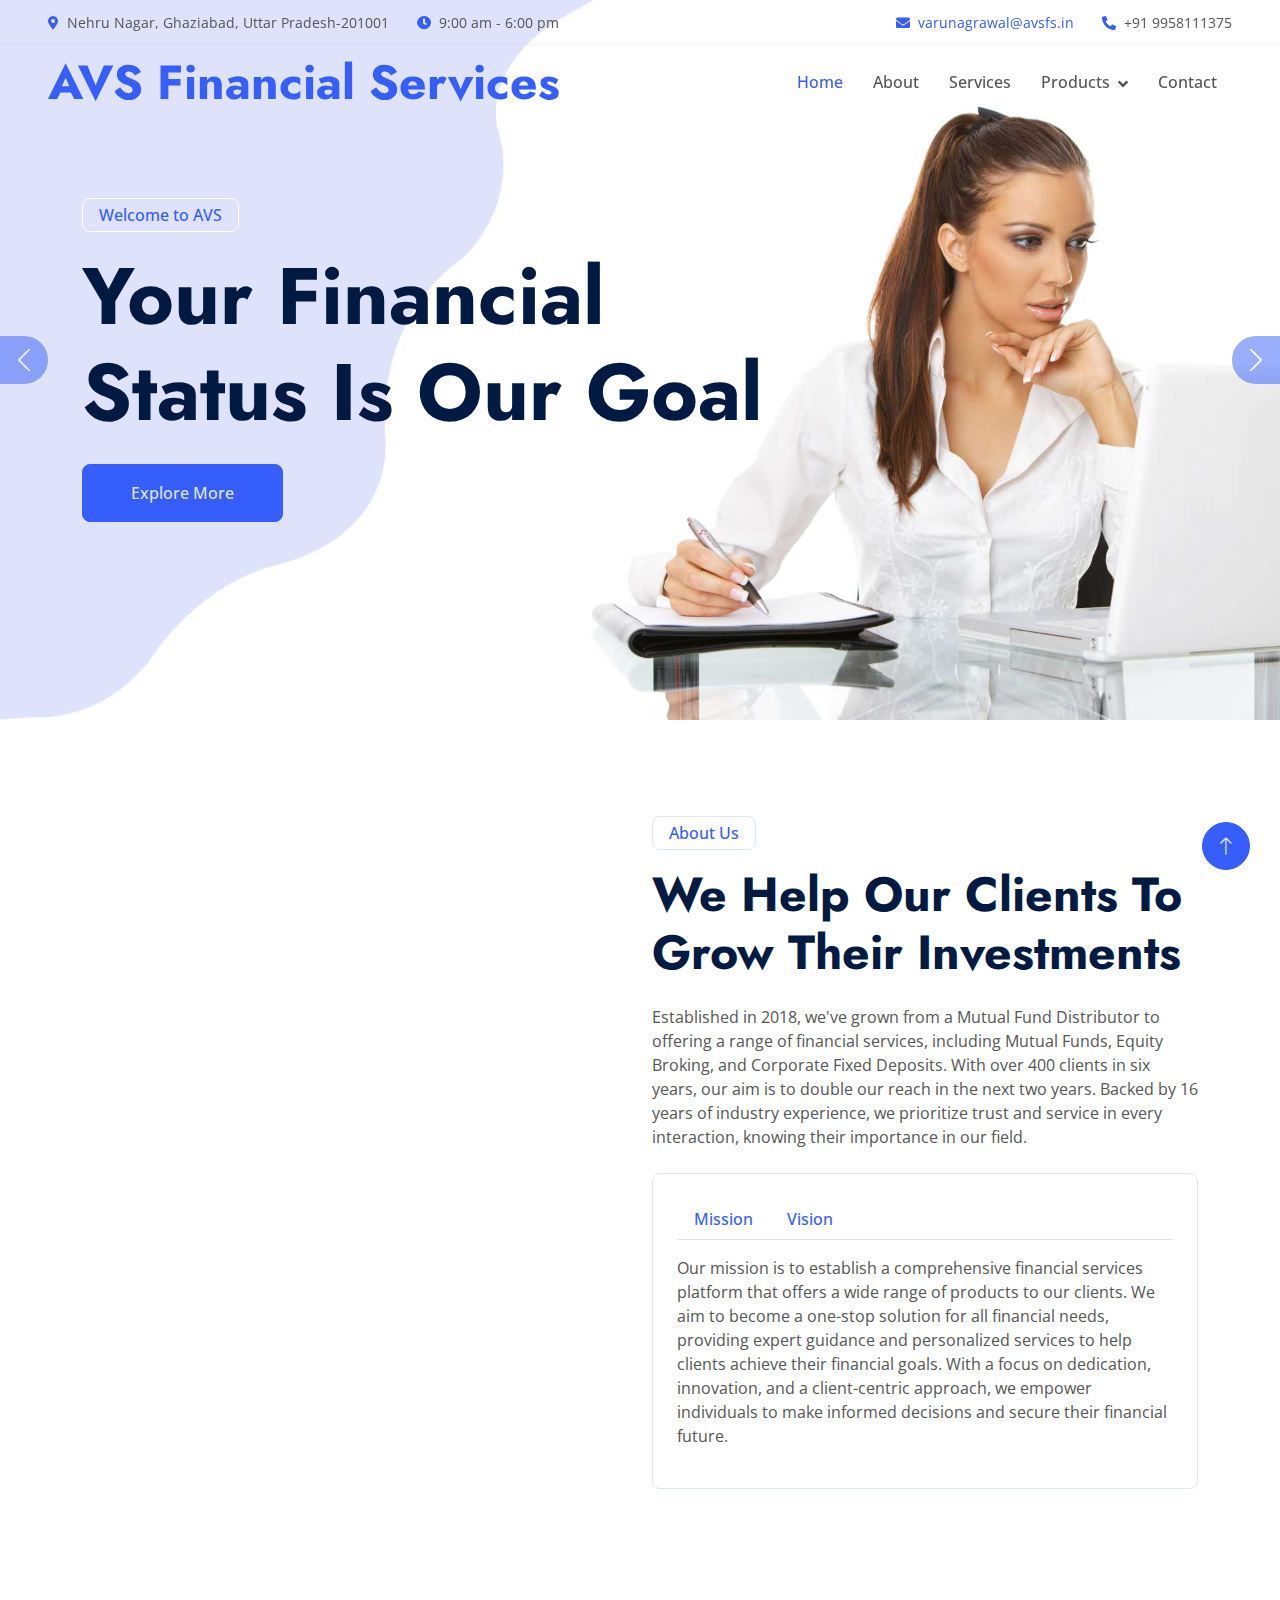
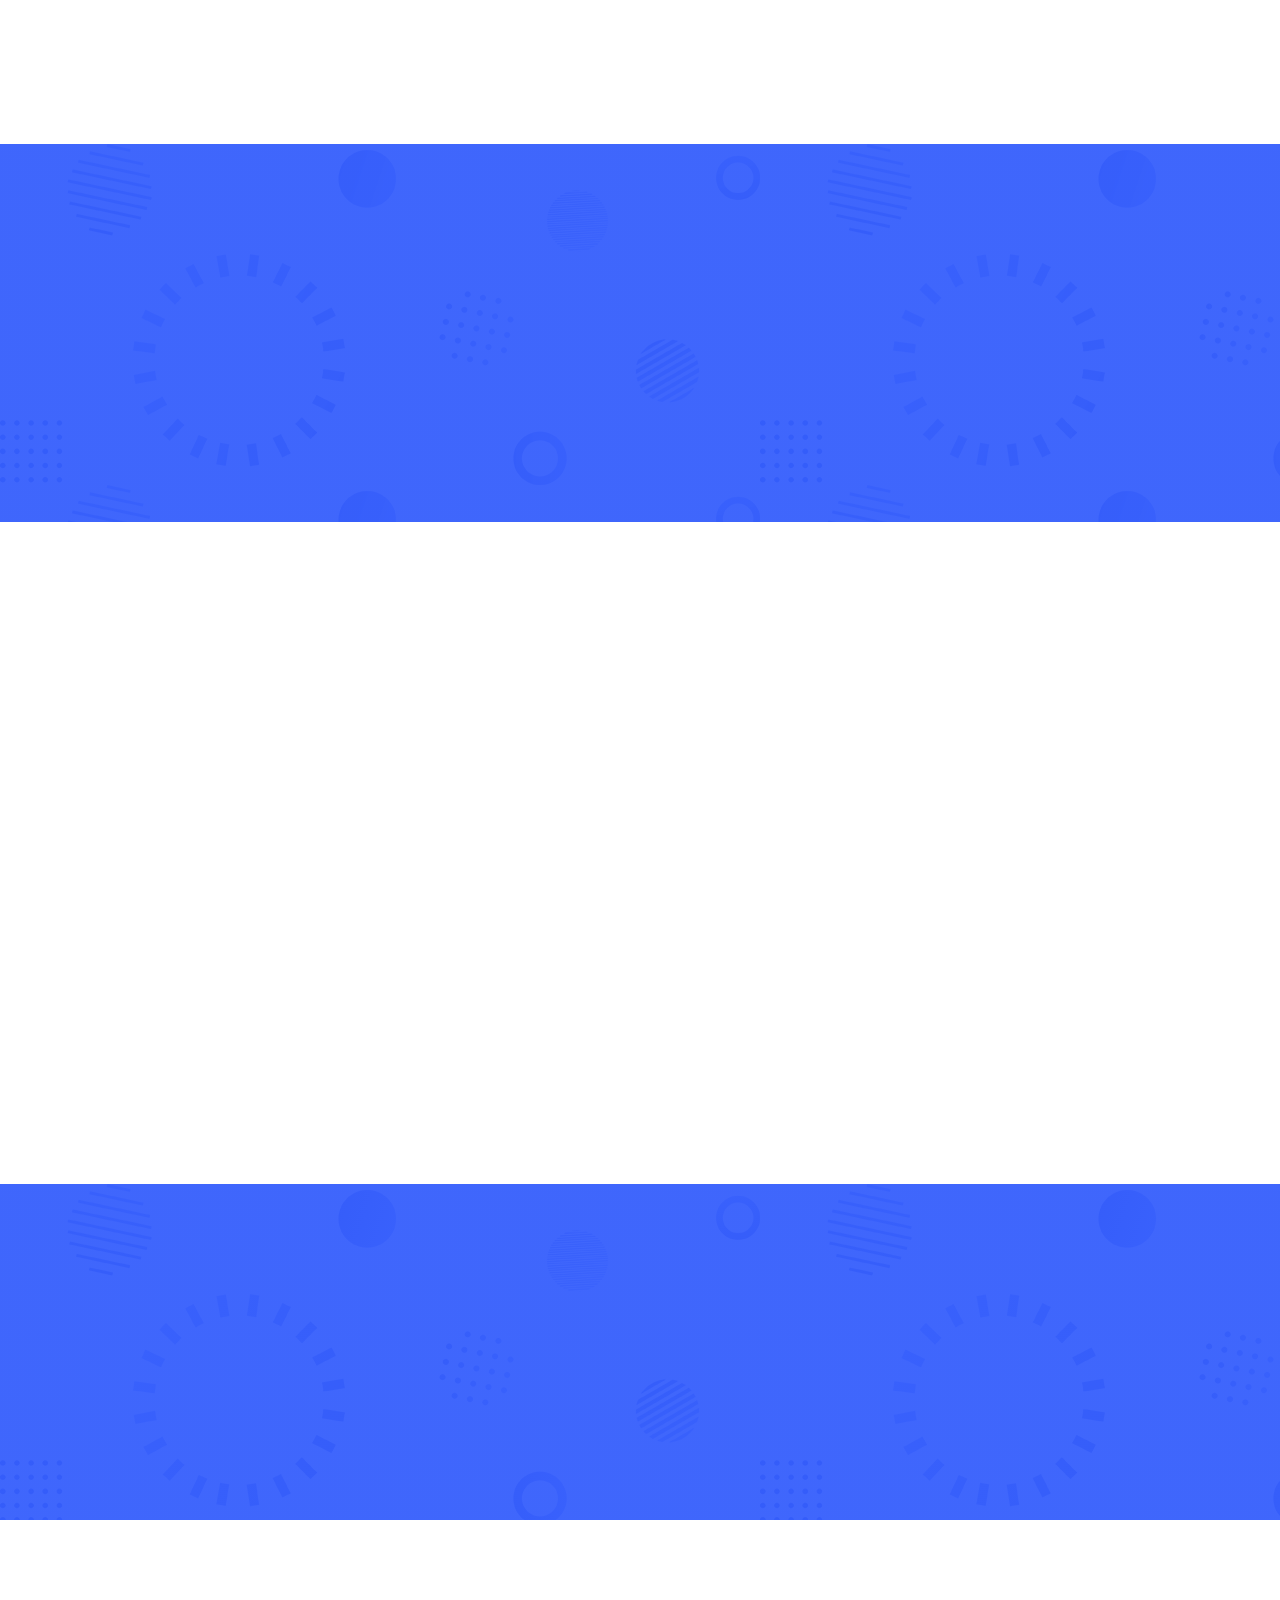
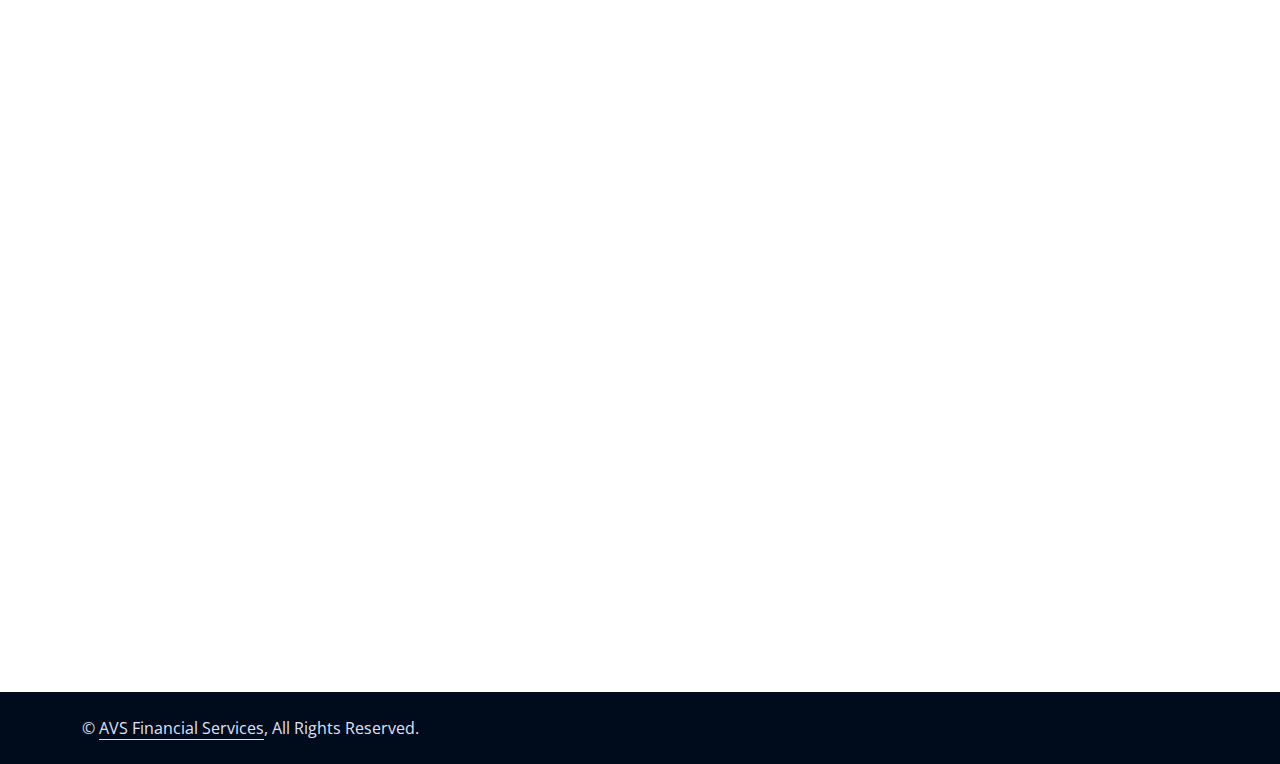
<file: index.html>
<!DOCTYPE html>
<html lang="en">

<head>
    <meta charset="utf-8">
    <title>AVS Financial Services</title>
    <meta content="width=device-width, initial-scale=1.0" name="viewport">
    <meta content="" name="keywords">
    <meta content="" name="description">

    <!-- Favicon -->
    <link href="img/favicon.ico" rel="icon">

    <!-- Google Web Fonts -->
    <link rel="preconnect" href="https://fonts.googleapis.com">
    <link rel="preconnect" href="https://fonts.gstatic.com" crossorigin>
    <link
        href="https://fonts.googleapis.com/css2?family=Jost:wght@500;600;700&family=Open+Sans:wght@400;500&display=swap"
        rel="stylesheet">

    <!-- Icon Font Stylesheet -->
    <link href="https://cdnjs.cloudflare.com/ajax/libs/font-awesome/5.10.0/css/all.min.css" rel="stylesheet">
    <link href="https://cdn.jsdelivr.net/npm/bootstrap-icons@1.4.1/font/bootstrap-icons.css" rel="stylesheet">

    <!-- Libraries Stylesheet -->
    <link href="lib/animate/animate.min.css" rel="stylesheet">
    <link href="lib/owlcarousel/assets/owl.carousel.min.css" rel="stylesheet">

    <!-- Customized Bootstrap Stylesheet -->
    <link href="css/bootstrap.min.css" rel="stylesheet">

    <!-- Template Stylesheet -->
    <link href="css/style.css" rel="stylesheet">
</head>

<body>
    <!-- Spinner Start -->
    <div id="spinner"
        class="show bg-white position-fixed translate-middle w-100 vh-100 top-50 start-50 d-flex align-items-center justify-content-center">
        <div class="spinner-border text-primary" role="status" style="width: 3rem; height: 3rem;"></div>
    </div>
    <!-- Spinner End -->


    <!-- Navbar Start -->
    <div class="container-fluid fixed-top px-0 wow fadeIn" data-wow-delay="0.1s">
        <div class="top-bar row gx-0 align-items-center d-none d-lg-flex">
            <div class="col-lg-6 px-5 text-start">
                <small><i class="fa fa-map-marker-alt text-primary me-2"></i>Nehru Nagar,
                    Ghaziabad, Uttar Pradesh-201001</small>
                <small class="ms-4"><i class="fa fa-clock text-primary me-2"></i>9:00 am - 6:00 pm</small>
            </div>
            <div class="col-lg-6 px-5 text-end">
                <small><i class="fa fa-envelope text-primary me-2"></i><a
                        href="mailto:varunagrawal@avsfs.in">varunagrawal@avsfs.in</a></small>
                <small class="ms-4"><i class="fa fa-phone-alt text-primary me-2"></i>+91 9958111375</small>
            </div>
        </div>

        <nav class="navbar navbar-expand-lg navbar-light py-lg-0 px-lg-5 wow fadeIn" data-wow-delay="0.1s">
            <a href="index.html" class="navbar-brand ms-4 ms-lg-0">
                <h1 class="display-5 text-primary m-0">AVS Financial Services</h1>
            </a>
            <button type="button" class="navbar-toggler me-4" data-bs-toggle="collapse"
                data-bs-target="#navbarCollapse">
                <span class="navbar-toggler-icon"></span>
            </button>
            <div class="collapse navbar-collapse" id="navbarCollapse">
                <div class="navbar-nav ms-auto p-4 p-lg-0">
                    <a href="index.html" class="nav-item nav-link active">Home</a>
                    <a href="#about" class="nav-item nav-link">About</a>
                    <a href="#service" class="nav-item nav-link">Services</a>
                    <div class="nav-item dropdown">
                        <a href="#" class="nav-link dropdown-toggle" data-bs-toggle="dropdown">Products</a>
                        <div class="dropdown-menu border-0 m-0">
                            <a href="mf.html" class="dropdown-item">Mutual Fund</a>
                            <a href="demat.html" class="dropdown-item">Demat</a>
                            <a href="fd.html" class="dropdown-item">FD</a>
                            <a href="lic.html" class="dropdown-item">LIC</a>
                            <a href="hi.html" class="dropdown-item">HI</a>
                            <a href="nps.html" class="dropdown-item">NPS/PPF</a>
                        </div>
                    </div>
                    <a href="contact.html" class="nav-item nav-link">Contact</a>
                </div>
                <!--
                <div class="d-none d-lg-flex ms-2">
                    <a class="btn btn-light btn-sm-square rounded-circle ms-3" href="">
                        <small class="fab fa-facebook-f text-primary"></small>
                    </a>
                    <a class="btn btn-light btn-sm-square rounded-circle ms-3" href="">
                        <small class="fab fa-twitter text-primary"></small>
                    </a>
                    <a class="btn btn-light btn-sm-square rounded-circle ms-3" href="">
                        <small class="fab fa-linkedin-in text-primary"></small>
                    </a>
                </div>
                -->
            </div>
        </nav>
    </div>
    <!-- Navbar End -->


    <!-- Carousel Start -->
    <div class="container-fluid p-0 mb-5 wow fadeIn" data-wow-delay="0.1s">
        <div id="header-carousel" class="carousel slide carousel-fade" data-bs-ride="carousel">
            <div class="carousel-inner">
                <div class="carousel-item active">
                    <img class="w-100" src="img/carousel-1.jpg" alt="Image">
                    <div class="carousel-caption">
                        <div class="container">
                            <div class="row justify-content-start">
                                <div class="col-lg-8">
                                    <p
                                        class="d-inline-block border border-white rounded text-primary fw-semi-bold py-1 px-3 animated slideInDown">
                                        Welcome to AVS</p>
                                    <h1 class="display-1 mb-4 animated slideInDown">Your Financial Status Is Our Goal
                                    </h1>
                                    <a href="" class="btn btn-primary py-3 px-5 animated slideInDown">Explore More</a>
                                </div>
                            </div>
                        </div>
                    </div>
                </div>
                <div class="carousel-item">
                    <img class="w-100" src="img/carousel-2.jpg" alt="Image">
                    <div class="carousel-caption">
                        <div class="container">
                            <div class="row justify-content-start">
                                <div class="col-lg-7">
                                    <p
                                        class="d-inline-block border border-white rounded text-primary fw-semi-bold py-1 px-3 animated slideInDown">
                                        Welcome to AVS</p>
                                    <h1 class="display-1 mb-4 animated slideInDown">True Financial Support For You</h1>
                                    <a href="" class="btn btn-primary py-3 px-5 animated slideInDown">Explore More</a>
                                </div>
                            </div>
                        </div>
                    </div>
                </div>
            </div>
            <button class="carousel-control-prev" type="button" data-bs-target="#header-carousel" data-bs-slide="prev">
                <span class="carousel-control-prev-icon" aria-hidden="true"></span>
                <span class="visually-hidden">Previous</span>
            </button>
            <button class="carousel-control-next" type="button" data-bs-target="#header-carousel" data-bs-slide="next">
                <span class="carousel-control-next-icon" aria-hidden="true"></span>
                <span class="visually-hidden">Next</span>
            </button>
        </div>
    </div>
    <!-- Carousel End -->

    <div id="about">
        <!-- About Start -->
        <div class="container-xxl py-5">
            <div class="container">
                <div class="row g-4 align-items-end mb-4">
                    <div class="col-lg-6 wow fadeInUp" data-wow-delay="0.1s">
                        <img class="img-fluid rounded" src="img/about.jpg">
                    </div>
                    <div class="col-lg-6 wow fadeInUp" data-wow-delay="0.3s">
                        <p class="d-inline-block border rounded text-primary fw-semi-bold py-1 px-3">About Us</p>
                        <h1 class="display-5 mb-4">We Help Our Clients To Grow Their Investments</h1>
                        <p class="mb-4">Established in 2018, we've grown from a Mutual Fund Distributor to offering a
                            range
                            of financial services, including Mutual Funds, Equity Broking, and Corporate Fixed Deposits.
                            With over 400 clients in six years, our aim is to double our reach in the next two years.
                            Backed
                            by 16 years of industry experience, we prioritize trust and service in every interaction,
                            knowing their importance in our field.

                        </p>
                        <div class="border rounded p-4">
                            <nav>
                                <div class="nav nav-tabs mb-3" id="nav-tab" role="tablist">

                                    <button class="nav-link fw-semi-bold" id="nav-mission-tab" data-bs-toggle="tab"
                                        data-bs-target="#nav-mission" type="button" role="tab"
                                        aria-controls="nav-mission" aria-selected="false">Mission</button>
                                    <button class="nav-link fw-semi-bold" id="nav-vision-tab" data-bs-toggle="tab"
                                        data-bs-target="#nav-vision" type="button" role="tab" aria-controls="nav-vision"
                                        aria-selected="false">Vision</button>
                                </div>
                            </nav>
                            <div class="tab-content" id="nav-tabContent">

                                <div class="tab-pane fade show active" id="nav-mission" role="tabpanel"
                                    aria-labelledby="nav-mission-tab">
                                    <p>Our mission is to establish a comprehensive financial services platform that
                                        offers a wide range of products to our clients. We aim to become a one-stop
                                        solution for all financial needs, providing expert guidance and personalized
                                        services to help clients achieve their financial goals. With a focus on
                                        dedication, innovation, and a client-centric approach, we empower individuals to
                                        make informed decisions and secure their financial future.</p>

                                </div>
                                <div class="tab-pane fade" id="nav-vision" role="tabpanel"
                                    aria-labelledby="nav-vision-tab">
                                    <p>Our vision is to transform the financial services industry by creating a seamless
                                        and accessible platform that simplifies the complexities of investing. We see a
                                        future where everyone can build wealth and achieve financial independence with
                                        confidence. By leveraging technology and expertise, we strive to set new
                                        standards of excellence, making quality advice and services available to all,
                                        and promoting a culture of financial literacy and empowerment. Together, we
                                        envision a brighter financial future for everyone.</p>

                                </div>
                            </div>
                        </div>
                    </div>
                </div>
                <div class="border rounded p-4 wow fadeInUp" data-wow-delay="0.1s">
                    <div class="row g-4">
                        <div class="col-lg-4 wow fadeIn" data-wow-delay="0.1s">
                            <div class="h-100">
                                <div class="d-flex">
                                    <div class="flex-shrink-0 btn-lg-square rounded-circle bg-primary">
                                        <i class="fa fa-times text-white"></i>
                                    </div>
                                    <div class="ps-3">
                                        <h4>No Hidden Cost</h4>
                                        <span>Transparent pricing with no surprises</span>
                                    </div>
                                    <div class="border-end d-none d-lg-block"></div>
                                </div>
                                <div class="border-bottom mt-4 d-block d-lg-none"></div>
                            </div>
                        </div>
                        <div class="col-lg-4 wow fadeIn" data-wow-delay="0.3s">
                            <div class="h-100">
                                <div class="d-flex">
                                    <div class="flex-shrink-0 btn-lg-square rounded-circle bg-primary">
                                        <i class="fa fa-users text-white"></i>
                                    </div>
                                    <div class="ps-3">
                                        <h4>Dedicated Support</h4>
                                        <span>Personalized assistance whenever you need it</span>
                                    </div>
                                    <div class="border-end d-none d-lg-block"></div>
                                </div>
                                <div class="border-bottom mt-4 d-block d-lg-none"></div>
                            </div>
                        </div>
                        <div class="col-lg-4 wow fadeIn" data-wow-delay="0.5s">
                            <div class="h-100">
                                <div class="d-flex">
                                    <div class="flex-shrink-0 btn-lg-square rounded-circle bg-primary">
                                        <i class="fa fa-phone text-white"></i>
                                    </div>
                                    <div class="ps-3">
                                        <h4>24/7 Available</h4>
                                        <span>Round-the-clock service and support</span>
                                    </div>
                                </div>
                            </div>
                        </div>
                    </div>
                </div>
            </div>
        </div>
        <!-- About End -->


        <!--Facts Start -->
        <div class="container-fluid facts my-5 py-5">
            <div class="container py-5">
                <div class="row g-5 d-flex justify-content-between">
                    <div class="col-sm-6 col-lg-3 text-center wow fadeIn" data-wow-delay="0.1s">
                        <i class="fa fa-users fa-3x text-white mb-3"></i>
                        <h1 class="display-4 text-white" data-toggle="counter-up">400</h1>
                        <span class="fs-5 text-white">Clients</span>
                        <hr class="bg-white w-25 mx-auto mb-0">
                    </div>
                    <div class="col-sm-6 col-lg-3 text-center wow fadeIn" data-wow-delay="0.3s">
                        <i class="fa fa-check fa-3x text-white mb-3"></i>
                        <h1 class="display-4 text-white" data-toggle="counter-up">16</h1>
                        <span class="fs-5 text-white">Years Of Experience</span>
                        <hr class="bg-white w-25 mx-auto mb-0">
                    </div>
                    <div class="col-sm-6 col-lg-3 text-center wow fadeIn" data-wow-delay="0.7s">
                        <i class="fa fa-award fa-3x text-white mb-3"></i>
                        <h1 class="display-4 text-white" data-toggle="counter-up">20</h1>
                        <span class="fs-5 text-white">Cr Aum</span>
                        <hr class="bg-white w-25 mx-auto mb-0">
                    </div>
                </div>
            </div>
        </div>
        <!-- Facts End -->

    </div>

    <div id="service">
        <!-- Features Start -->
        <div class="container-xxl feature py-5">
            <div class="container">
                <div class="row g-5 align-items-center">
                    <div class="col-lg-6 wow fadeInUp" data-wow-delay="0.1s">
                        <p class="d-inline-block border rounded text-primary fw-semi-bold py-1 px-3">Why Choosing Us!
                        </p>
                        <h1 class="display-5 mb-4">Few Reasons Why People Choosing Us!</h1>
                        <p class="mb-4">Experience unparalleled service and support tailored to your needs. Our
                            commitment
                            to transparency and excellence ensures you get the best value and peace of mind. Discover
                            the
                            unique advantages that make us the preferred choice for countless satisfied clients.
                        </p>
                        <!--<a class="btn btn-primary py-3 px-5" href="">Explore More</a>-->
                    </div>
                    <div class="col-lg-6">
                        <div class="row g-4 align-items-center">
                            <div class="col-md-6">
                                <div class="row g-4">
                                    <div class="col-12 wow fadeIn" data-wow-delay="0.3s">
                                        <div class="feature-box border rounded p-4">
                                            <i class="fa fa-check fa-3x text-primary mb-3"></i>
                                            <h4 class="mb-3">Fast Executions</h4>
                                            <p class="mb-3">Quick and efficient transactions</p>
                                            <!-- <a class="fw-semi-bold" href="">Read More <i
                                                class="fa fa-arrow-right ms-1"></i></a> -->
                                        </div>
                                    </div>
                                    <div class="col-12 wow fadeIn" data-wow-delay="0.5s">
                                        <div class="feature-box border rounded p-4">
                                            <i class="fa fa-check fa-3x text-primary mb-3"></i>
                                            <h4 class="mb-3">Guide & Support</h4>
                                            <p class="mb-3">Expert advice and continuous support</p>
                                            <!-- <a class="fw-semi-bold" href="">Read More <i
                                                class="fa fa-arrow-right ms-1"></i></a> -->
                                        </div>
                                    </div>
                                </div>
                            </div>
                            <div class="col-md-6 wow fadeIn" data-wow-delay="0.7s">
                                <div class="feature-box border rounded p-4">
                                    <i class="fa fa-check fa-3x text-primary mb-3"></i>
                                    <h4 class="mb-3">Financial Secure</h4>
                                    <p class="mb-3">Ensuring your financial safety</p>
                                    <!--<a class="fw-semi-bold" href="">Read More <i class="fa fa-arrow-right ms-1"></i></a>-->
                                </div>
                            </div>
                        </div>
                    </div>
                </div>
            </div>
        </div>
        <!-- Features End -->

        <!-- 
        Service Start 
    <div class="container-xxl service py-5">
        <div class="container">
            <div class="text-center mx-auto wow fadeInUp" data-wow-delay="0.1s" style="max-width: 600px;">
                <p class="d-inline-block border rounded text-primary fw-semi-bold py-1 px-3">Our Services</p>
                <h1 class="display-5 mb-5">Awesome Financial Services For Business</h1>
            </div>
            <div class="row g-4 wow fadeInUp" data-wow-delay="0.3s">
                <div class="col-lg-4">
                    <div class="nav nav-pills d-flex justify-content-between w-100 h-100 me-4">
                        <button class="nav-link w-100 d-flex align-items-center text-start border p-4 mb-4 active"
                            data-bs-toggle="pill" data-bs-target="#tab-pane-1" type="button">
                            <h5 class="m-0"><i class="fa fa-bars text-primary me-3"></i>Financial Planning</h5>
                        </button>
                        <button class="nav-link w-100 d-flex align-items-center text-start border p-4 mb-4"
                            data-bs-toggle="pill" data-bs-target="#tab-pane-2" type="button">
                            <h5 class="m-0"><i class="fa fa-bars text-primary me-3"></i>Cash Investment</h5>
                        </button>
                        <button class="nav-link w-100 d-flex align-items-center text-start border p-4 mb-4"
                            data-bs-toggle="pill" data-bs-target="#tab-pane-3" type="button">
                            <h5 class="m-0"><i class="fa fa-bars text-primary me-3"></i>Financial Consultancy</h5>
                        </button>
                        <button class="nav-link w-100 d-flex align-items-center text-start border p-4 mb-0"
                            data-bs-toggle="pill" data-bs-target="#tab-pane-4" type="button">
                            <h5 class="m-0"><i class="fa fa-bars text-primary me-3"></i>Business Loans</h5>
                        </button>
                    </div>
                </div>
                <div class="col-lg-8">
                    <div class="tab-content w-100">
                        <div class="tab-pane fade show active" id="tab-pane-1">
                            <div class="row g-4">
                                <div class="col-md-6" style="min-height: 350px;">
                                    <div class="position-relative h-100">
                                        <img class="position-absolute rounded w-100 h-100" src="img/service-1.jpg"
                                            style="object-fit: cover;" alt="">
                                    </div>
                                </div>
                                <div class="col-md-6">
                                    <h3 class="mb-4">6 Years Of Experience In Financial Support</h3>
                                    <p class="mb-4">With six years of dedicated experience in the financial sector, we
                                        have consistently delivered reliable and effective financial support to our
                                        clients. We are committed to providing personalized solutions to meet your
                                        unique needs.</p>
                                    <p><i class="fa fa-check text-primary me-3"></i>Secured Loans</p>
                                    <p><i class="fa fa-check text-primary me-3"></i>Credit Facilities</p>
                                    <p><i class="fa fa-check text-primary me-3"></i>Cash Advanced</p>
                                    <a href="" class="btn btn-primary py-3 px-5 mt-3">Read More</a>
                                </div>
                            </div>
                        </div>
                        <div class="tab-pane fade" id="tab-pane-2">
                            <div class="row g-4">
                                <div class="col-md-6" style="min-height: 350px;">
                                    <div class="position-relative h-100">
                                        <img class="position-absolute rounded w-100 h-100" src="img/service-2.jpg"
                                            style="object-fit: cover;" alt="">
                                    </div>
                                </div>
                                <div class="col-md-6">
                                    <h3 class="mb-4">25 Years Of Experience In Financial Support</h3>
                                    <p class="mb-4">Tempor erat elitr rebum at clita. Diam dolor diam ipsum sit. Aliqu
                                        diam amet diam et eos. Clita erat ipsum et lorem et sit, sed stet lorem sit
                                        clita duo justo erat amet.</p>
                                    <p><i class="fa fa-check text-primary me-3"></i>Secured Loans</p>
                                    <p><i class="fa fa-check text-primary me-3"></i>Credit Facilities</p>
                                    <p><i class="fa fa-check text-primary me-3"></i>Cash Advanced</p>
                                    <a href="" class="btn btn-primary py-3 px-5 mt-3">Read More</a>
                                </div>
                            </div>
                        </div>
                        <div class="tab-pane fade" id="tab-pane-3">
                            <div class="row g-4">
                                <div class="col-md-6" style="min-height: 350px;">
                                    <div class="position-relative h-100">
                                        <img class="position-absolute rounded w-100 h-100" src="img/service-3.jpg"
                                            style="object-fit: cover;" alt="">
                                    </div>
                                </div>
                                <div class="col-md-6">
                                    <h3 class="mb-4">25 Years Of Experience In Financial Support</h3>
                                    <p class="mb-4">Tempor erat elitr rebum at clita. Diam dolor diam ipsum sit. Aliqu
                                        diam amet diam et eos. Clita erat ipsum et lorem et sit, sed stet lorem sit
                                        clita duo justo erat amet.</p>
                                    <p><i class="fa fa-check text-primary me-3"></i>Secured Loans</p>
                                    <p><i class="fa fa-check text-primary me-3"></i>Credit Facilities</p>
                                    <p><i class="fa fa-check text-primary me-3"></i>Cash Advanced</p>
                                    <a href="" class="btn btn-primary py-3 px-5 mt-3">Read More</a>
                                </div>
                            </div>
                        </div>
                        <div class="tab-pane fade" id="tab-pane-4">
                            <div class="row g-4">
                                <div class="col-md-6" style="min-height: 350px;">
                                    <div class="position-relative h-100">
                                        <img class="position-absolute rounded w-100 h-100" src="img/service-4.jpg"
                                            style="object-fit: cover;" alt="">
                                    </div>
                                </div>
                                <div class="col-md-6">
                                    <h3 class="mb-4">25 Years Of Experience In Financial Support</h3>
                                    <p class="mb-4">Tempor erat elitr rebum at clita. Diam dolor diam ipsum sit. Aliqu
                                        diam amet diam et eos. Clita erat ipsum et lorem et sit, sed stet lorem sit
                                        clita duo justo erat amet.</p>
                                    <p><i class="fa fa-check text-primary me-3"></i>Secured Loans</p>
                                    <p><i class="fa fa-check text-primary me-3"></i>Credit Facilities</p>
                                    <p><i class="fa fa-check text-primary me-3"></i>Cash Advanced</p>
                                    <a href="" class="btn btn-primary py-3 px-5 mt-3">Read More</a>
                                </div>
                            </div>
                        </div>
                    </div>
                </div>
            </div>
        </div>
    </div>
     Service End 
     -->
    </div>

    <!-- Callback Start -->
    <div class="container-fluid callback my-5 pt-5">
        <div class="container pt-5">
            <div class="row justify-content-center">
                <div class="col-lg-7">
                    <div class="bg-white border rounded p-4 p-sm-5 wow fadeInUp" data-wow-delay="0.5s">
                        <div class="text-center mx-auto wow fadeInUp" data-wow-delay="0.1s" style="max-width: 600px;">
                            <p class="d-inline-block border rounded text-primary fw-semi-bold py-1 px-3">Get In Touch
                            </p>
                            <h1 class="display-5 mb-5">Request A Call-Back</h1>
                        </div>
                            
                        <form action="https://api.web3forms.com/submit" method="POST" class="row g-3">
                            <input type="hidden" name="access_key" value="c5c798a9-7135-4f67-a832-b46f7dc0f2d3">
                            <div class="col-sm-6">
                                <div class="form-floating">
                                    <input type="text" class="form-control" id="name" name="name" placeholder="Your Name">
                                    <label for="name">Your Name</label>
                                </div>
                            </div>
                            <div class="col-sm-6">
                                <div class="form-floating">
                                    <input type="email" class="form-control" id="mail" name="mail" placeholder="Your Email">
                                    <label for="mail">Your Email</label>
                                </div>
                            </div>
                            <div class="col-sm-6">
                                <div class="form-floating">
                                    <input type="text" class="form-control" id="mobile" name="mobile" placeholder="Your Mobile">
                                    <label for="mobile">Your Mobile</label>
                                </div>
                            </div>
                            <div class="col-sm-6">
                                <div class="form-floating">
                                    <input type="text" class="form-control" id="subject" name="subject" placeholder="Subject">
                                    <label for="subject">Subject</label>
                                </div>
                            </div>
                            <div class="col-12">
                                <div class="form-floating">
                                    <textarea class="form-control" placeholder="Leave a message here" id="message" name="message"
                                        style="height: 100px"></textarea>
                                    <label for="message">Message</label>
                                </div>
                            </div>
                            <div class="col-12 text-center">
                                <button class="btn btn-primary w-100 py-3" type="submit">Submit Now</button>
                            </div>
                        </form>
                    </div>
                </div>
            </div>
        </div>
    </div>
    <!-- Callback End -->


    <!-- 
    Projects Start 
    <div class="container-xxl py-5">
        <div class="container">
            <div class="text-center mx-auto wow fadeInUp" data-wow-delay="0.1s" style="max-width: 600px;">
                <p class="d-inline-block border rounded text-primary fw-semi-bold py-1 px-3">Our Projects</p>
                <h1 class="display-5 mb-5">We Have Completed Latest Projects</h1>
            </div>
            <div class="owl-carousel project-carousel wow fadeInUp" data-wow-delay="0.3s">
                <div class="project-item pe-5 pb-5">
                    <div class="project-img mb-3">
                        <img class="img-fluid rounded" src="img/service-1.jpg" alt="">
                        <a href=""><i class="fa fa-link fa-3x text-primary"></i></a>
                    </div>
                    <div class="project-title">
                        <h4 class="mb-0">Financial Planning</h4>
                    </div>
                </div>
                <div class="project-item pe-5 pb-5">
                    <div class="project-img mb-3">
                        <img class="img-fluid rounded" src="img/service-2.jpg" alt="">
                        <a href=""><i class="fa fa-link fa-3x text-primary"></i></a>
                    </div>
                    <div class="project-title">
                        <h4 class="mb-0">Cash Investment</h4>
                    </div>
                </div>
                <div class="project-item pe-5 pb-5">
                    <div class="project-img mb-3">
                        <img class="img-fluid rounded" src="img/service-3.jpg" alt="">
                        <a href=""><i class="fa fa-link fa-3x text-primary"></i></a>
                    </div>
                    <div class="project-title">
                        <h4 class="mb-0">Financial Consultancy</h4>
                    </div>
                </div>
                <div class="project-item pe-5 pb-5">
                    <div class="project-img mb-3">
                        <img class="img-fluid rounded" src="img/service-4.jpg" alt="">
                        <a href=""><i class="fa fa-link fa-3x text-primary"></i></a>
                    </div>
                    <div class="project-title">
                        <h4 class="mb-0">Business Loans</h4>
                    </div>
                </div>
            </div>
        </div>
    </div>
    Projects End
 -->


    <!--
  Team Start 
    <div class="container-xxl py-5">
        <div class="container">
            <div class="text-center mx-auto wow fadeInUp" data-wow-delay="0.1s" style="max-width: 600px;">
                <p class="d-inline-block border rounded text-primary fw-semi-bold py-1 px-3">Our Team</p>
                <h1 class="display-5 mb-5">Exclusive Team</h1>
            </div>
            <div class="row g-4">
                <div class="col-lg-4 col-md-6 wow fadeInUp" data-wow-delay="0.1s">
                    <div class="team-item">
                        <img class="img-fluid rounded" src="img/team-1.jpg" alt="">
                        <div class="team-text">
                            <h4 class="mb-0">Kate Winslet</h4>
                            <div class="team-social d-flex">
                                <a class="btn btn-square rounded-circle mx-1" href=""><i
                                        class="fab fa-facebook-f"></i></a>
                                <a class="btn btn-square rounded-circle mx-1" href=""><i class="fab fa-twitter"></i></a>
                                <a class="btn btn-square rounded-circle mx-1" href=""><i
                                        class="fab fa-instagram"></i></a>
                            </div>
                        </div>
                    </div>
                </div>
                <div class="col-lg-4 col-md-6 wow fadeInUp" data-wow-delay="0.3s">
                    <div class="team-item">
                        <img class="img-fluid rounded" src="img/team-2.jpg" alt="">
                        <div class="team-text">
                            <h4 class="mb-0">Jac Jacson</h4>
                            <div class="team-social d-flex">
                                <a class="btn btn-square rounded-circle mx-1" href=""><i
                                        class="fab fa-facebook-f"></i></a>
                                <a class="btn btn-square rounded-circle mx-1" href=""><i class="fab fa-twitter"></i></a>
                                <a class="btn btn-square rounded-circle mx-1" href=""><i
                                        class="fab fa-instagram"></i></a>
                            </div>
                        </div>
                    </div>
                </div>
                <div class="col-lg-4 col-md-6 wow fadeInUp" data-wow-delay="0.5s">
                    <div class="team-item">
                        <img class="img-fluid rounded" src="img/team-3.jpg" alt="">
                        <div class="team-text">
                            <h4 class="mb-0">Doris Jordan</h4>
                            <div class="team-social d-flex">
                                <a class="btn btn-square rounded-circle mx-1" href=""><i
                                        class="fab fa-facebook-f"></i></a>
                                <a class="btn btn-square rounded-circle mx-1" href=""><i class="fab fa-twitter"></i></a>
                                <a class="btn btn-square rounded-circle mx-1" href=""><i
                                        class="fab fa-instagram"></i></a>
                            </div>
                        </div>
                    </div>
                </div>
            </div>
        </div>
    </div>
Team End -->


    <!--
 Testimonial Start 
    <div class="container-xxl py-5">
        <div class="container">
            <div class="text-center mx-auto wow fadeInUp" data-wow-delay="0.1s" style="max-width: 600px;">
                <p class="d-inline-block border rounded text-primary fw-semi-bold py-1 px-3">Testimonial</p>
                <h1 class="display-5 mb-5">What Our Clients Say!</h1>
            </div>
            <div class="owl-carousel testimonial-carousel wow fadeInUp" data-wow-delay="0.3s">
                <div class="testimonial-item">
                    <div class="testimonial-text border rounded p-4 pt-5 mb-5">
                        <div class="btn-square bg-white border rounded-circle">
                            <i class="fa fa-quote-right fa-2x text-primary"></i>
                        </div>
                        Dolores sed duo clita tempor justo dolor et stet lorem kasd labore dolore lorem ipsum. At lorem
                        lorem magna ut et, nonumy et labore et tempor diam tempor erat.
                    </div>
                    <img class="rounded-circle mb-3" src="img/testimonial-1.jpg" alt="">
                    <h4>Client Name</h4>
                    <span>Profession</span>
                </div>
                <div class="testimonial-item">
                    <div class="testimonial-text border rounded p-4 pt-5 mb-5">
                        <div class="btn-square bg-white border rounded-circle">
                            <i class="fa fa-quote-right fa-2x text-primary"></i>
                        </div>
                        Dolores sed duo clita tempor justo dolor et stet lorem kasd labore dolore lorem ipsum. At lorem
                        lorem magna ut et, nonumy et labore et tempor diam tempor erat.
                    </div>
                    <img class="rounded-circle mb-3" src="img/testimonial-2.jpg" alt="">
                    <h4>Client Name</h4>
                    <span>Profession</span>
                </div>
                <div class="testimonial-item">
                    <div class="testimonial-text border rounded p-4 pt-5 mb-5">
                        <div class="btn-square bg-white border rounded-circle">
                            <i class="fa fa-quote-right fa-2x text-primary"></i>
                        </div>
                        Dolores sed duo clita tempor justo dolor et stet lorem kasd labore dolore lorem ipsum. At lorem
                        lorem magna ut et, nonumy et labore et tempor diam tempor erat.
                    </div>
                    <img class="rounded-circle mb-3" src="img/testimonial-3.jpg" alt="">
                    <h4>Client Name</h4>
                    <span>Profession</span>
                </div>
                <div class="testimonial-item">
                    <div class="testimonial-text border rounded p-4 pt-5 mb-5">
                        <div class="btn-square bg-white border rounded-circle">
                            <i class="fa fa-quote-right fa-2x text-primary"></i>
                        </div>
                        Dolores sed duo clita tempor justo dolor et stet lorem kasd labore dolore lorem ipsum. At lorem
                        lorem magna ut et, nonumy et labore et tempor diam tempor erat.
                    </div>
                    <img class="rounded-circle mb-3" src="img/testimonial-4.jpg" alt="">
                    <h4>Client Name</h4>
                    <span>Profession</span>
                </div>
            </div>
        </div>
    </div>
    Testimonial End
    -->


    <!-- Footer Start -->
    <div class="container-fluid bg-dark text-light footer mt-5 py-5 wow fadeIn" id="footer" data-wow-delay="0.1s">
        <div class="container py-5">
            <div class="row g-5">
                <div class="col-lg-3 col-md-6">
                    <h4 class="text-white mb-4">Our Office</h4>
                    <p class="mb-2"><i class="fa fa-map-marker-alt me-3"></i>164, Block-E, <br>Nehru Nagar - IIIrd,
                        Ghaziabad, Uttar Pradesh-201001</p>
                    <p class="mb-2"><i class="fa fa-phone-alt me-3"></i>+91 9958111375</p>
                    <p class="mb-2"><i class="fa fa-envelope me-3"></i><a
                            href="mailto:varunagrawal@avsfs.in">varunagrawal@avsfs.in</a></p>
                    <!--
                    <div class="d-flex pt-2">
                        <a class="btn btn-square btn-outline-light rounded-circle me-2" href=""><i
                                class="fab fa-twitter"></i></a>
                        <a class="btn btn-square btn-outline-light rounded-circle me-2" href=""><i
                                class="fab fa-facebook-f"></i></a>
                        <a class="btn btn-square btn-outline-light rounded-circle me-2" href=""><i
                                class="fab fa-youtube"></i></a>
                        <a class="btn btn-square btn-outline-light rounded-circle me-2" href=""><i
                                class="fab fa-linkedin-in"></i></a>
                    </div>
                    -->
                </div>
                <div class="col-lg-3 col-md-6">
                    <h4 class="text-white mb-4">Services</h4>
                    <a class="btn btn-link" href="">Financial Planning</a>
                    <a class="btn btn-link" href="">Investment</a>
                    <!--<a class="btn btn-link" href="">Financial Consultancy</a>
                    <a class="btn btn-link" href="">Business Loans</a>
                    <a class="btn btn-link" href="">Business Analysis</a>-->
                </div>
                <div class="col-lg-3 col-md-6">
                    <h4 class="text-white mb-4">Quick Links</h4>
                    <a class="btn btn-link" href="index.html#about">About Us</a>
                    <a class="btn btn-link" href="contact.html">Contact Us</a>
                    <a class="btn btn-link" href="index.html#service">Our Services</a>
                </div>
                <!--
                <div class="col-lg-3 col-md-6">
                    <h4 class="text-white mb-4">Newsletter</h4>
                    <p>Dolor amet sit justo amet elitr clita ipsum elitr est.</p>
                    <div class="position-relative w-100">
                        <input class="form-control bg-white border-0 w-100 py-3 ps-4 pe-5" type="text"
                            placeholder="Your email">
                        <button type="button"
                            class="btn btn-primary py-2 position-absolute top-0 end-0 mt-2 me-2">SignUp</button>
                    </div>
                </div>
                -->
            </div>
        </div>
    </div>
    <!-- Footer End -->


    <!-- Copyright Start -->
    <div class="container-fluid copyright py-4">
        <div class="container">
            <div class="row">
                <div class="col-md-6 text-center text-md-start mb-3 mb-md-0">
                    &copy; <a class="border-bottom" href="#">AVS Financial Services</a>, All Rights Reserved.

                </div>
            </div>
        </div>
    </div>
    <!-- Copyright End -->


    <!-- Back to Top -->
    <a href="#" class="btn btn-lg btn-primary btn-lg-square rounded-circle back-to-top"><i
            class="bi bi-arrow-up"></i></a>


    <!-- JavaScript Libraries -->
    <script src="https://code.jquery.com/jquery-3.4.1.min.js"></script>
    <script src="https://cdn.jsdelivr.net/npm/bootstrap@5.0.0/dist/js/bootstrap.bundle.min.js"></script>
    <script src="lib/wow/wow.min.js"></script>
    <script src="lib/easing/easing.min.js"></script>
    <script src="lib/waypoints/waypoints.min.js"></script>
    <script src="lib/owlcarousel/owl.carousel.min.js"></script>
    <script src="lib/counterup/counterup.min.js"></script>

    <!-- Template Javascript -->
    <script src="js/main.js"></script>
</body>

</html>
</file>
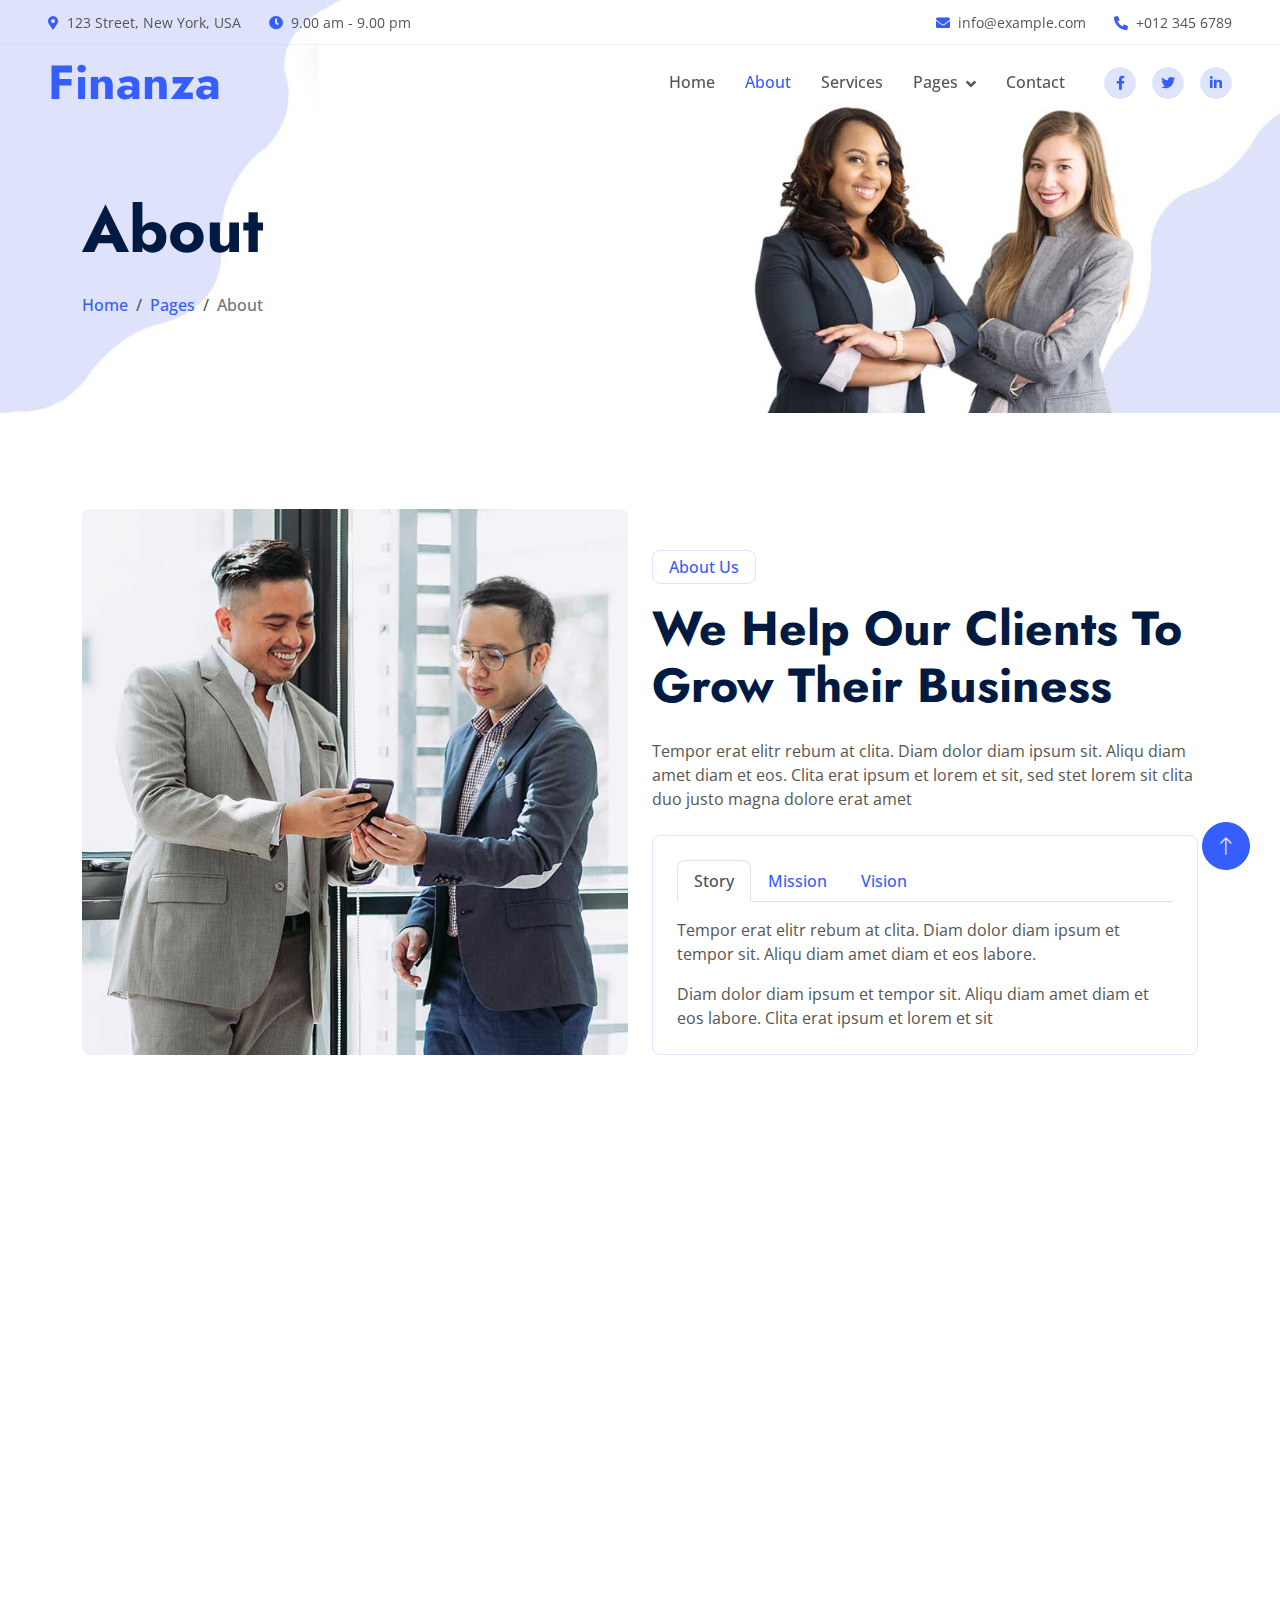
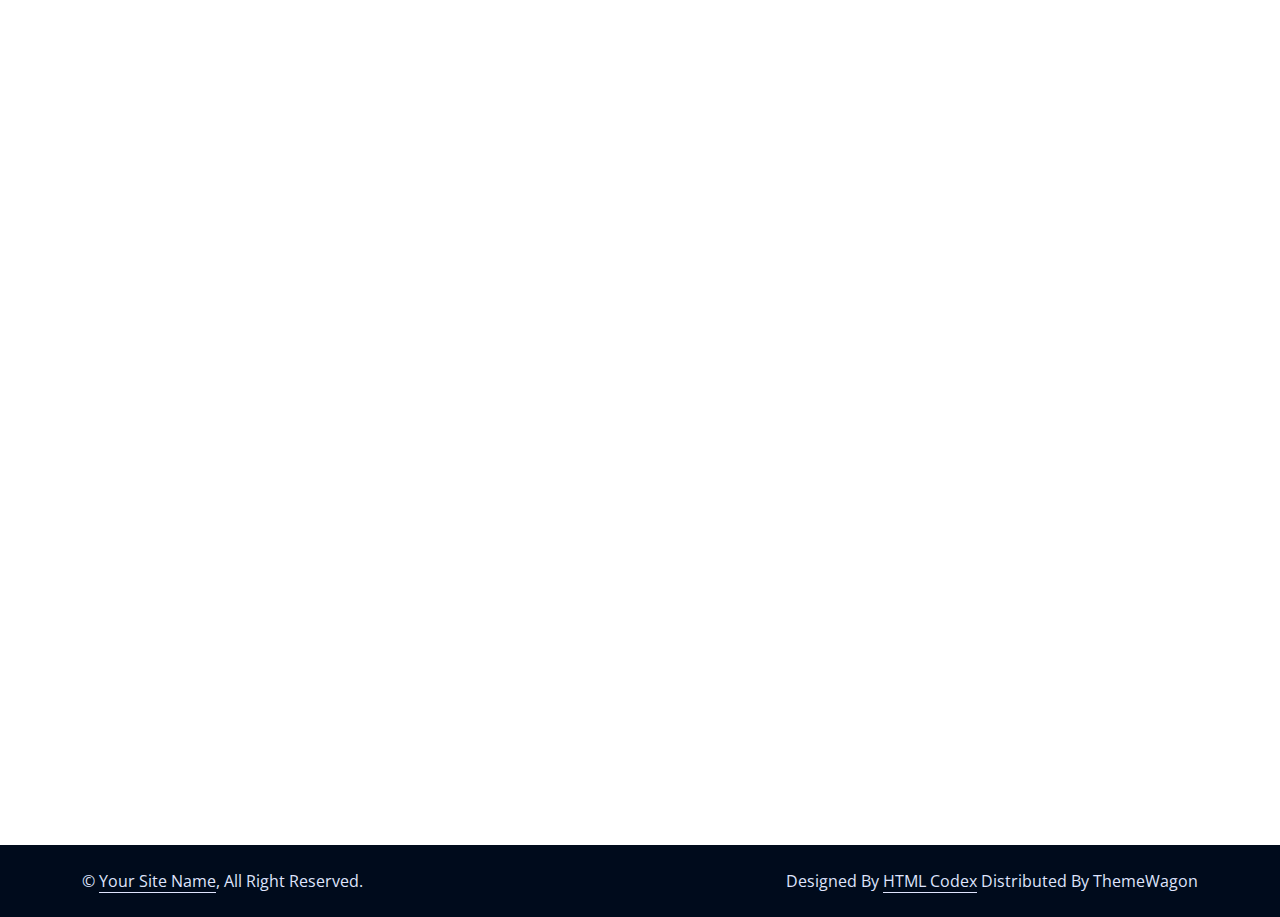
<file: about.html>
<!DOCTYPE html>
<html lang="en">

<head>
    <meta charset="utf-8">
    <title>Finanza - Financial Services Website Template</title>
    <meta content="width=device-width, initial-scale=1.0" name="viewport">
    <meta content="" name="keywords">
    <meta content="" name="description">

    <!-- Favicon -->
    <link href="img/favicon.ico" rel="icon">

    <!-- Google Web Fonts -->
    <link rel="preconnect" href="https://fonts.googleapis.com">
    <link rel="preconnect" href="https://fonts.gstatic.com" crossorigin>
    <link
        href="https://fonts.googleapis.com/css2?family=Jost:wght@500;600;700&family=Open+Sans:wght@400;500&display=swap"
        rel="stylesheet">

    <!-- Icon Font Stylesheet -->
    <link href="https://cdnjs.cloudflare.com/ajax/libs/font-awesome/5.10.0/css/all.min.css" rel="stylesheet">
    <link href="https://cdn.jsdelivr.net/npm/bootstrap-icons@1.4.1/font/bootstrap-icons.css" rel="stylesheet">

    <!-- Libraries Stylesheet -->
    <link href="lib/animate/animate.min.css" rel="stylesheet">
    <link href="lib/owlcarousel/assets/owl.carousel.min.css" rel="stylesheet">

    <!-- Customized Bootstrap Stylesheet -->
    <link href="css/bootstrap.min.css" rel="stylesheet">

    <!-- Template Stylesheet -->
    <link href="css/style.css" rel="stylesheet">
</head>

<body>
    <!-- Spinner Start -->
    <div id="spinner"
        class="show bg-white position-fixed translate-middle w-100 vh-100 top-50 start-50 d-flex align-items-center justify-content-center">
        <div class="spinner-border text-primary" role="status" style="width: 3rem; height: 3rem;"></div>
    </div>
    <!-- Spinner End -->


    <!-- Navbar Start -->
    <div class="container-fluid fixed-top px-0 wow fadeIn" data-wow-delay="0.1s">
        <div class="top-bar row gx-0 align-items-center d-none d-lg-flex">
            <div class="col-lg-6 px-5 text-start">
                <small><i class="fa fa-map-marker-alt text-primary me-2"></i>123 Street, New York, USA</small>
                <small class="ms-4"><i class="fa fa-clock text-primary me-2"></i>9.00 am - 9.00 pm</small>
            </div>
            <div class="col-lg-6 px-5 text-end">
                <small><i class="fa fa-envelope text-primary me-2"></i>info@example.com</small>
                <small class="ms-4"><i class="fa fa-phone-alt text-primary me-2"></i>+012 345 6789</small>
            </div>
        </div>

        <nav class="navbar navbar-expand-lg navbar-light py-lg-0 px-lg-5 wow fadeIn" data-wow-delay="0.1s">
            <a href="index.html" class="navbar-brand ms-4 ms-lg-0">
                <h1 class="display-5 text-primary m-0">Finanza</h1>
            </a>
            <button type="button" class="navbar-toggler me-4" data-bs-toggle="collapse"
                data-bs-target="#navbarCollapse">
                <span class="navbar-toggler-icon"></span>
            </button>
            <div class="collapse navbar-collapse" id="navbarCollapse">
                <div class="navbar-nav ms-auto p-4 p-lg-0">
                    <a href="index.html" class="nav-item nav-link">Home</a>
                    <a href="about.html" class="nav-item nav-link active">About</a>
                    <a href="service.html" class="nav-item nav-link">Services</a>
                    <div class="nav-item dropdown">
                        <a href="#" class="nav-link dropdown-toggle" data-bs-toggle="dropdown">Pages</a>
                        <div class="dropdown-menu border-light m-0">
                            <a href="project.html" class="dropdown-item">Projects</a>
                            <a href="feature.html" class="dropdown-item">Features</a>
                            <a href="team.html" class="dropdown-item">Team Member</a>
                            <a href="testimonial.html" class="dropdown-item">Testimonial</a>
                            <a href="404.html" class="dropdown-item">404 Page</a>
                        </div>
                    </div>
                    <a href="contact.html" class="nav-item nav-link">Contact</a>
                </div>
                <div class="d-none d-lg-flex ms-2">
                    <a class="btn btn-light btn-sm-square rounded-circle ms-3" href="">
                        <small class="fab fa-facebook-f text-primary"></small>
                    </a>
                    <a class="btn btn-light btn-sm-square rounded-circle ms-3" href="">
                        <small class="fab fa-twitter text-primary"></small>
                    </a>
                    <a class="btn btn-light btn-sm-square rounded-circle ms-3" href="">
                        <small class="fab fa-linkedin-in text-primary"></small>
                    </a>
                </div>
            </div>
        </nav>
    </div>
    <!-- Navbar End -->


    <!-- Page Header Start -->
    <div class="container-fluid page-header mb-5 wow fadeIn" data-wow-delay="0.1s">
        <div class="container">
            <h1 class="display-3 mb-4 animated slideInDown">About</h1>
            <nav aria-label="breadcrumb animated slideInDown">
                <ol class="breadcrumb mb-0">
                    <li class="breadcrumb-item"><a href="#">Home</a></li>
                    <li class="breadcrumb-item"><a href="#">Pages</a></li>
                    <li class="breadcrumb-item active" aria-current="page">About</li>
                </ol>
            </nav>
        </div>
    </div>
    <!-- Page Header End -->


    <!-- About Start -->
    <div class="container-xxl py-5">
        <div class="container">
            <div class="row g-4 align-items-end mb-4">
                <div class="col-lg-6 wow fadeInUp" data-wow-delay="0.1s">
                    <img class="img-fluid rounded" src="img/about.jpg">
                </div>
                <div class="col-lg-6 wow fadeInUp" data-wow-delay="0.3s">
                    <p class="d-inline-block border rounded text-primary fw-semi-bold py-1 px-3">About Us</p>
                    <h1 class="display-5 mb-4">We Help Our Clients To Grow Their Business</h1>
                    <p class="mb-4">Tempor erat elitr rebum at clita. Diam dolor diam ipsum sit. Aliqu diam amet diam et
                        eos. Clita erat ipsum et lorem et sit, sed stet lorem sit clita duo justo magna dolore erat amet
                    </p>
                    <div class="border rounded p-4">
                        <nav>
                            <div class="nav nav-tabs mb-3" id="nav-tab" role="tablist">
                                <button class="nav-link fw-semi-bold active" id="nav-story-tab" data-bs-toggle="tab"
                                    data-bs-target="#nav-story" type="button" role="tab" aria-controls="nav-story"
                                    aria-selected="true">Story</button>
                                <button class="nav-link fw-semi-bold" id="nav-mission-tab" data-bs-toggle="tab"
                                    data-bs-target="#nav-mission" type="button" role="tab" aria-controls="nav-mission"
                                    aria-selected="false">Mission</button>
                                <button class="nav-link fw-semi-bold" id="nav-vision-tab" data-bs-toggle="tab"
                                    data-bs-target="#nav-vision" type="button" role="tab" aria-controls="nav-vision"
                                    aria-selected="false">Vision</button>
                            </div>
                        </nav>
                        <div class="tab-content" id="nav-tabContent">
                            <div class="tab-pane fade show active" id="nav-story" role="tabpanel"
                                aria-labelledby="nav-story-tab">
                                <p>Tempor erat elitr rebum at clita. Diam dolor diam ipsum et tempor sit. Aliqu diam
                                    amet diam et eos labore.</p>
                                <p class="mb-0">Diam dolor diam ipsum et tempor sit. Aliqu diam amet diam et eos labore.
                                    Clita erat ipsum et lorem et sit</p>
                            </div>
                            <div class="tab-pane fade" id="nav-mission" role="tabpanel"
                                aria-labelledby="nav-mission-tab">
                                <p>Tempor erat elitr rebum at clita. Diam dolor diam ipsum et tempor sit. Aliqu diam
                                    amet diam et eos labore.</p>
                                <p class="mb-0">Diam dolor diam ipsum et tempor sit. Aliqu diam amet diam et eos labore.
                                    Clita erat ipsum et lorem et sit</p>
                            </div>
                            <div class="tab-pane fade" id="nav-vision" role="tabpanel" aria-labelledby="nav-vision-tab">
                                <p>Tempor erat elitr rebum at clita. Diam dolor diam ipsum et tempor sit. Aliqu diam
                                    amet diam et eos labore.</p>
                                <p class="mb-0">Diam dolor diam ipsum et tempor sit. Aliqu diam amet diam et eos labore.
                                    Clita erat ipsum et lorem et sit</p>
                            </div>
                        </div>
                    </div>
                </div>
            </div>
            <div class="border rounded p-4 wow fadeInUp" data-wow-delay="0.1s">
                <div class="row g-4">
                    <div class="col-lg-4 wow fadeIn" data-wow-delay="0.1s">
                        <div class="h-100">
                            <div class="d-flex">
                                <div class="flex-shrink-0 btn-lg-square rounded-circle bg-primary">
                                    <i class="fa fa-times text-white"></i>
                                </div>
                                <div class="ps-3">
                                    <h4>No Hidden Cost</h4>
                                    <span>Clita erat ipsum lorem sit sed stet duo justo</span>
                                </div>
                                <div class="border-end d-none d-lg-block"></div>
                            </div>
                            <div class="border-bottom mt-4 d-block d-lg-none"></div>
                        </div>
                    </div>
                    <div class="col-lg-4 wow fadeIn" data-wow-delay="0.3s">
                        <div class="h-100">
                            <div class="d-flex">
                                <div class="flex-shrink-0 btn-lg-square rounded-circle bg-primary">
                                    <i class="fa fa-users text-white"></i>
                                </div>
                                <div class="ps-3">
                                    <h4>Dedicated Team</h4>
                                    <span>Clita erat ipsum lorem sit sed stet duo justo</span>
                                </div>
                                <div class="border-end d-none d-lg-block"></div>
                            </div>
                            <div class="border-bottom mt-4 d-block d-lg-none"></div>
                        </div>
                    </div>
                    <div class="col-lg-4 wow fadeIn" data-wow-delay="0.5s">
                        <div class="h-100">
                            <div class="d-flex">
                                <div class="flex-shrink-0 btn-lg-square rounded-circle bg-primary">
                                    <i class="fa fa-phone text-white"></i>
                                </div>
                                <div class="ps-3">
                                    <h4>24/7 Available</h4>
                                    <span>Clita erat ipsum lorem sit sed stet duo justo</span>
                                </div>
                            </div>
                        </div>
                    </div>
                </div>
            </div>
        </div>
    </div>
    <!-- About End -->

<!--
     Facts Start 
    <div class="container-fluid facts my-5 py-5">
        <div class="container py-5">
            <div class="row g-5">
                <div class="col-sm-6 col-lg-3 text-center wow fadeIn" data-wow-delay="0.1s">
                    <i class="fa fa-users fa-3x text-white mb-3"></i>
                    <h1 class="display-4 text-white" data-toggle="counter-up">1234</h1>
                    <span class="fs-5 text-white">Happy Clients</span>
                    <hr class="bg-white w-25 mx-auto mb-0">
                </div>
                <div class="col-sm-6 col-lg-3 text-center wow fadeIn" data-wow-delay="0.3s">
                    <i class="fa fa-check fa-3x text-white mb-3"></i>
                    <h1 class="display-4 text-white" data-toggle="counter-up">1234</h1>
                    <span class="fs-5 text-white">Projects Completed</span>
                    <hr class="bg-white w-25 mx-auto mb-0">
                </div>
                <div class="col-sm-6 col-lg-3 text-center wow fadeIn" data-wow-delay="0.5s">
                    <i class="fa fa-users-cog fa-3x text-white mb-3"></i>
                    <h1 class="display-4 text-white" data-toggle="counter-up">1234</h1>
                    <span class="fs-5 text-white">Dedicated Staff</span>
                    <hr class="bg-white w-25 mx-auto mb-0">
                </div>
                <div class="col-sm-6 col-lg-3 text-center wow fadeIn" data-wow-delay="0.7s">
                    <i class="fa fa-award fa-3x text-white mb-3"></i>
                    <h1 class="display-4 text-white" data-toggle="counter-up">1234</h1>
                    <span class="fs-5 text-white">Awards Achieved</span>
                    <hr class="bg-white w-25 mx-auto mb-0">
                </div>
            </div>
        </div>
    </div>
    Facts End
-->

    <!-- Team Start -->
    <div class="container-xxl py-5">
        <div class="container">
            <div class="text-center mx-auto wow fadeInUp" data-wow-delay="0.1s" style="max-width: 600px;">
                <p class="d-inline-block border rounded text-primary fw-semi-bold py-1 px-3">Our Team</p>
                <h1 class="display-5 mb-5">Exclusive Team</h1>
            </div>
            <div class="row g-4">
                <div class="col-lg-4 col-md-6 wow fadeInUp" data-wow-delay="0.1s">
                    <div class="team-item">
                        <img class="img-fluid rounded" src="img/team-1.jpg" alt="">
                        <div class="team-text">
                            <h4 class="mb-0">Kate Winslet</h4>
                            <div class="team-social d-flex">
                                <a class="btn btn-square rounded-circle mx-1" href=""><i
                                        class="fab fa-facebook-f"></i></a>
                                <a class="btn btn-square rounded-circle mx-1" href=""><i class="fab fa-twitter"></i></a>
                                <a class="btn btn-square rounded-circle mx-1" href=""><i
                                        class="fab fa-instagram"></i></a>
                            </div>
                        </div>
                    </div>
                </div>
                <div class="col-lg-4 col-md-6 wow fadeInUp" data-wow-delay="0.3s">
                    <div class="team-item">
                        <img class="img-fluid rounded" src="img/team-2.jpg" alt="">
                        <div class="team-text">
                            <h4 class="mb-0">Jac Jacson</h4>
                            <div class="team-social d-flex">
                                <a class="btn btn-square rounded-circle mx-1" href=""><i
                                        class="fab fa-facebook-f"></i></a>
                                <a class="btn btn-square rounded-circle mx-1" href=""><i class="fab fa-twitter"></i></a>
                                <a class="btn btn-square rounded-circle mx-1" href=""><i
                                        class="fab fa-instagram"></i></a>
                            </div>
                        </div>
                    </div>
                </div>
                <div class="col-lg-4 col-md-6 wow fadeInUp" data-wow-delay="0.5s">
                    <div class="team-item">
                        <img class="img-fluid rounded" src="img/team-3.jpg" alt="">
                        <div class="team-text">
                            <h4 class="mb-0">Doris Jordan</h4>
                            <div class="team-social d-flex">
                                <a class="btn btn-square rounded-circle mx-1" href=""><i
                                        class="fab fa-facebook-f"></i></a>
                                <a class="btn btn-square rounded-circle mx-1" href=""><i class="fab fa-twitter"></i></a>
                                <a class="btn btn-square rounded-circle mx-1" href=""><i
                                        class="fab fa-instagram"></i></a>
                            </div>
                        </div>
                    </div>
                </div>
            </div>
        </div>
    </div>
    <!-- Team End -->


    <!-- Footer Start -->
    <div class="container-fluid bg-dark text-light footer mt-5 py-5 wow fadeIn" data-wow-delay="0.1s">
        <div class="container py-5">
            <div class="row g-5">
                <div class="col-lg-3 col-md-6">
                    <h4 class="text-white mb-4">Our Office</h4>
                    <p class="mb-2"><i class="fa fa-map-marker-alt me-3"></i>123 Street, New York, USA</p>
                    <p class="mb-2"><i class="fa fa-phone-alt me-3"></i>+012 345 67890</p>
                    <p class="mb-2"><i class="fa fa-envelope me-3"></i>info@example.com</p>
                    <div class="d-flex pt-2">
                        <a class="btn btn-square btn-outline-light rounded-circle me-2" href=""><i
                                class="fab fa-twitter"></i></a>
                        <a class="btn btn-square btn-outline-light rounded-circle me-2" href=""><i
                                class="fab fa-facebook-f"></i></a>
                        <a class="btn btn-square btn-outline-light rounded-circle me-2" href=""><i
                                class="fab fa-youtube"></i></a>
                        <a class="btn btn-square btn-outline-light rounded-circle me-2" href=""><i
                                class="fab fa-linkedin-in"></i></a>
                    </div>
                </div>
                <div class="col-lg-3 col-md-6">
                    <h4 class="text-white mb-4">Services</h4>
                    <a class="btn btn-link" href="">Financial Planning</a>
                    <a class="btn btn-link" href="">Cash Investment</a>
                    <a class="btn btn-link" href="">Financial Consultancy</a>
                    <a class="btn btn-link" href="">Business Loans</a>
                    <a class="btn btn-link" href="">Business Analysis</a>
                </div>
                <div class="col-lg-3 col-md-6">
                    <h4 class="text-white mb-4">Quick Links</h4>
                    <a class="btn btn-link" href="">About Us</a>
                    <a class="btn btn-link" href="">Contact Us</a>
                    <a class="btn btn-link" href="">Our Services</a>
                    <a class="btn btn-link" href="">Terms & Condition</a>
                    <a class="btn btn-link" href="">Support</a>
                </div>
                <div class="col-lg-3 col-md-6">
                    <h4 class="text-white mb-4">Newsletter</h4>
                    <p>Dolor amet sit justo amet elitr clita ipsum elitr est.</p>
                    <div class="position-relative w-100">
                        <input class="form-control bg-white border-0 w-100 py-3 ps-4 pe-5" type="text"
                            placeholder="Your email">
                        <button type="button"
                            class="btn btn-primary py-2 position-absolute top-0 end-0 mt-2 me-2">SignUp</button>
                    </div>
                </div>
            </div>
        </div>
    </div>
    <!-- Footer End -->


    <!-- Copyright Start -->
    <div class="container-fluid copyright py-4">
        <div class="container">
            <div class="row">
                <div class="col-md-6 text-center text-md-start mb-3 mb-md-0">
                    &copy; <a class="border-bottom" href="#">Your Site Name</a>, All Right Reserved.
                </div>
                <div class="col-md-6 text-center text-md-end">
                    <!--/*** This template is free as long as you keep the footer author’s credit link/attribution link/backlink. If you'd like to use the template without the footer author’s credit link/attribution link/backlink, you can purchase the Credit Removal License from "https://htmlcodex.com/credit-removal". Thank you for your support. ***/-->
                    Designed By <a class="border-bottom" href="https://htmlcodex.com">HTML Codex</a> Distributed By <a
                        href="https://themewagon.com">ThemeWagon</a>
                </div>
            </div>
        </div>
    </div>
    <!-- Copyright End -->


    <!-- Back to Top -->
    <a href="#" class="btn btn-lg btn-primary btn-lg-square rounded-circle back-to-top"><i
            class="bi bi-arrow-up"></i></a>


    <!-- JavaScript Libraries -->
    <script src="https://code.jquery.com/jquery-3.4.1.min.js"></script>
    <script src="https://cdn.jsdelivr.net/npm/bootstrap@5.0.0/dist/js/bootstrap.bundle.min.js"></script>
    <script src="lib/wow/wow.min.js"></script>
    <script src="lib/easing/easing.min.js"></script>
    <script src="lib/waypoints/waypoints.min.js"></script>
    <script src="lib/owlcarousel/owl.carousel.min.js"></script>
    <script src="lib/counterup/counterup.min.js"></script>

    <!-- Template Javascript -->
    <script src="js/main.js"></script>
</body>

</html>
</file>
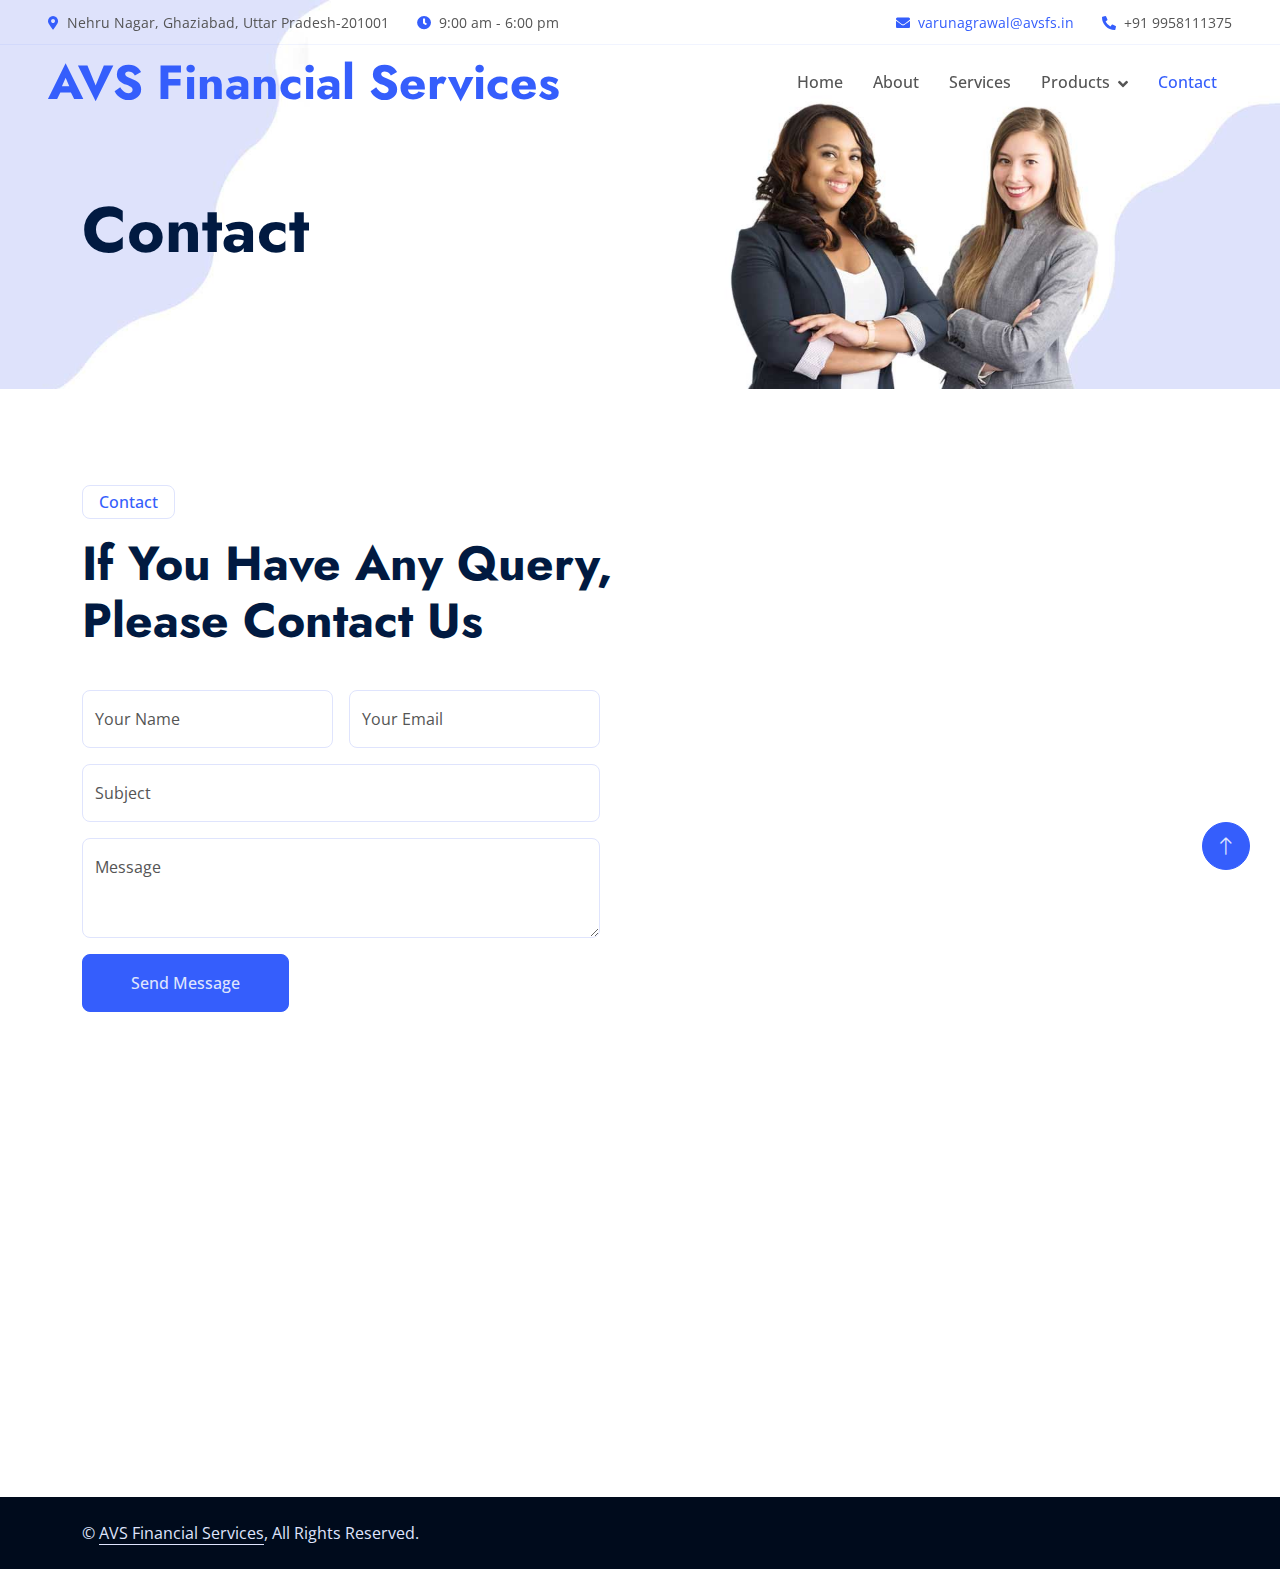
<file: contact.html>
<!DOCTYPE html>
<html lang="en">

<head>
    <meta charset="utf-8">
    <title>AVS Financial Services</title>
    <meta content="width=device-width, initial-scale=1.0" name="viewport">
    <meta content="" name="keywords">
    <meta content="" name="description">

    <!-- Favicon -->
    <link href="img/favicon.ico" rel="icon">

    <!-- Google Web Fonts -->
    <link rel="preconnect" href="https://fonts.googleapis.com">
    <link rel="preconnect" href="https://fonts.gstatic.com" crossorigin>
    <link
        href="https://fonts.googleapis.com/css2?family=Jost:wght@500;600;700&family=Open+Sans:wght@400;500&display=swap"
        rel="stylesheet">

    <!-- Icon Font Stylesheet -->
    <link href="https://cdnjs.cloudflare.com/ajax/libs/font-awesome/5.10.0/css/all.min.css" rel="stylesheet">
    <link href="https://cdn.jsdelivr.net/npm/bootstrap-icons@1.4.1/font/bootstrap-icons.css" rel="stylesheet">

    <!-- Libraries Stylesheet -->
    <link href="lib/animate/animate.min.css" rel="stylesheet">
    <link href="lib/owlcarousel/assets/owl.carousel.min.css" rel="stylesheet">

    <!-- Customized Bootstrap Stylesheet -->
    <link href="css/bootstrap.min.css" rel="stylesheet">

    <!-- Template Stylesheet -->
    <link href="css/style.css" rel="stylesheet">
</head>

<body>
    <!-- Spinner Start -->
    <div id="spinner"
        class="show bg-white position-fixed translate-middle w-100 vh-100 top-50 start-50 d-flex align-items-center justify-content-center">
        <div class="spinner-border text-primary" role="status" style="width: 3rem; height: 3rem;"></div>
    </div>
    <!-- Spinner End -->


    <!-- Navbar Start -->
    <div class="container-fluid fixed-top px-0 wow fadeIn" data-wow-delay="0.1s">
        <div class="top-bar row gx-0 align-items-center d-none d-lg-flex">
            <div class="col-lg-6 px-5 text-start">
                <small><i class="fa fa-map-marker-alt text-primary me-2"></i>Nehru Nagar,
                    Ghaziabad, Uttar Pradesh-201001</small>
                <small class="ms-4"><i class="fa fa-clock text-primary me-2"></i>9:00 am - 6:00 pm</small>
            </div>
            <div class="col-lg-6 px-5 text-end">
                <small><i class="fa fa-envelope text-primary me-2"></i><a
                        href="mailto:varunagrawal@avsfs.in">varunagrawal@avsfs.in</a></small>
                <small class="ms-4"><i class="fa fa-phone-alt text-primary me-2"></i>+91 9958111375</small>
            </div>
        </div>

        <nav class="navbar navbar-expand-lg navbar-light py-lg-0 px-lg-5 wow fadeIn" data-wow-delay="0.1s">
            <a href="index.html" class="navbar-brand ms-4 ms-lg-0">
                <h1 class="display-5 text-primary m-0">AVS Financial Services</h1>
            </a>
            <button type="button" class="navbar-toggler me-4" data-bs-toggle="collapse"
                data-bs-target="#navbarCollapse">
                <span class="navbar-toggler-icon"></span>
            </button>
            <div class="collapse navbar-collapse" id="navbarCollapse">
                <div class="navbar-nav ms-auto p-4 p-lg-0">
                    <a href="index.html" class="nav-item nav-link">Home</a>
                    <a href="index.html#about" class="nav-item nav-link">About</a>
                    <a href="index.html#service" class="nav-item nav-link">Services</a>
                    <!--
                    <div class="nav-item dropdown">
                        <a href="#" class="nav-link dropdown-toggle" data-bs-toggle="dropdown">Pages</a>
                        <div class="dropdown-menu border-light m-0">
                            <a href="project.html" class="dropdown-item">Projects</a>
                            <a href="feature.html" class="dropdown-item">Features</a>
                            <a href="team.html" class="dropdown-item">Team Member</a>
                            <a href="testimonial.html" class="dropdown-item">Testimonial</a>
                            <a href="404.html" class="dropdown-item">404 Page</a>
                        </div>
                    </div>
                -->
                    <div class="nav-item dropdown">
                        <a href="#" class="nav-link dropdown-toggle" data-bs-toggle="dropdown">Products</a>
                        <div class="dropdown-menu border-0 m-0">
                            <a href="mf.html" class="dropdown-item">Mutual Fund</a>
                            <a href="demat.html" class="dropdown-item">Demat</a>
                            <a href="fd.html" class="dropdown-item">FD</a>
                            <a href="lic.html" class="dropdown-item">LIC</a>
                            <a href="hi.html" class="dropdown-item">HI</a>
                            <a href="nps.html" class="dropdown-item">NPS/PPF</a>
                        </div>
                    </div>
                    <a href="contact.html" class="nav-item nav-link active">Contact</a>
                </div>
                <!--
                <div class="d-none d-lg-flex ms-2">
                    <a class="btn btn-light btn-sm-square rounded-circle ms-3" href="">
                        <small class="fab fa-facebook-f text-primary"></small>
                    </a>
                    <a class="btn btn-light btn-sm-square rounded-circle ms-3" href="">
                        <small class="fab fa-twitter text-primary"></small>
                    </a>
                    <a class="btn btn-light btn-sm-square rounded-circle ms-3" href="">
                        <small class="fab fa-linkedin-in text-primary"></small>
                    </a>
                </div>
                -->
            </div>
        </nav>
    </div>
    <!-- Navbar End -->


    <!-- Page Header Start -->
    <div class="container-fluid page-header mb-5 wow fadeIn" data-wow-delay="0.1s">
        <div class="container">
            <h1 class="display-3 mb-4 animated slideInDown">Contact</h1>
            <!--
            <nav aria-label="breadcrumb animated slideInDown">
                <ol class="breadcrumb mb-0">
                    <li class="breadcrumb-item"><a href="#">Home</a></li>
                    <li class="breadcrumb-item"><a href="#">Pages</a></li>
                    <li class="breadcrumb-item active" aria-current="page">Contact</li>
                </ol>
            </nav>
            -->
        </div>
    </div>
    <!-- Page Header End -->


    <!-- Contact Start -->

    <div class="container-xxl py-5">
        <div class="container">
            <div class="row g-5">
                <div class="col-lg-6 wow fadeIn" data-wow-delay="0.1s">
                    <p class="d-inline-block border rounded text-primary fw-semi-bold py-1 px-3">Contact</p>
                    <h1 class="display-5 mb-4">If You Have Any Query, Please Contact Us</h1>
                    <form action="https://api.web3forms.com/submit" method="POST" class="row g-3" onsubmit="handleSubmit(event)">
                        <input type="hidden" name="access_key" value="c5c798a9-7135-4f67-a832-b46f7dc0f2d3">
                        <div class="row g-3">
                            <div class="col-md-6">
                                <div class="form-floating">
                                    <input type="text" class="form-control" id="name" name="name" placeholder="Your Name">
                                    <label for="name">Your Name</label>
                                </div>
                            </div>
                            <div class="col-md-6">
                                <div class="form-floating">
                                    <input type="email" class="form-control" id="email" name="email" placeholder="Your Email">
                                    <label for="email">Your Email</label>
                                </div>
                            </div>
                            <div class="col-12">
                                <div class="form-floating">
                                    <input type="text" class="form-control" id="subject" name="subject" placeholder="Subject">
                                    <label for="subject">Subject</label>
                                </div>
                            </div>
                            <div class="col-12">
                                <div class="form-floating">
                                    <textarea class="form-control" placeholder="Leave a message here" id="message" name="message"
                                        style="height: 100px"></textarea>
                                    <label for="message">Message</label>
                                </div>
                            </div>
                            <div class="col-12">
                                <button class="btn btn-primary py-3 px-5" type="submit">Send Message</button>
                            </div>
                        </div>
                    </form>
                </div>
                <div class="col-lg-6 wow fadeIn" data-wow-delay="0.5s" style="min-height: 450px;">
                    <div class="position-relative rounded overflow-hidden h-100">
                        <iframe class="position-relative w-100 h-100"
                            src="https://www.google.com/maps/embed?pb=!1m18!1m12!1m3!1d3501.0948128594164!2d77.43814767314592!3d28.656879629182846!2m3!1f0!2f0!3f0!3m2!1i1024!2i768!4f13.1!3m3!1m2!1s0x390cf1c3462ae9f3%3A0x5de3224cce666004!2s164%2C%20Block%20E%2C%20Nehru%20Nagar%20III%2C%20Kavi%20Nagar%2C%20Ghaziabad%2C%20Uttar%20Pradesh%20201001!5e0!3m2!1sen!2sin!4v1719337425060!5m2!1sen!2sin"
                            frameborder="0" style="min-height: 450px; border:0;" allowfullscreen="" aria-hidden="false"
                            tabindex="0"></iframe>
                    </div>
                </div>
            </div>
        </div>
    </div>
    
    
    <!-- Contact End -->


    <!-- Footer Start -->
    <div class="container-fluid bg-dark text-light footer mt-5 py-5 wow fadeIn" data-wow-delay="0.1s">
        <div class="container py-5">
            <div class="row g-5">
                <div class="col-lg-3 col-md-6">
                    <h4 class="text-white mb-4">Our Office</h4>
                    <p class="mb-2"><i class="fa fa-map-marker-alt me-3"></i>164, Block-E, <br>Nehru Nagar - IIIrd,
                        Ghaziabad, Uttar Pradesh-201001</p>
                    <p class="mb-2"><i class="fa fa-phone-alt me-3"></i>+91 9958111375</p>
                    <p class="mb-2"><i class="fa fa-envelope me-3"></i><a
                            href="mailto:varunagrawal@avsfs.in">varunagrawal@avsfs.in</a></p>
                    <!--
                    <div class="d-flex pt-2">
                        <a class="btn btn-square btn-outline-light rounded-circle me-2" href=""><i
                                class="fab fa-twitter"></i></a>
                        <a class="btn btn-square btn-outline-light rounded-circle me-2" href=""><i
                                class="fab fa-facebook-f"></i></a>
                        <a class="btn btn-square btn-outline-light rounded-circle me-2" href=""><i
                                class="fab fa-youtube"></i></a>
                        <a class="btn btn-square btn-outline-light rounded-circle me-2" href=""><i
                                class="fab fa-linkedin-in"></i></a>
                    </div>
                    -->
                </div>
                <div class="col-lg-3 col-md-6">
                    <h4 class="text-white mb-4">Services</h4>
                    <a class="btn btn-link" href="">Financial Planning</a>
                    <a class="btn btn-link" href="">Investment</a>
                    <!--
                    <a class="btn btn-link" href="">Financial Consultancy</a>
                    <a class="btn btn-link" href="">Business Loans</a>
                    <a class="btn btn-link" href="">Business Analysis</a>-->
                </div>
                <div class="col-lg-3 col-md-6">
                    <h4 class="text-white mb-4">Quick Links</h4>
                    <a class="btn btn-link" href="index.html#about">About Us</a>
                    <a class="btn btn-link" href="contact.html">Contact Us</a>
                    <a class="btn btn-link" href="index.html#service">Our Services</a>
                </div>
                <!--
                <div class="col-lg-3 col-md-6">
                    <h4 class="text-white mb-4">Newsletter</h4>
                    <p>Dolor amet sit justo amet elitr clita ipsum elitr est.</p>
                    <div class="position-relative w-100">
                        <input class="form-control bg-white border-0 w-100 py-3 ps-4 pe-5" type="text"
                            placeholder="Your email">
                        <button type="button"
                            class="btn btn-primary py-2 position-absolute top-0 end-0 mt-2 me-2">SignUp</button>
                    </div>
                </div>
                -->
            </div>
        </div>
    </div>
    <!-- Footer End -->



    <!-- Copyright Start -->
    <div class="container-fluid copyright py-4">
        <div class="container">
            <div class="row">
                <div class="col-md-6 text-center text-md-start mb-3 mb-md-0">
                    &copy; <a class="border-bottom" href="#">AVS Financial Services</a>, All Rights Reserved.

                </div>
            </div>
        </div>
    </div>
    <!-- Copyright End -->


    <!-- Back to Top -->
    <a href="#" class="btn btn-lg btn-primary btn-lg-square rounded-circle back-to-top"><i
            class="bi bi-arrow-up"></i></a>

    <!-- JavaScript Libraries -->
    <script src="https://code.jquery.com/jquery-3.4.1.min.js"></script>
    <script src="https://cdn.jsdelivr.net/npm/bootstrap@5.0.0/dist/js/bootstrap.bundle.min.js"></script>
    <script src="lib/wow/wow.min.js"></script>
    <script src="lib/easing/easing.min.js"></script>
    <script src="lib/waypoints/waypoints.min.js"></script>
    <script src="lib/owlcarousel/owl.carousel.min.js"></script>
    <script src="lib/counterup/counterup.min.js"></script>

    <!-- Template Javascript -->
    <script src="js/main.js"></script>
</body>

</html>
</file>
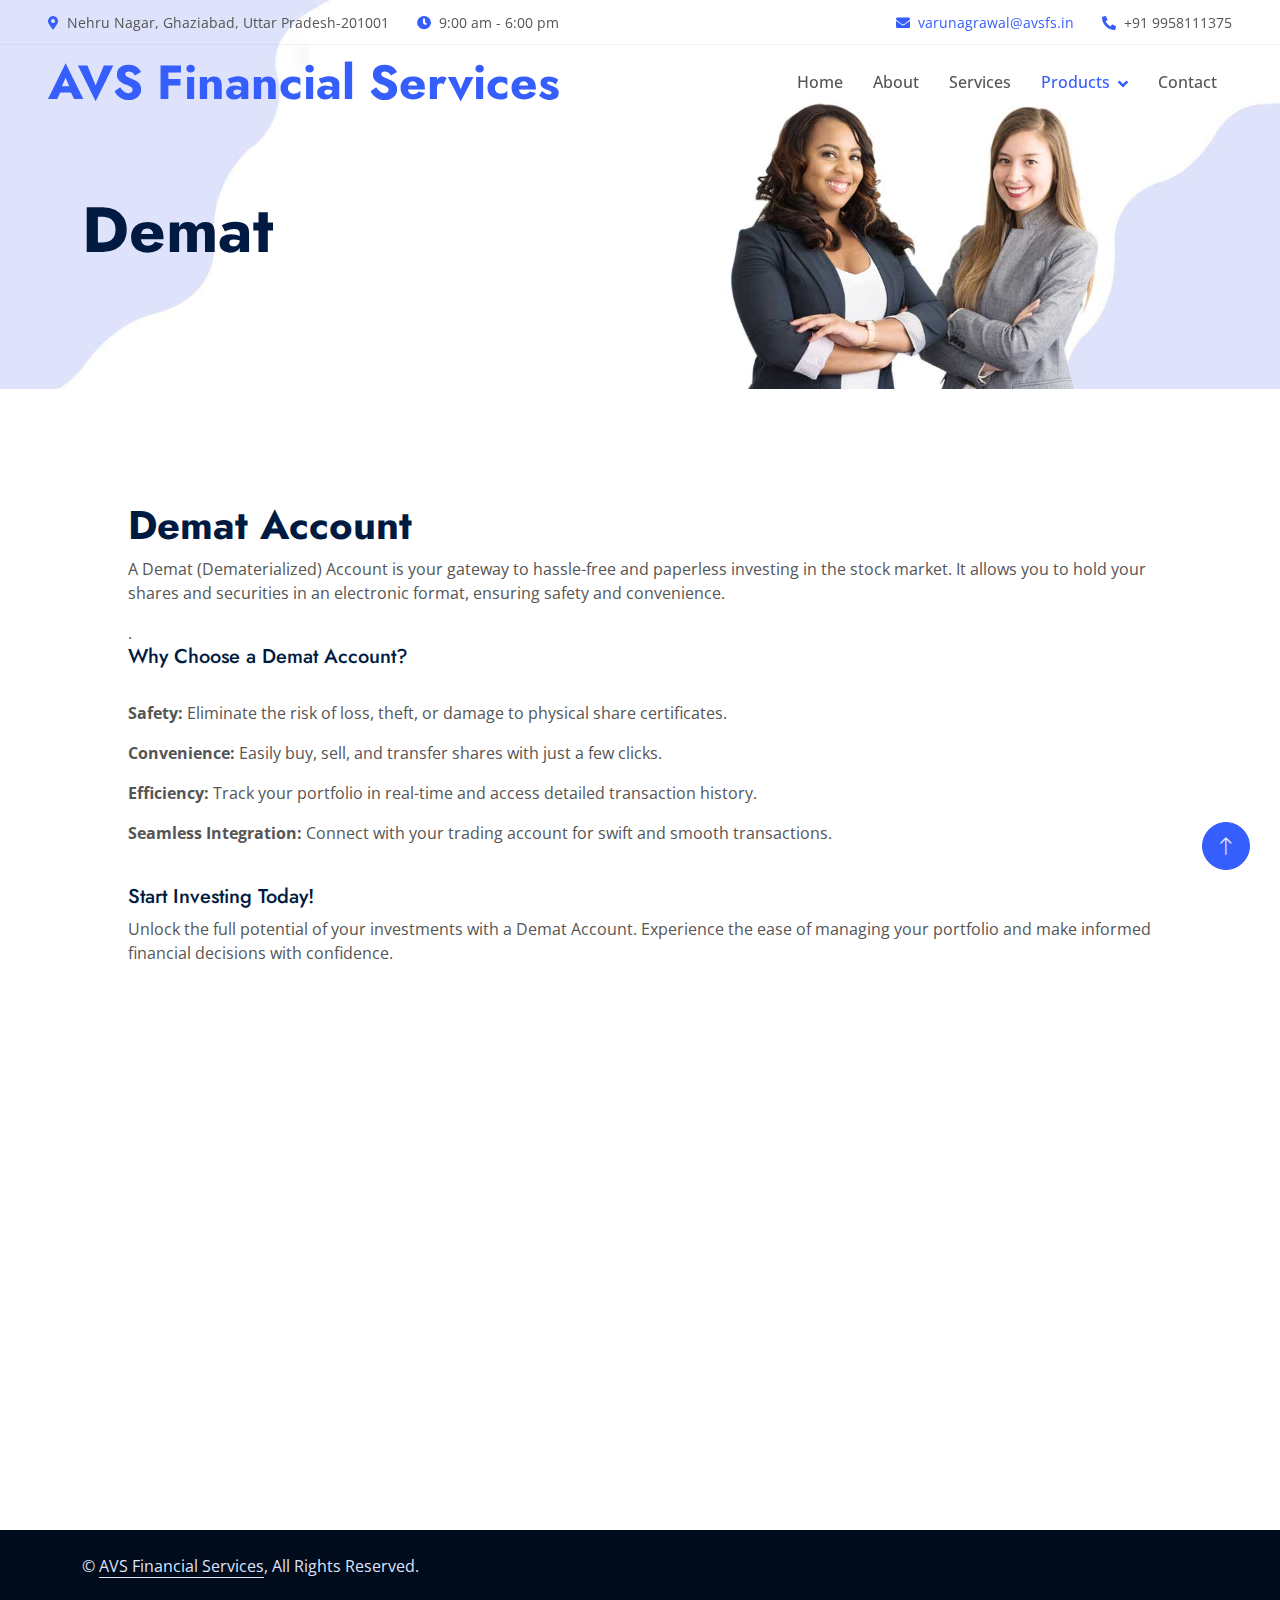
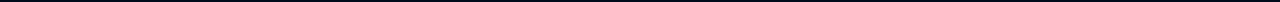
<file: demat.html>
<!DOCTYPE html>
<html lang="en">

<head>
    <meta charset="utf-8">
    <title>AVS Financial Services</title>
    <meta content="width=device-width, initial-scale=1.0" name="viewport">
    <meta content="" name="keywords">
    <meta content="" name="description">

    <!-- Favicon -->
    <link href="img/favicon.ico" rel="icon">

    <!-- Google Web Fonts -->
    <link rel="preconnect" href="https://fonts.googleapis.com">
    <link rel="preconnect" href="https://fonts.gstatic.com" crossorigin>
    <link
        href="https://fonts.googleapis.com/css2?family=Jost:wght@500;600;700&family=Open+Sans:wght@400;500&display=swap"
        rel="stylesheet">

    <!-- Icon Font Stylesheet -->
    <link href="https://cdnjs.cloudflare.com/ajax/libs/font-awesome/5.10.0/css/all.min.css" rel="stylesheet">
    <link href="https://cdn.jsdelivr.net/npm/bootstrap-icons@1.4.1/font/bootstrap-icons.css" rel="stylesheet">

    <!-- Libraries Stylesheet -->
    <link href="lib/animate/animate.min.css" rel="stylesheet">
    <link href="lib/owlcarousel/assets/owl.carousel.min.css" rel="stylesheet">

    <!-- Customized Bootstrap Stylesheet -->
    <link href="css/bootstrap.min.css" rel="stylesheet">

    <!-- Template Stylesheet -->
    <link href="css/style.css" rel="stylesheet">
    <link href="product_style.css" rel="stylesheet">
</head>

<body>
    <!-- Spinner Start -->
    <div id="spinner"
        class="show bg-white position-fixed translate-middle w-100 vh-100 top-50 start-50 d-flex align-items-center justify-content-center">
        <div class="spinner-border text-primary" role="status" style="width: 3rem; height: 3rem;"></div>
    </div>
    <!-- Spinner End -->


    <!-- Navbar Start -->
    <div class="container-fluid fixed-top px-0 wow fadeIn" data-wow-delay="0.1s">
        <div class="top-bar row gx-0 align-items-center d-none d-lg-flex">
            <div class="col-lg-6 px-5 text-start">
                <small><i class="fa fa-map-marker-alt text-primary me-2"></i>Nehru Nagar,
                    Ghaziabad, Uttar Pradesh-201001</small>
                <small class="ms-4"><i class="fa fa-clock text-primary me-2"></i>9:00 am - 6:00 pm</small>
            </div>
            <div class="col-lg-6 px-5 text-end">
                <small><i class="fa fa-envelope text-primary me-2"></i><a
                        href="mailto:varunagrawal@avsfs.in">varunagrawal@avsfs.in</a></small>
                <small class="ms-4"><i class="fa fa-phone-alt text-primary me-2"></i>+91 9958111375</small>
            </div>
        </div>

        <nav class="navbar navbar-expand-lg navbar-light py-lg-0 px-lg-5 wow fadeIn" data-wow-delay="0.1s">
            <a href="index.html" class="navbar-brand ms-4 ms-lg-0">
                <h1 class="display-5 text-primary m-0">AVS Financial Services</h1>
            </a>
            <button type="button" class="navbar-toggler me-4" data-bs-toggle="collapse"
                data-bs-target="#navbarCollapse">
                <span class="navbar-toggler-icon"></span>
            </button>
            <div class="collapse navbar-collapse" id="navbarCollapse">
                <div class="navbar-nav ms-auto p-4 p-lg-0">
                    <a href="index.html" class="nav-item nav-link">Home</a>
                    <a href="index.html#about" class="nav-item nav-link">About</a>
                    <a href="index.html#service" class="nav-item nav-link">Services</a>
                    <div class="nav-item dropdown">
                        <a href="#" class="nav-link dropdown-toggle active" data-bs-toggle="dropdown">Products</a>
                        <div class="dropdown-menu border-0 m-0">
                            <a href="mf.html" class="dropdown-item">Mutual Fund</a>
                            <a href="demat.html" class="dropdown-item active">Demat</a>
                            <a href="fd.html" class="dropdown-item">FD</a>
                            <a href="lic.html" class="dropdown-item">LIC</a>
                            <a href="hi.html" class="dropdown-item">HI</a>
                            <a href="nps.html" class="dropdown-item">NPS/PPF</a>
                        </div>
                    </div>
                    <!--
                    <div class="nav-item dropdown">
                        <a href="#" class="nav-link dropdown-toggle" data-bs-toggle="dropdown">Pages</a>
                        <div class="dropdown-menu border-light m-0">
                            <a href="project.html" class="dropdown-item">Projects</a>
                            <a href="feature.html" class="dropdown-item">Features</a>
                            <a href="team.html" class="dropdown-item">Team Member</a>
                            <a href="testimonial.html" class="dropdown-item">Testimonial</a>
                            <a href="404.html" class="dropdown-item">404 Page</a>
                        </div>
                    </div>
                -->
                    <a href="contact.html" class="nav-item nav-link">Contact</a>
                </div>
                <!--
                <div class="d-none d-lg-flex ms-2">
                    <a class="btn btn-light btn-sm-square rounded-circle ms-3" href="">
                        <small class="fab fa-facebook-f text-primary"></small>
                    </a>
                    <a class="btn btn-light btn-sm-square rounded-circle ms-3" href="">
                        <small class="fab fa-twitter text-primary"></small>
                    </a>
                    <a class="btn btn-light btn-sm-square rounded-circle ms-3" href="">
                        <small class="fab fa-linkedin-in text-primary"></small>
                    </a>
                </div>
                -->
            </div>
        </nav>
    </div>
    <!-- Navbar End -->


    <!-- Page Header Start -->
    <div class="container-fluid page-header mb-5 wow fadeIn" data-wow-delay="0.1s">
        <div class="container">
            <h1 class="display-3 mb-4 animated slideInDown">Demat</h1>
            <!--
            <nav aria-label="breadcrumb animated slideInDown">
                <ol class="breadcrumb mb-0">
                    <li class="breadcrumb-item"><a href="#">Home</a></li>
                    <li class="breadcrumb-item"><a href="#">Pages</a></li>
                    <li class="breadcrumb-item active" aria-current="page">Contact</li>
                </ol>
            </nav>
            -->
        </div>
    </div>
    <!-- Page Header End -->

    <!--Demat Content-->
    <div id="prod">
    <h1>Demat Account</h1>
    <p>A Demat (Dematerialized) Account is your gateway to hassle-free and paperless investing in the stock market. It
    allows you to hold your shares and securities in an electronic format, ensuring safety and convenience.</p>.

    <b><h5>Why Choose a Demat Account?</h5></b><br>
    <p><b>Safety:</b> Eliminate the risk of loss, theft, or damage to physical share certificates.</p>
    <p><b>Convenience:</b> Easily buy, sell, and transfer shares with just a few clicks.</p>
    <p><b>Efficiency:</b> Track your portfolio in real-time and access detailed transaction history.</p>
    <p><b>Seamless Integration:</b> Connect with your trading account for swift and smooth transactions.</p><br>
    <b><h5>Start Investing Today!</h5></b>
    Unlock the full potential of your investments with a Demat Account. Experience the ease of managing your portfolio
    and make informed financial decisions with confidence.
    </div>

    <!--End Demat Content-->

    <!-- Footer Start -->
    <div class="container-fluid bg-dark text-light footer mt-5 py-5 wow fadeIn" data-wow-delay="0.1s">
        <div class="container py-5">
            <div class="row g-5">
                <div class="col-lg-3 col-md-6">
                    <h4 class="text-white mb-4">Our Office</h4>
                    <p class="mb-2"><i class="fa fa-map-marker-alt me-3"></i>164, Block-E, <br>Nehru Nagar - IIIrd,
                        Ghaziabad, Uttar Pradesh-201001</p>
                    <p class="mb-2"><i class="fa fa-phone-alt me-3"></i>+91 9958111375</p>
                    <p class="mb-2"><i class="fa fa-envelope me-3"></i><a
                            href="mailto:varunagrawal@avsfs.in">varunagrawal@avsfs.in</a></p>
                    <!--
                    <div class="d-flex pt-2">
                        <a class="btn btn-square btn-outline-light rounded-circle me-2" href=""><i
                                class="fab fa-twitter"></i></a>
                        <a class="btn btn-square btn-outline-light rounded-circle me-2" href=""><i
                                class="fab fa-facebook-f"></i></a>
                        <a class="btn btn-square btn-outline-light rounded-circle me-2" href=""><i
                                class="fab fa-youtube"></i></a>
                        <a class="btn btn-square btn-outline-light rounded-circle me-2" href=""><i
                                class="fab fa-linkedin-in"></i></a>
                    </div>
                    -->
                </div>
                <div class="col-lg-3 col-md-6">
                    <h4 class="text-white mb-4">Services</h4>
                    <a class="btn btn-link" href="">Financial Planning</a>
                    <a class="btn btn-link" href="">Investment</a>
                    <!--
                    <a class="btn btn-link" href="">Financial Consultancy</a>
                    <a class="btn btn-link" href="">Business Loans</a>
                    <a class="btn btn-link" href="">Business Analysis</a>-->
                </div>
                <div class="col-lg-3 col-md-6">
                    <h4 class="text-white mb-4">Quick Links</h4>
                    <a class="btn btn-link" href="index.html#about">About Us</a>
                    <a class="btn btn-link" href="contact.html">Contact Us</a>
                    <a class="btn btn-link" href="index.html#service">Our Services</a>
                </div>
                <!--
                <div class="col-lg-3 col-md-6">
                    <h4 class="text-white mb-4">Newsletter</h4>
                    <p>Dolor amet sit justo amet elitr clita ipsum elitr est.</p>
                    <div class="position-relative w-100">
                        <input class="form-control bg-white border-0 w-100 py-3 ps-4 pe-5" type="text"
                            placeholder="Your email">
                        <button type="button"
                            class="btn btn-primary py-2 position-absolute top-0 end-0 mt-2 me-2">SignUp</button>
                    </div>
                </div>
                -->
            </div>
        </div>
    </div>
    <!-- Footer End -->



    <!-- Copyright Start -->
    <div class="container-fluid copyright py-4">
        <div class="container">
            <div class="row">
                <div class="col-md-6 text-center text-md-start mb-3 mb-md-0">
                    &copy; <a class="border-bottom" href="#">AVS Financial Services</a>, All Rights Reserved.

                </div>
            </div>
        </div>
    </div>
    <!-- Copyright End -->


    <!-- Back to Top -->
    <a href="#" class="btn btn-lg btn-primary btn-lg-square rounded-circle back-to-top"><i
            class="bi bi-arrow-up"></i></a>

    <!-- JavaScript Libraries -->
    <script src="https://code.jquery.com/jquery-3.4.1.min.js"></script>
    <script src="https://cdn.jsdelivr.net/npm/bootstrap@5.0.0/dist/js/bootstrap.bundle.min.js"></script>
    <script src="lib/wow/wow.min.js"></script>
    <script src="lib/easing/easing.min.js"></script>
    <script src="lib/waypoints/waypoints.min.js"></script>
    <script src="lib/owlcarousel/owl.carousel.min.js"></script>
    <script src="lib/counterup/counterup.min.js"></script>

    <!-- Template Javascript -->
    <script src="js/main.js"></script>
</body>

</html>
</file>
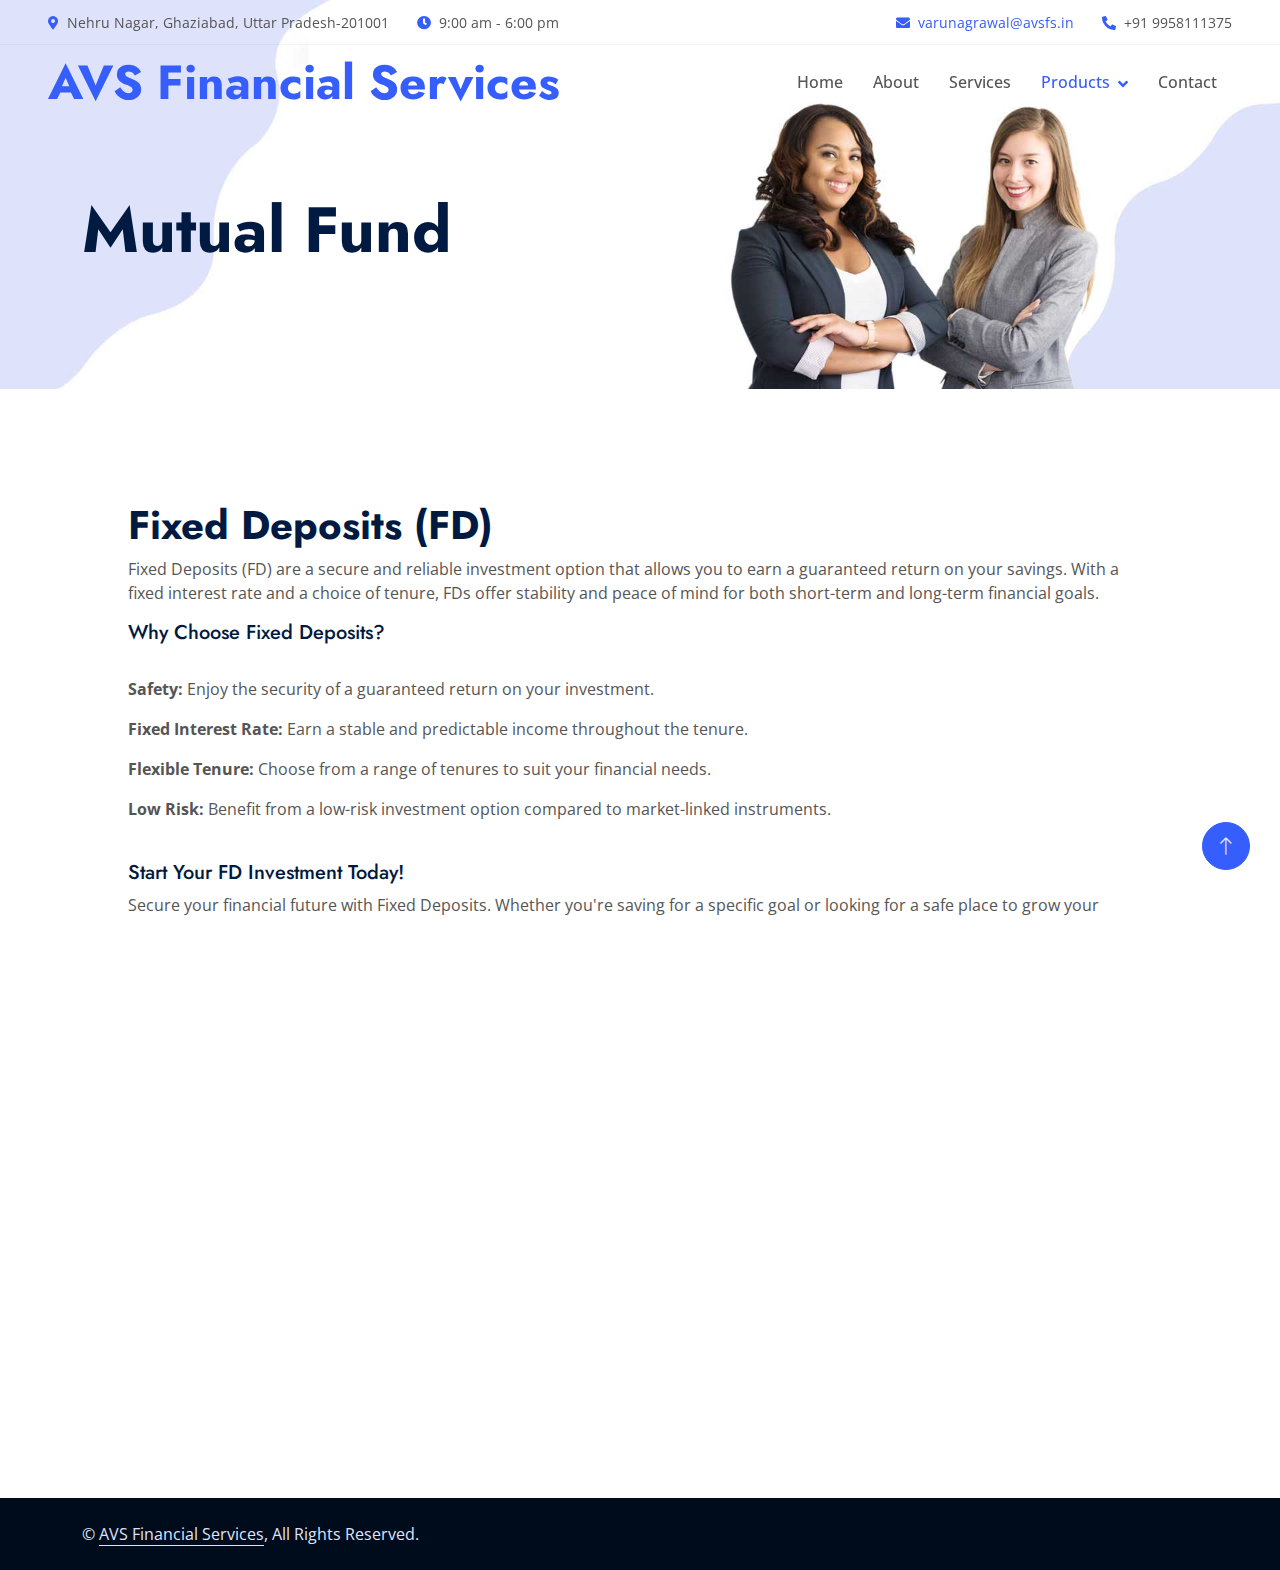
<file: fd.html>
<!DOCTYPE html>
<html lang="en">

<head>
    <meta charset="utf-8">
    <title>AVS Financial Services</title>
    <meta content="width=device-width, initial-scale=1.0" name="viewport">
    <meta content="" name="keywords">
    <meta content="" name="description">

    <!-- Favicon -->
    <link href="img/favicon.ico" rel="icon">

    <!-- Google Web Fonts -->
    <link rel="preconnect" href="https://fonts.googleapis.com">
    <link rel="preconnect" href="https://fonts.gstatic.com" crossorigin>
    <link
        href="https://fonts.googleapis.com/css2?family=Jost:wght@500;600;700&family=Open+Sans:wght@400;500&display=swap"
        rel="stylesheet">

    <!-- Icon Font Stylesheet -->
    <link href="https://cdnjs.cloudflare.com/ajax/libs/font-awesome/5.10.0/css/all.min.css" rel="stylesheet">
    <link href="https://cdn.jsdelivr.net/npm/bootstrap-icons@1.4.1/font/bootstrap-icons.css" rel="stylesheet">

    <!-- Libraries Stylesheet -->
    <link href="lib/animate/animate.min.css" rel="stylesheet">
    <link href="lib/owlcarousel/assets/owl.carousel.min.css" rel="stylesheet">

    <!-- Customized Bootstrap Stylesheet -->
    <link href="css/bootstrap.min.css" rel="stylesheet">

    <!-- Template Stylesheet -->
    <link href="css/style.css" rel="stylesheet">
    <link href="product_style.css" rel="stylesheet">
</head>

<body>
    <!-- Spinner Start -->
    <div id="spinner"
        class="show bg-white position-fixed translate-middle w-100 vh-100 top-50 start-50 d-flex align-items-center justify-content-center">
        <div class="spinner-border text-primary" role="status" style="width: 3rem; height: 3rem;"></div>
    </div>
    <!-- Spinner End -->


    <!-- Navbar Start -->
    <div class="container-fluid fixed-top px-0 wow fadeIn" data-wow-delay="0.1s">
        <div class="top-bar row gx-0 align-items-center d-none d-lg-flex">
            <div class="col-lg-6 px-5 text-start">
                <small><i class="fa fa-map-marker-alt text-primary me-2"></i>Nehru Nagar,
                    Ghaziabad, Uttar Pradesh-201001</small>
                <small class="ms-4"><i class="fa fa-clock text-primary me-2"></i>9:00 am - 6:00 pm</small>
            </div>
            <div class="col-lg-6 px-5 text-end">
                <small><i class="fa fa-envelope text-primary me-2"></i><a
                        href="mailto:varunagrawal@avsfs.in">varunagrawal@avsfs.in</a></small>
                <small class="ms-4"><i class="fa fa-phone-alt text-primary me-2"></i>+91 9958111375</small>
            </div>
        </div>

        <nav class="navbar navbar-expand-lg navbar-light py-lg-0 px-lg-5 wow fadeIn" data-wow-delay="0.1s">
            <a href="index.html" class="navbar-brand ms-4 ms-lg-0">
                <h1 class="display-5 text-primary m-0">AVS Financial Services</h1>
            </a>
            <button type="button" class="navbar-toggler me-4" data-bs-toggle="collapse"
                data-bs-target="#navbarCollapse">
                <span class="navbar-toggler-icon"></span>
            </button>
            <div class="collapse navbar-collapse" id="navbarCollapse">
                <div class="navbar-nav ms-auto p-4 p-lg-0">
                    <a href="index.html" class="nav-item nav-link">Home</a>
                    <a href="index.html#about" class="nav-item nav-link">About</a>
                    <a href="index.html#service" class="nav-item nav-link">Services</a>
                    <div class="nav-item dropdown">
                        <a href="#" class="nav-link dropdown-toggle active" data-bs-toggle="dropdown">Products</a>
                        <div class="dropdown-menu border-0 m-0">
                            <a href="mf.html" class="dropdown-item">Mutual Fund</a>
                            <a href="demat.html" class="dropdown-item">Demat</a>
                            <a href="fd.html" class="dropdown-item active">FD</a>
                            <a href="lic.html" class="dropdown-item">LIC</a>
                            <a href="hi.html" class="dropdown-item">HI</a>
                            <a href="nps.html" class="dropdown-item">NPS/PPF</a>
                        </div>
                    </div>
                    <!--
                    <div class="nav-item dropdown">
                        <a href="#" class="nav-link dropdown-toggle" data-bs-toggle="dropdown">Pages</a>
                        <div class="dropdown-menu border-light m-0">
                            <a href="project.html" class="dropdown-item">Projects</a>
                            <a href="feature.html" class="dropdown-item">Features</a>
                            <a href="team.html" class="dropdown-item">Team Member</a>
                            <a href="testimonial.html" class="dropdown-item">Testimonial</a>
                            <a href="404.html" class="dropdown-item">404 Page</a>
                        </div>
                    </div>
                -->
                    <a href="contact.html" class="nav-item nav-link">Contact</a>
                </div>
                <!--
                <div class="d-none d-lg-flex ms-2">
                    <a class="btn btn-light btn-sm-square rounded-circle ms-3" href="">
                        <small class="fab fa-facebook-f text-primary"></small>
                    </a>
                    <a class="btn btn-light btn-sm-square rounded-circle ms-3" href="">
                        <small class="fab fa-twitter text-primary"></small>
                    </a>
                    <a class="btn btn-light btn-sm-square rounded-circle ms-3" href="">
                        <small class="fab fa-linkedin-in text-primary"></small>
                    </a>
                </div>
                -->
            </div>
        </nav>
    </div>
    <!-- Navbar End -->


    <!-- Page Header Start -->
    <div class="container-fluid page-header mb-5 wow fadeIn" data-wow-delay="0.1s">
        <div class="container">
            <h1 class="display-3 mb-4 animated slideInDown">Mutual Fund</h1>
            <!--
            <nav aria-label="breadcrumb animated slideInDown">
                <ol class="breadcrumb mb-0">
                    <li class="breadcrumb-item"><a href="#">Home</a></li>
                    <li class="breadcrumb-item"><a href="#">Pages</a></li>
                    <li class="breadcrumb-item active" aria-current="page">Contact</li>
                </ol>
            </nav>
            -->
        </div>
    </div>
    <!-- Page Header End -->


    <!-- Fixed Deposit Content -->
    <div id="prod">
        <h1>Fixed Deposits (FD)</h1>
        <p>Fixed Deposits (FD) are a secure and reliable investment option that allows you to earn a guaranteed return
            on your savings. With a fixed interest rate and a choice of tenure, FDs offer stability and peace of mind
            for both short-term and long-term financial goals.</p>

        <b>
            <h5>Why Choose Fixed Deposits?</h5>
        </b><br>
        <p><b>Safety:</b> Enjoy the security of a guaranteed return on your investment.</p>
        <p><b>Fixed Interest Rate:</b> Earn a stable and predictable income throughout the tenure.</p>
        <p><b>Flexible Tenure:</b> Choose from a range of tenures to suit your financial needs.</p>
        <p><b>Low Risk:</b> Benefit from a low-risk investment option compared to market-linked instruments.</p><br>

        <b>
            <h5>Start Your FD Investment Today!</h5>
        </b>
        <p>Secure your financial future with Fixed Deposits. Whether you're saving for a specific goal or looking for a
            safe place to grow your

        </p>
    </div>
        <!-- Footer Start -->
        <div class="container-fluid bg-dark text-light footer mt-5 py-5 wow fadeIn" data-wow-delay="0.1s">
            <div class="container py-5">
                <div class="row g-5">
                    <div class="col-lg-3 col-md-6">
                        <h4 class="text-white mb-4">Our Office</h4>
                        <p class="mb-2"><i class="fa fa-map-marker-alt me-3"></i>164, Block-E, <br>Nehru Nagar - IIIrd,
                            Ghaziabad, Uttar Pradesh-201001</p>
                        <p class="mb-2"><i class="fa fa-phone-alt me-3"></i>+91 9958111375</p>
                        <p class="mb-2"><i class="fa fa-envelope me-3"></i><a
                                href="mailto:varunagrawal@avsfs.in">varunagrawal@avsfs.in</a></p>
                        <!--
                    <div class="d-flex pt-2">
                        <a class="btn btn-square btn-outline-light rounded-circle me-2" href=""><i
                                class="fab fa-twitter"></i></a>
                        <a class="btn btn-square btn-outline-light rounded-circle me-2" href=""><i
                                class="fab fa-facebook-f"></i></a>
                        <a class="btn btn-square btn-outline-light rounded-circle me-2" href=""><i
                                class="fab fa-youtube"></i></a>
                        <a class="btn btn-square btn-outline-light rounded-circle me-2" href=""><i
                                class="fab fa-linkedin-in"></i></a>
                    </div>
                    -->
                    </div>
                    <div class="col-lg-3 col-md-6">
                        <h4 class="text-white mb-4">Services</h4>
                        <a class="btn btn-link" href="">Financial Planning</a>
                        <a class="btn btn-link" href="">Investment</a>
                        <!--
                    <a class="btn btn-link" href="">Financial Consultancy</a>
                    <a class="btn btn-link" href="">Business Loans</a>
                    <a class="btn btn-link" href="">Business Analysis</a>-->
                    </div>
                    <div class="col-lg-3 col-md-6">
                        <h4 class="text-white mb-4">Quick Links</h4>
                        <a class="btn btn-link" href="index.html#about">About Us</a>
                        <a class="btn btn-link" href="contact.html">Contact Us</a>
                        <a class="btn btn-link" href="index.html#service">Our Services</a>
                    </div>
                    <!--
                <div class="col-lg-3 col-md-6">
                    <h4 class="text-white mb-4">Newsletter</h4>
                    <p>Dolor amet sit justo amet elitr clita ipsum elitr est.</p>
                    <div class="position-relative w-100">
                        <input class="form-control bg-white border-0 w-100 py-3 ps-4 pe-5" type="text"
                            placeholder="Your email">
                        <button type="button"
                            class="btn btn-primary py-2 position-absolute top-0 end-0 mt-2 me-2">SignUp</button>
                    </div>
                </div>
                -->
                </div>
            </div>
        </div>
        <!-- Footer End -->



        <!-- Copyright Start -->
        <div class="container-fluid copyright py-4">
            <div class="container">
                <div class="row">
                    <div class="col-md-6 text-center text-md-start mb-3 mb-md-0">
                        &copy; <a class="border-bottom" href="#">AVS Financial Services</a>, All Rights Reserved.

                    </div>
                </div>
            </div>
        </div>
        <!-- Copyright End -->


        <!-- Back to Top -->
        <a href="#" class="btn btn-lg btn-primary btn-lg-square rounded-circle back-to-top"><i
                class="bi bi-arrow-up"></i></a>

        <!-- JavaScript Libraries -->
        <script src="https://code.jquery.com/jquery-3.4.1.min.js"></script>
        <script src="https://cdn.jsdelivr.net/npm/bootstrap@5.0.0/dist/js/bootstrap.bundle.min.js"></script>
        <script src="lib/wow/wow.min.js"></script>
        <script src="lib/easing/easing.min.js"></script>
        <script src="lib/waypoints/waypoints.min.js"></script>
        <script src="lib/owlcarousel/owl.carousel.min.js"></script>
        <script src="lib/counterup/counterup.min.js"></script>

        <!-- Template Javascript -->
        <script src="js/main.js"></script>
</body>

</html>
</file>
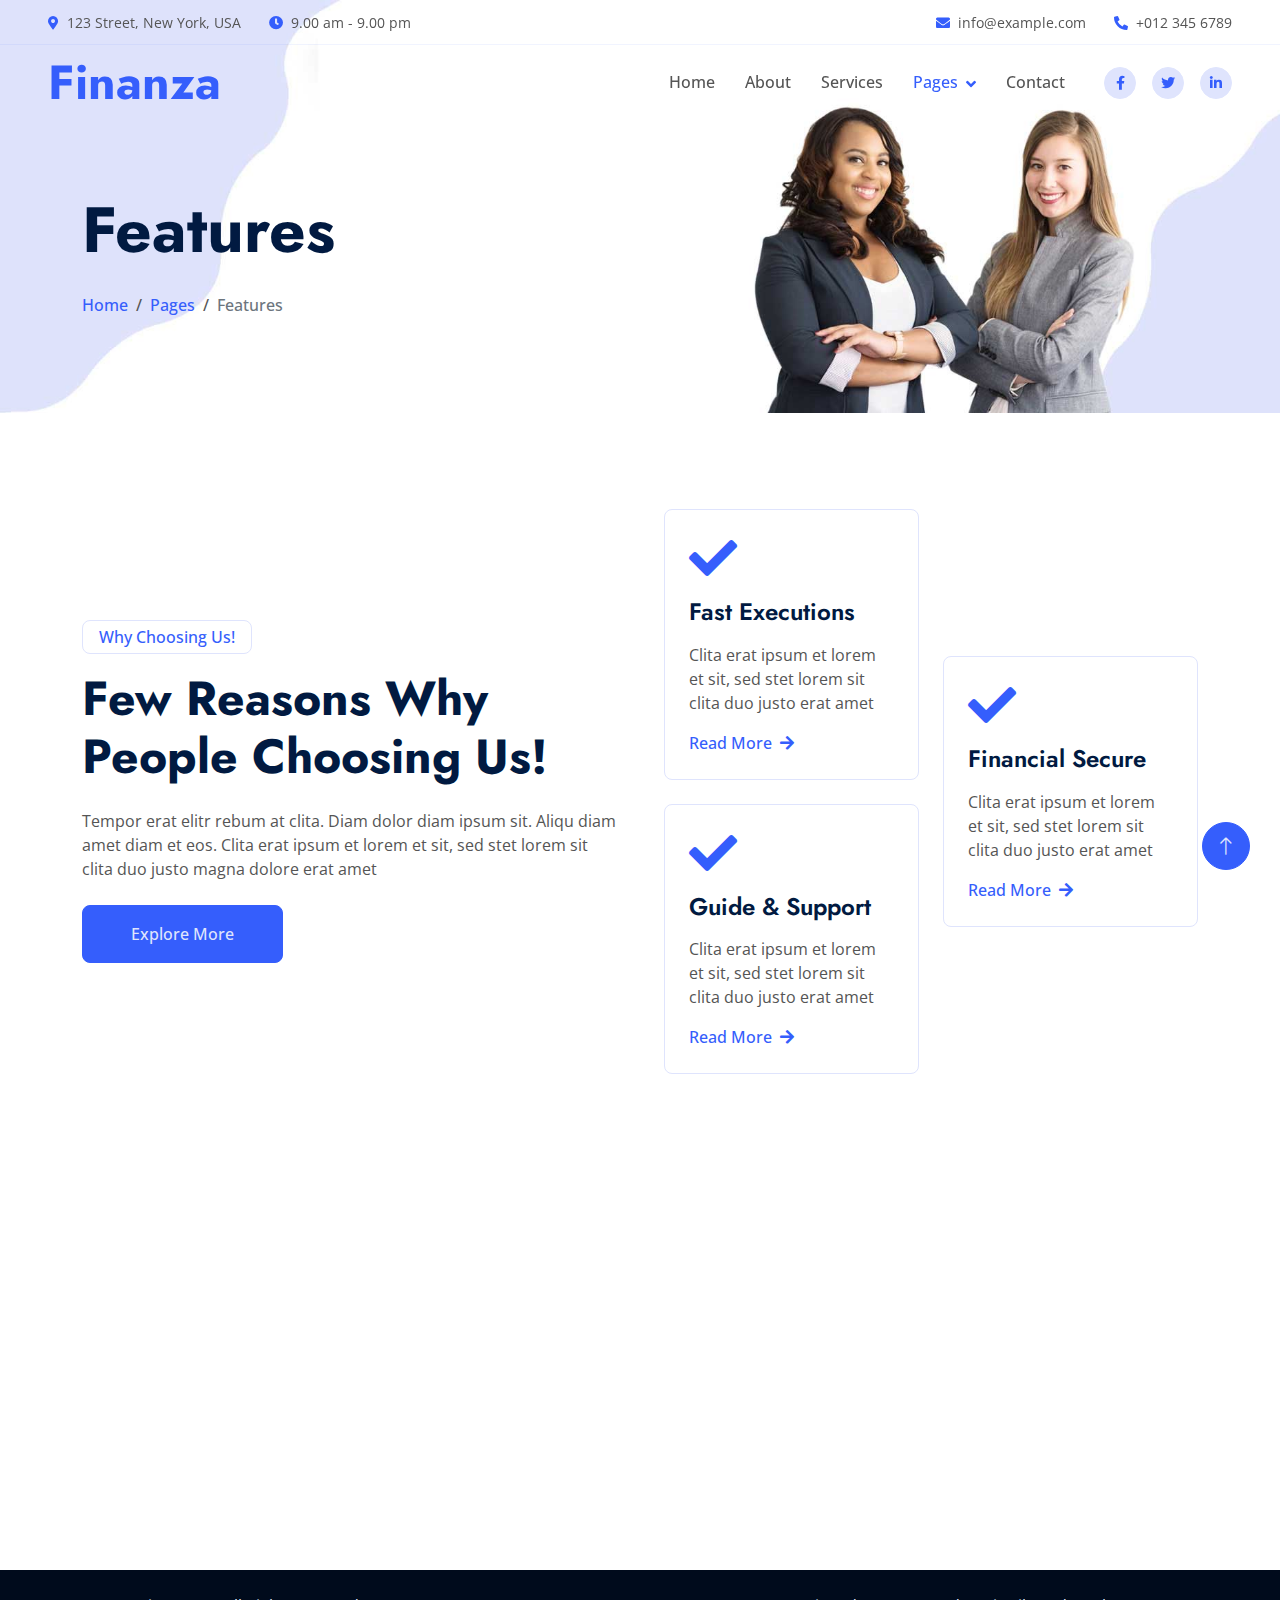
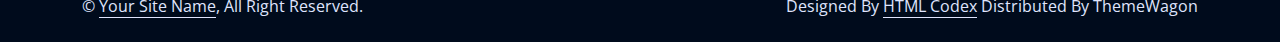
<file: feature.html>
<!DOCTYPE html>
<html lang="en">

<head>
    <meta charset="utf-8">
    <title>Finanza - Financial Services Website Template</title>
    <meta content="width=device-width, initial-scale=1.0" name="viewport">
    <meta content="" name="keywords">
    <meta content="" name="description">

    <!-- Favicon -->
    <link href="img/favicon.ico" rel="icon">

    <!-- Google Web Fonts -->
    <link rel="preconnect" href="https://fonts.googleapis.com">
    <link rel="preconnect" href="https://fonts.gstatic.com" crossorigin>
    <link
        href="https://fonts.googleapis.com/css2?family=Jost:wght@500;600;700&family=Open+Sans:wght@400;500&display=swap"
        rel="stylesheet">

    <!-- Icon Font Stylesheet -->
    <link href="https://cdnjs.cloudflare.com/ajax/libs/font-awesome/5.10.0/css/all.min.css" rel="stylesheet">
    <link href="https://cdn.jsdelivr.net/npm/bootstrap-icons@1.4.1/font/bootstrap-icons.css" rel="stylesheet">

    <!-- Libraries Stylesheet -->
    <link href="lib/animate/animate.min.css" rel="stylesheet">
    <link href="lib/owlcarousel/assets/owl.carousel.min.css" rel="stylesheet">

    <!-- Customized Bootstrap Stylesheet -->
    <link href="css/bootstrap.min.css" rel="stylesheet">

    <!-- Template Stylesheet -->
    <link href="css/style.css" rel="stylesheet">
</head>

<body>
    <!-- Spinner Start -->
    <div id="spinner"
        class="show bg-white position-fixed translate-middle w-100 vh-100 top-50 start-50 d-flex align-items-center justify-content-center">
        <div class="spinner-border text-primary" role="status" style="width: 3rem; height: 3rem;"></div>
    </div>
    <!-- Spinner End -->


    <!-- Navbar Start -->
    <div class="container-fluid fixed-top px-0 wow fadeIn" data-wow-delay="0.1s">
        <div class="top-bar row gx-0 align-items-center d-none d-lg-flex">
            <div class="col-lg-6 px-5 text-start">
                <small><i class="fa fa-map-marker-alt text-primary me-2"></i>123 Street, New York, USA</small>
                <small class="ms-4"><i class="fa fa-clock text-primary me-2"></i>9.00 am - 9.00 pm</small>
            </div>
            <div class="col-lg-6 px-5 text-end">
                <small><i class="fa fa-envelope text-primary me-2"></i>info@example.com</small>
                <small class="ms-4"><i class="fa fa-phone-alt text-primary me-2"></i>+012 345 6789</small>
            </div>
        </div>

        <nav class="navbar navbar-expand-lg navbar-light py-lg-0 px-lg-5 wow fadeIn" data-wow-delay="0.1s">
            <a href="index.html" class="navbar-brand ms-4 ms-lg-0">
                <h1 class="display-5 text-primary m-0">Finanza</h1>
            </a>
            <button type="button" class="navbar-toggler me-4" data-bs-toggle="collapse"
                data-bs-target="#navbarCollapse">
                <span class="navbar-toggler-icon"></span>
            </button>
            <div class="collapse navbar-collapse" id="navbarCollapse">
                <div class="navbar-nav ms-auto p-4 p-lg-0">
                    <a href="index.html" class="nav-item nav-link">Home</a>
                    <a href="about.html" class="nav-item nav-link">About</a>
                    <a href="service.html" class="nav-item nav-link">Services</a>
                    <div class="nav-item dropdown">
                        <a href="#" class="nav-link dropdown-toggle active" data-bs-toggle="dropdown">Pages</a>
                        <div class="dropdown-menu border-light m-0">
                            <a href="project.html" class="dropdown-item">Projects</a>
                            <a href="feature.html" class="dropdown-item active">Features</a>
                            <a href="team.html" class="dropdown-item">Team Member</a>
                            <a href="testimonial.html" class="dropdown-item">Testimonial</a>
                            <a href="404.html" class="dropdown-item">404 Page</a>
                        </div>
                    </div>
                    <a href="contact.html" class="nav-item nav-link">Contact</a>
                </div>
                <div class="d-none d-lg-flex ms-2">
                    <a class="btn btn-light btn-sm-square rounded-circle ms-3" href="">
                        <small class="fab fa-facebook-f text-primary"></small>
                    </a>
                    <a class="btn btn-light btn-sm-square rounded-circle ms-3" href="">
                        <small class="fab fa-twitter text-primary"></small>
                    </a>
                    <a class="btn btn-light btn-sm-square rounded-circle ms-3" href="">
                        <small class="fab fa-linkedin-in text-primary"></small>
                    </a>
                </div>
            </div>
        </nav>
    </div>
    <!-- Navbar End -->


    <!-- Page Header Start -->
    <div class="container-fluid page-header mb-5 wow fadeIn" data-wow-delay="0.1s">
        <div class="container">
            <h1 class="display-3 mb-4 animated slideInDown">Features</h1>
            <nav aria-label="breadcrumb animated slideInDown">
                <ol class="breadcrumb mb-0">
                    <li class="breadcrumb-item"><a href="#">Home</a></li>
                    <li class="breadcrumb-item"><a href="#">Pages</a></li>
                    <li class="breadcrumb-item active" aria-current="page">Features</li>
                </ol>
            </nav>
        </div>
    </div>
    <!-- Page Header End -->


    <!-- Features Start -->
    <div class="container-xxl feature py-5">
        <div class="container">
            <div class="row g-5 align-items-center">
                <div class="col-lg-6 wow fadeInUp" data-wow-delay="0.1s">
                    <p class="d-inline-block border rounded text-primary fw-semi-bold py-1 px-3">Why Choosing Us!</p>
                    <h1 class="display-5 mb-4">Few Reasons Why People Choosing Us!</h1>
                    <p class="mb-4">Tempor erat elitr rebum at clita. Diam dolor diam ipsum sit. Aliqu diam amet diam et
                        eos. Clita erat ipsum et lorem et sit, sed stet lorem sit clita duo justo magna dolore erat amet
                    </p>
                    <a class="btn btn-primary py-3 px-5" href="">Explore More</a>
                </div>
                <div class="col-lg-6">
                    <div class="row g-4 align-items-center">
                        <div class="col-md-6">
                            <div class="row g-4">
                                <div class="col-12 wow fadeIn" data-wow-delay="0.3s">
                                    <div class="feature-box border rounded p-4">
                                        <i class="fa fa-check fa-3x text-primary mb-3"></i>
                                        <h4 class="mb-3">Fast Executions</h4>
                                        <p class="mb-3">Clita erat ipsum et lorem et sit, sed stet lorem sit clita duo
                                            justo erat amet</p>
                                        <a class="fw-semi-bold" href="">Read More <i
                                                class="fa fa-arrow-right ms-1"></i></a>
                                    </div>
                                </div>
                                <div class="col-12 wow fadeIn" data-wow-delay="0.5s">
                                    <div class="feature-box border rounded p-4">
                                        <i class="fa fa-check fa-3x text-primary mb-3"></i>
                                        <h4 class="mb-3">Guide & Support</h4>
                                        <p class="mb-3">Clita erat ipsum et lorem et sit, sed stet lorem sit clita duo
                                            justo erat amet</p>
                                        <a class="fw-semi-bold" href="">Read More <i
                                                class="fa fa-arrow-right ms-1"></i></a>
                                    </div>
                                </div>
                            </div>
                        </div>
                        <div class="col-md-6 wow fadeIn" data-wow-delay="0.7s">
                            <div class="feature-box border rounded p-4">
                                <i class="fa fa-check fa-3x text-primary mb-3"></i>
                                <h4 class="mb-3">Financial Secure</h4>
                                <p class="mb-3">Clita erat ipsum et lorem et sit, sed stet lorem sit clita duo justo
                                    erat amet</p>
                                <a class="fw-semi-bold" href="">Read More <i class="fa fa-arrow-right ms-1"></i></a>
                            </div>
                        </div>
                    </div>
                </div>
            </div>
        </div>
    </div>
    <!-- Features End -->


    <!-- Footer Start -->
    <div class="container-fluid bg-dark text-light footer mt-5 py-5 wow fadeIn" data-wow-delay="0.1s">
        <div class="container py-5">
            <div class="row g-5">
                <div class="col-lg-3 col-md-6">
                    <h4 class="text-white mb-4">Our Office</h4>
                    <p class="mb-2"><i class="fa fa-map-marker-alt me-3"></i>123 Street, New York, USA</p>
                    <p class="mb-2"><i class="fa fa-phone-alt me-3"></i>+012 345 67890</p>
                    <p class="mb-2"><i class="fa fa-envelope me-3"></i>info@example.com</p>
                    <div class="d-flex pt-2">
                        <a class="btn btn-square btn-outline-light rounded-circle me-2" href=""><i
                                class="fab fa-twitter"></i></a>
                        <a class="btn btn-square btn-outline-light rounded-circle me-2" href=""><i
                                class="fab fa-facebook-f"></i></a>
                        <a class="btn btn-square btn-outline-light rounded-circle me-2" href=""><i
                                class="fab fa-youtube"></i></a>
                        <a class="btn btn-square btn-outline-light rounded-circle me-2" href=""><i
                                class="fab fa-linkedin-in"></i></a>
                    </div>
                </div>
                <div class="col-lg-3 col-md-6">
                    <h4 class="text-white mb-4">Services</h4>
                    <a class="btn btn-link" href="">Financial Planning</a>
                    <a class="btn btn-link" href="">Cash Investment</a>
                    <a class="btn btn-link" href="">Financial Consultancy</a>
                    <a class="btn btn-link" href="">Business Loans</a>
                    <a class="btn btn-link" href="">Business Analysis</a>
                </div>
                <div class="col-lg-3 col-md-6">
                    <h4 class="text-white mb-4">Quick Links</h4>
                    <a class="btn btn-link" href="">About Us</a>
                    <a class="btn btn-link" href="">Contact Us</a>
                    <a class="btn btn-link" href="">Our Services</a>
                    <a class="btn btn-link" href="">Terms & Condition</a>
                    <a class="btn btn-link" href="">Support</a>
                </div>
                <div class="col-lg-3 col-md-6">
                    <h4 class="text-white mb-4">Newsletter</h4>
                    <p>Dolor amet sit justo amet elitr clita ipsum elitr est.</p>
                    <div class="position-relative w-100">
                        <input class="form-control bg-white border-0 w-100 py-3 ps-4 pe-5" type="text"
                            placeholder="Your email">
                        <button type="button"
                            class="btn btn-primary py-2 position-absolute top-0 end-0 mt-2 me-2">SignUp</button>
                    </div>
                </div>
            </div>
        </div>
    </div>
    <!-- Footer End -->


    <!-- Copyright Start -->
    <div class="container-fluid copyright py-4">
        <div class="container">
            <div class="row">
                <div class="col-md-6 text-center text-md-start mb-3 mb-md-0">
                    &copy; <a class="border-bottom" href="#">Your Site Name</a>, All Right Reserved.
                </div>
                <div class="col-md-6 text-center text-md-end">
                    <!--/*** This template is free as long as you keep the footer author’s credit link/attribution link/backlink. If you'd like to use the template without the footer author’s credit link/attribution link/backlink, you can purchase the Credit Removal License from "https://htmlcodex.com/credit-removal". Thank you for your support. ***/-->
                    Designed By <a class="border-bottom" href="https://htmlcodex.com">HTML Codex</a> Distributed By <a
                        href="https://themewagon.com">ThemeWagon</a>
                </div>
            </div>
        </div>
    </div>
    <!-- Copyright End -->


    <!-- Back to Top -->
    <a href="#" class="btn btn-lg btn-primary btn-lg-square rounded-circle back-to-top"><i
            class="bi bi-arrow-up"></i></a>


    <!-- JavaScript Libraries -->
    <script src="https://code.jquery.com/jquery-3.4.1.min.js"></script>
    <script src="https://cdn.jsdelivr.net/npm/bootstrap@5.0.0/dist/js/bootstrap.bundle.min.js"></script>
    <script src="lib/wow/wow.min.js"></script>
    <script src="lib/easing/easing.min.js"></script>
    <script src="lib/waypoints/waypoints.min.js"></script>
    <script src="lib/owlcarousel/owl.carousel.min.js"></script>
    <script src="lib/counterup/counterup.min.js"></script>

    <!-- Template Javascript -->
    <script src="js/main.js"></script>
</body>

</html>
</file>
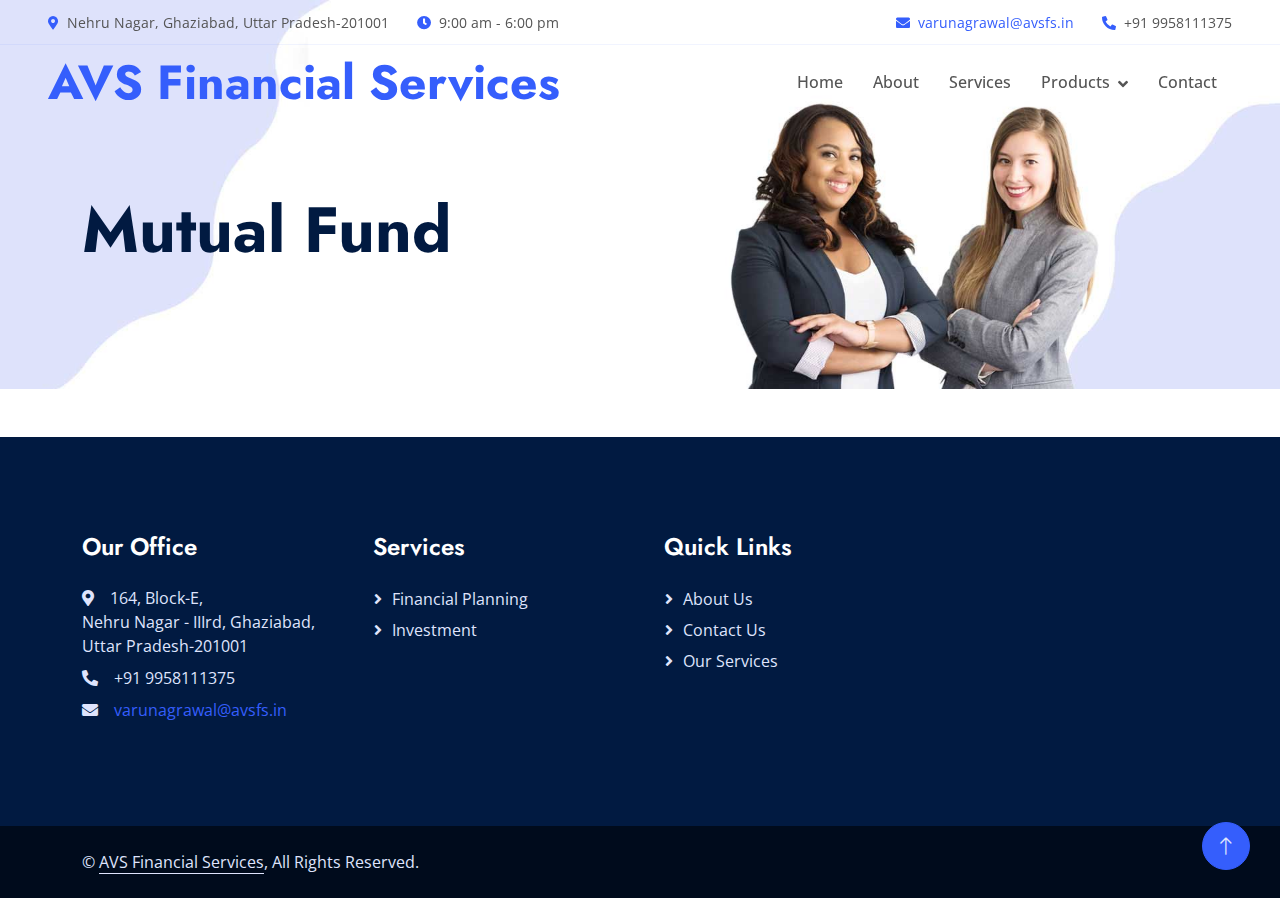
<file: hi.html>
<!DOCTYPE html>
<html lang="en">

<head>
    <meta charset="utf-8">
    <title>AVS Financial Services</title>
    <meta content="width=device-width, initial-scale=1.0" name="viewport">
    <meta content="" name="keywords">
    <meta content="" name="description">

    <!-- Favicon -->
    <link href="img/favicon.ico" rel="icon">

    <!-- Google Web Fonts -->
    <link rel="preconnect" href="https://fonts.googleapis.com">
    <link rel="preconnect" href="https://fonts.gstatic.com" crossorigin>
    <link
        href="https://fonts.googleapis.com/css2?family=Jost:wght@500;600;700&family=Open+Sans:wght@400;500&display=swap"
        rel="stylesheet">

    <!-- Icon Font Stylesheet -->
    <link href="https://cdnjs.cloudflare.com/ajax/libs/font-awesome/5.10.0/css/all.min.css" rel="stylesheet">
    <link href="https://cdn.jsdelivr.net/npm/bootstrap-icons@1.4.1/font/bootstrap-icons.css" rel="stylesheet">

    <!-- Libraries Stylesheet -->
    <link href="lib/animate/animate.min.css" rel="stylesheet">
    <link href="lib/owlcarousel/assets/owl.carousel.min.css" rel="stylesheet">

    <!-- Customized Bootstrap Stylesheet -->
    <link href="css/bootstrap.min.css" rel="stylesheet">

    <!-- Template Stylesheet -->
    <link href="css/style.css" rel="stylesheet">
</head>

<body>
    <!-- Spinner Start -->
    <div id="spinner"
        class="show bg-white position-fixed translate-middle w-100 vh-100 top-50 start-50 d-flex align-items-center justify-content-center">
        <div class="spinner-border text-primary" role="status" style="width: 3rem; height: 3rem;"></div>
    </div>
    <!-- Spinner End -->


    <!-- Navbar Start -->
    <div class="container-fluid fixed-top px-0 wow fadeIn" data-wow-delay="0.1s">
        <div class="top-bar row gx-0 align-items-center d-none d-lg-flex">
            <div class="col-lg-6 px-5 text-start">
                <small><i class="fa fa-map-marker-alt text-primary me-2"></i>Nehru Nagar,
                    Ghaziabad, Uttar Pradesh-201001</small>
                <small class="ms-4"><i class="fa fa-clock text-primary me-2"></i>9:00 am - 6:00 pm</small>
            </div>
            <div class="col-lg-6 px-5 text-end">
                <small><i class="fa fa-envelope text-primary me-2"></i><a
                        href="mailto:varunagrawal@avsfs.in">varunagrawal@avsfs.in</a></small>
                <small class="ms-4"><i class="fa fa-phone-alt text-primary me-2"></i>+91 9958111375</small>
            </div>
        </div>

        <nav class="navbar navbar-expand-lg navbar-light py-lg-0 px-lg-5 wow fadeIn" data-wow-delay="0.1s">
            <a href="index.html" class="navbar-brand ms-4 ms-lg-0">
                <h1 class="display-5 text-primary m-0">AVS Financial Services</h1>
            </a>
            <button type="button" class="navbar-toggler me-4" data-bs-toggle="collapse"
                data-bs-target="#navbarCollapse">
                <span class="navbar-toggler-icon"></span>
            </button>
            <div class="collapse navbar-collapse" id="navbarCollapse">
                <div class="navbar-nav ms-auto p-4 p-lg-0">
                    <a href="index.html" class="nav-item nav-link">Home</a>
                    <a href="index.html#about" class="nav-item nav-link">About</a>
                    <a href="index.html#service" class="nav-item nav-link">Services</a>
                    <div class="nav-item dropdown">
                        <a href="#" class="nav-link dropdown-toggle" data-bs-toggle="dropdown">Products</a>
                        <div class="dropdown-menu border-0 m-0">
                            <a href="mf.html" class="dropdown-item">Mutual Fund</a>
                            <a href="demat.html" class="dropdown-item">Demat</a>
                            <a href="fd.html" class="dropdown-item">FD</a>
                            <a href="lic.html" class="dropdown-item">LIC</a>
                            <a href="hi.html" class="dropdown-item active">HI</a>
                            <a href="nps.html" class="dropdown-item">NPS/PPF</a>
                        </div>
                    </div>
                    <!--
                    <div class="nav-item dropdown">
                        <a href="#" class="nav-link dropdown-toggle" data-bs-toggle="dropdown">Pages</a>
                        <div class="dropdown-menu border-light m-0">
                            <a href="project.html" class="dropdown-item">Projects</a>
                            <a href="feature.html" class="dropdown-item">Features</a>
                            <a href="team.html" class="dropdown-item">Team Member</a>
                            <a href="testimonial.html" class="dropdown-item">Testimonial</a>
                            <a href="404.html" class="dropdown-item">404 Page</a>
                        </div>
                    </div>
                -->
                    <a href="contact.html" class="nav-item nav-link">Contact</a>
                </div>
                <!--
                <div class="d-none d-lg-flex ms-2">
                    <a class="btn btn-light btn-sm-square rounded-circle ms-3" href="">
                        <small class="fab fa-facebook-f text-primary"></small>
                    </a>
                    <a class="btn btn-light btn-sm-square rounded-circle ms-3" href="">
                        <small class="fab fa-twitter text-primary"></small>
                    </a>
                    <a class="btn btn-light btn-sm-square rounded-circle ms-3" href="">
                        <small class="fab fa-linkedin-in text-primary"></small>
                    </a>
                </div>
                -->
            </div>
        </nav>
    </div>
    <!-- Navbar End -->


    <!-- Page Header Start -->
    <div class="container-fluid page-header mb-5 wow fadeIn" data-wow-delay="0.1s">
        <div class="container">
            <h1 class="display-3 mb-4 animated slideInDown">Mutual Fund</h1>
            <!--
            <nav aria-label="breadcrumb animated slideInDown">
                <ol class="breadcrumb mb-0">
                    <li class="breadcrumb-item"><a href="#">Home</a></li>
                    <li class="breadcrumb-item"><a href="#">Pages</a></li>
                    <li class="breadcrumb-item active" aria-current="page">Contact</li>
                </ol>
            </nav>
            -->
        </div>
    </div>
    <!-- Page Header End -->


    <!-- Footer Start -->
    <div class="container-fluid bg-dark text-light footer mt-5 py-5 wow fadeIn" data-wow-delay="0.1s">
        <div class="container py-5">
            <div class="row g-5">
                <div class="col-lg-3 col-md-6">
                    <h4 class="text-white mb-4">Our Office</h4>
                    <p class="mb-2"><i class="fa fa-map-marker-alt me-3"></i>164, Block-E, <br>Nehru Nagar - IIIrd,
                        Ghaziabad, Uttar Pradesh-201001</p>
                    <p class="mb-2"><i class="fa fa-phone-alt me-3"></i>+91 9958111375</p>
                    <p class="mb-2"><i class="fa fa-envelope me-3"></i><a
                            href="mailto:varunagrawal@avsfs.in">varunagrawal@avsfs.in</a></p>
                    <!--
                    <div class="d-flex pt-2">
                        <a class="btn btn-square btn-outline-light rounded-circle me-2" href=""><i
                                class="fab fa-twitter"></i></a>
                        <a class="btn btn-square btn-outline-light rounded-circle me-2" href=""><i
                                class="fab fa-facebook-f"></i></a>
                        <a class="btn btn-square btn-outline-light rounded-circle me-2" href=""><i
                                class="fab fa-youtube"></i></a>
                        <a class="btn btn-square btn-outline-light rounded-circle me-2" href=""><i
                                class="fab fa-linkedin-in"></i></a>
                    </div>
                    -->
                </div>
                <div class="col-lg-3 col-md-6">
                    <h4 class="text-white mb-4">Services</h4>
                    <a class="btn btn-link" href="">Financial Planning</a>
                    <a class="btn btn-link" href="">Investment</a>
                    <!--
                    <a class="btn btn-link" href="">Financial Consultancy</a>
                    <a class="btn btn-link" href="">Business Loans</a>
                    <a class="btn btn-link" href="">Business Analysis</a>-->
                </div>
                <div class="col-lg-3 col-md-6">
                    <h4 class="text-white mb-4">Quick Links</h4>
                    <a class="btn btn-link" href="index.html#about">About Us</a>
                    <a class="btn btn-link" href="contact.html">Contact Us</a>
                    <a class="btn btn-link" href="index.html#service">Our Services</a>
                </div>
                <!--
                <div class="col-lg-3 col-md-6">
                    <h4 class="text-white mb-4">Newsletter</h4>
                    <p>Dolor amet sit justo amet elitr clita ipsum elitr est.</p>
                    <div class="position-relative w-100">
                        <input class="form-control bg-white border-0 w-100 py-3 ps-4 pe-5" type="text"
                            placeholder="Your email">
                        <button type="button"
                            class="btn btn-primary py-2 position-absolute top-0 end-0 mt-2 me-2">SignUp</button>
                    </div>
                </div>
                -->
            </div>
        </div>
    </div>
    <!-- Footer End -->



    <!-- Copyright Start -->
    <div class="container-fluid copyright py-4">
        <div class="container">
            <div class="row">
                <div class="col-md-6 text-center text-md-start mb-3 mb-md-0">
                    &copy; <a class="border-bottom" href="#">AVS Financial Services</a>, All Rights Reserved.

                </div>
            </div>
        </div>
    </div>
    <!-- Copyright End -->


    <!-- Back to Top -->
    <a href="#" class="btn btn-lg btn-primary btn-lg-square rounded-circle back-to-top"><i
            class="bi bi-arrow-up"></i></a>

    <!-- JavaScript Libraries -->
    <script src="https://code.jquery.com/jquery-3.4.1.min.js"></script>
    <script src="https://cdn.jsdelivr.net/npm/bootstrap@5.0.0/dist/js/bootstrap.bundle.min.js"></script>
    <script src="lib/wow/wow.min.js"></script>
    <script src="lib/easing/easing.min.js"></script>
    <script src="lib/waypoints/waypoints.min.js"></script>
    <script src="lib/owlcarousel/owl.carousel.min.js"></script>
    <script src="lib/counterup/counterup.min.js"></script>

    <!-- Template Javascript -->
    <script src="js/main.js"></script>
</body>

</html>
</file>
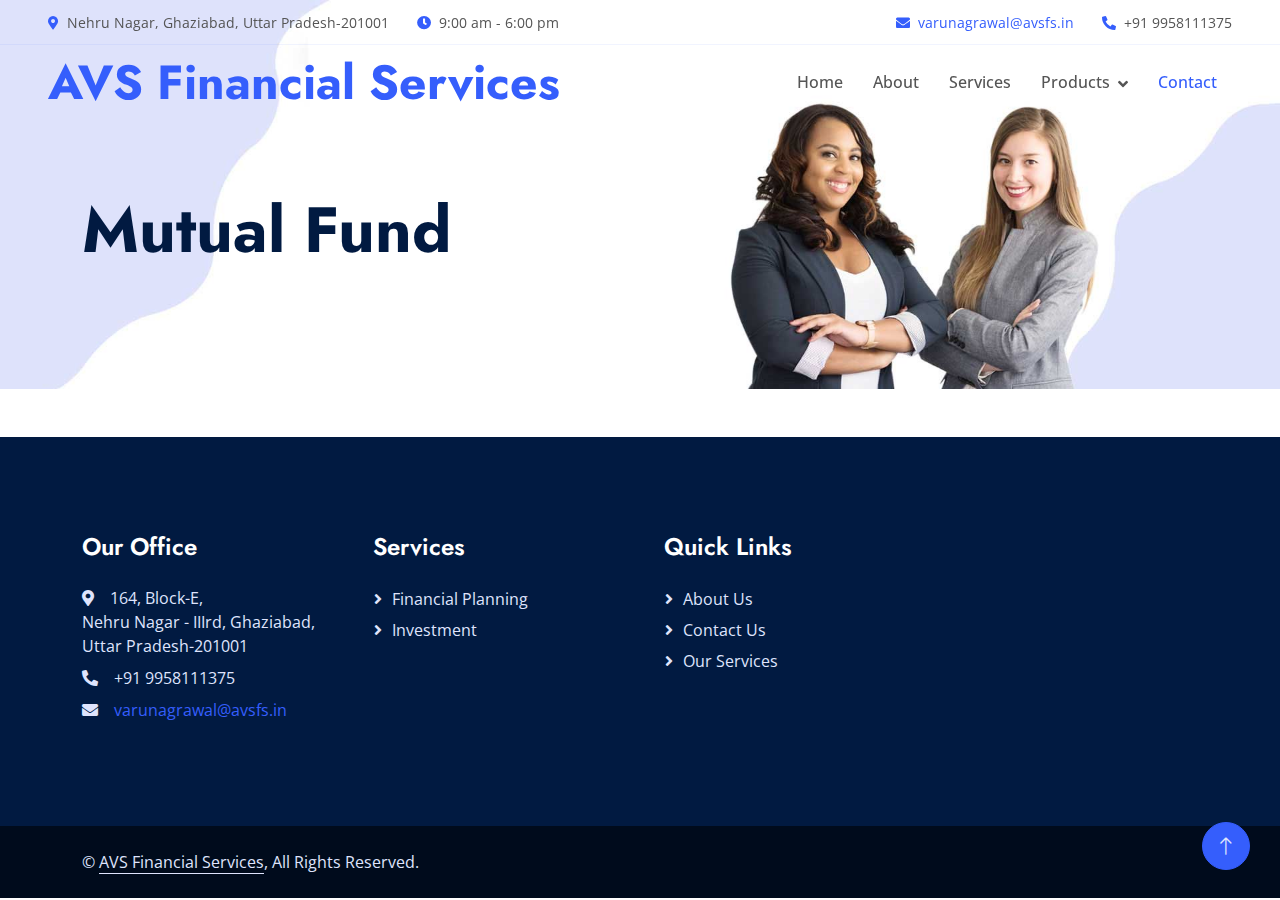
<file: lic.html>
<!DOCTYPE html>
<html lang="en">

<head>
    <meta charset="utf-8">
    <title>AVS Financial Services</title>
    <meta content="width=device-width, initial-scale=1.0" name="viewport">
    <meta content="" name="keywords">
    <meta content="" name="description">

    <!-- Favicon -->
    <link href="img/favicon.ico" rel="icon">

    <!-- Google Web Fonts -->
    <link rel="preconnect" href="https://fonts.googleapis.com">
    <link rel="preconnect" href="https://fonts.gstatic.com" crossorigin>
    <link
        href="https://fonts.googleapis.com/css2?family=Jost:wght@500;600;700&family=Open+Sans:wght@400;500&display=swap"
        rel="stylesheet">

    <!-- Icon Font Stylesheet -->
    <link href="https://cdnjs.cloudflare.com/ajax/libs/font-awesome/5.10.0/css/all.min.css" rel="stylesheet">
    <link href="https://cdn.jsdelivr.net/npm/bootstrap-icons@1.4.1/font/bootstrap-icons.css" rel="stylesheet">

    <!-- Libraries Stylesheet -->
    <link href="lib/animate/animate.min.css" rel="stylesheet">
    <link href="lib/owlcarousel/assets/owl.carousel.min.css" rel="stylesheet">

    <!-- Customized Bootstrap Stylesheet -->
    <link href="css/bootstrap.min.css" rel="stylesheet">

    <!-- Template Stylesheet -->
    <link href="css/style.css" rel="stylesheet">
</head>

<body>
    <!-- Spinner Start -->
    <div id="spinner"
        class="show bg-white position-fixed translate-middle w-100 vh-100 top-50 start-50 d-flex align-items-center justify-content-center">
        <div class="spinner-border text-primary" role="status" style="width: 3rem; height: 3rem;"></div>
    </div>
    <!-- Spinner End -->


    <!-- Navbar Start -->
    <div class="container-fluid fixed-top px-0 wow fadeIn" data-wow-delay="0.1s">
        <div class="top-bar row gx-0 align-items-center d-none d-lg-flex">
            <div class="col-lg-6 px-5 text-start">
                <small><i class="fa fa-map-marker-alt text-primary me-2"></i>Nehru Nagar,
                    Ghaziabad, Uttar Pradesh-201001</small>
                <small class="ms-4"><i class="fa fa-clock text-primary me-2"></i>9:00 am - 6:00 pm</small>
            </div>
            <div class="col-lg-6 px-5 text-end">
                <small><i class="fa fa-envelope text-primary me-2"></i><a
                        href="mailto:varunagrawal@avsfs.in">varunagrawal@avsfs.in</a></small>
                <small class="ms-4"><i class="fa fa-phone-alt text-primary me-2"></i>+91 9958111375</small>
            </div>
        </div>

        <nav class="navbar navbar-expand-lg navbar-light py-lg-0 px-lg-5 wow fadeIn" data-wow-delay="0.1s">
            <a href="index.html" class="navbar-brand ms-4 ms-lg-0">
                <h1 class="display-5 text-primary m-0">AVS Financial Services</h1>
            </a>
            <button type="button" class="navbar-toggler me-4" data-bs-toggle="collapse"
                data-bs-target="#navbarCollapse">
                <span class="navbar-toggler-icon"></span>
            </button>
            <div class="collapse navbar-collapse" id="navbarCollapse">
                <div class="navbar-nav ms-auto p-4 p-lg-0">
                    <a href="index.html" class="nav-item nav-link">Home</a>
                    <a href="index.html#about" class="nav-item nav-link">About</a>
                    <a href="index.html#service" class="nav-item nav-link">Services</a>
                    <div class="nav-item dropdown">
                        <a href="#" class="nav-link dropdown-toggle" data-bs-toggle="dropdown">Products</a>
                        <div class="dropdown-menu border-0 m-0">
                            <a href="mf.html" class="dropdown-item">Mutual Fund</a>
                            <a href="demat.html" class="dropdown-item">Demat</a>
                            <a href="fd.html" class="dropdown-item">FD</a>
                            <a href="lic.html" class="dropdown-item">LIC</a>
                            <a href="hi.html" class="dropdown-item">HI</a>
                            <a href="nps.html" class="dropdown-item">NPS/PPF</a>
                        </div>
                    </div>
                    <!--
                    <div class="nav-item dropdown">
                        <a href="#" class="nav-link dropdown-toggle" data-bs-toggle="dropdown">Pages</a>
                        <div class="dropdown-menu border-light m-0">
                            <a href="project.html" class="dropdown-item">Projects</a>
                            <a href="feature.html" class="dropdown-item">Features</a>
                            <a href="team.html" class="dropdown-item">Team Member</a>
                            <a href="testimonial.html" class="dropdown-item">Testimonial</a>
                            <a href="404.html" class="dropdown-item">404 Page</a>
                        </div>
                    </div>
                -->
                    <a href="contact.html" class="nav-item nav-link active">Contact</a>
                </div>
                <!--
                <div class="d-none d-lg-flex ms-2">
                    <a class="btn btn-light btn-sm-square rounded-circle ms-3" href="">
                        <small class="fab fa-facebook-f text-primary"></small>
                    </a>
                    <a class="btn btn-light btn-sm-square rounded-circle ms-3" href="">
                        <small class="fab fa-twitter text-primary"></small>
                    </a>
                    <a class="btn btn-light btn-sm-square rounded-circle ms-3" href="">
                        <small class="fab fa-linkedin-in text-primary"></small>
                    </a>
                </div>
                -->
            </div>
        </nav>
    </div>
    <!-- Navbar End -->


    <!-- Page Header Start -->
    <div class="container-fluid page-header mb-5 wow fadeIn" data-wow-delay="0.1s">
        <div class="container">
            <h1 class="display-3 mb-4 animated slideInDown">Mutual Fund</h1>
            <!--
            <nav aria-label="breadcrumb animated slideInDown">
                <ol class="breadcrumb mb-0">
                    <li class="breadcrumb-item"><a href="#">Home</a></li>
                    <li class="breadcrumb-item"><a href="#">Pages</a></li>
                    <li class="breadcrumb-item active" aria-current="page">Contact</li>
                </ol>
            </nav>
            -->
        </div>
    </div>
    <!-- Page Header End -->


    <!-- Footer Start -->
    <div class="container-fluid bg-dark text-light footer mt-5 py-5 wow fadeIn" data-wow-delay="0.1s">
        <div class="container py-5">
            <div class="row g-5">
                <div class="col-lg-3 col-md-6">
                    <h4 class="text-white mb-4">Our Office</h4>
                    <p class="mb-2"><i class="fa fa-map-marker-alt me-3"></i>164, Block-E, <br>Nehru Nagar - IIIrd,
                        Ghaziabad, Uttar Pradesh-201001</p>
                    <p class="mb-2"><i class="fa fa-phone-alt me-3"></i>+91 9958111375</p>
                    <p class="mb-2"><i class="fa fa-envelope me-3"></i><a
                            href="mailto:varunagrawal@avsfs.in">varunagrawal@avsfs.in</a></p>
                    <!--
                    <div class="d-flex pt-2">
                        <a class="btn btn-square btn-outline-light rounded-circle me-2" href=""><i
                                class="fab fa-twitter"></i></a>
                        <a class="btn btn-square btn-outline-light rounded-circle me-2" href=""><i
                                class="fab fa-facebook-f"></i></a>
                        <a class="btn btn-square btn-outline-light rounded-circle me-2" href=""><i
                                class="fab fa-youtube"></i></a>
                        <a class="btn btn-square btn-outline-light rounded-circle me-2" href=""><i
                                class="fab fa-linkedin-in"></i></a>
                    </div>
                    -->
                </div>
                <div class="col-lg-3 col-md-6">
                    <h4 class="text-white mb-4">Services</h4>
                    <a class="btn btn-link" href="">Financial Planning</a>
                    <a class="btn btn-link" href="">Investment</a>
                    <!--
                    <a class="btn btn-link" href="">Financial Consultancy</a>
                    <a class="btn btn-link" href="">Business Loans</a>
                    <a class="btn btn-link" href="">Business Analysis</a>-->
                </div>
                <div class="col-lg-3 col-md-6">
                    <h4 class="text-white mb-4">Quick Links</h4>
                    <a class="btn btn-link" href="index.html#about">About Us</a>
                    <a class="btn btn-link" href="contact.html">Contact Us</a>
                    <a class="btn btn-link" href="index.html#service">Our Services</a>
                </div>
                <!--
                <div class="col-lg-3 col-md-6">
                    <h4 class="text-white mb-4">Newsletter</h4>
                    <p>Dolor amet sit justo amet elitr clita ipsum elitr est.</p>
                    <div class="position-relative w-100">
                        <input class="form-control bg-white border-0 w-100 py-3 ps-4 pe-5" type="text"
                            placeholder="Your email">
                        <button type="button"
                            class="btn btn-primary py-2 position-absolute top-0 end-0 mt-2 me-2">SignUp</button>
                    </div>
                </div>
                -->
            </div>
        </div>
    </div>
    <!-- Footer End -->



    <!-- Copyright Start -->
    <div class="container-fluid copyright py-4">
        <div class="container">
            <div class="row">
                <div class="col-md-6 text-center text-md-start mb-3 mb-md-0">
                    &copy; <a class="border-bottom" href="#">AVS Financial Services</a>, All Rights Reserved.

                </div>
            </div>
        </div>
    </div>
    <!-- Copyright End -->


    <!-- Back to Top -->
    <a href="#" class="btn btn-lg btn-primary btn-lg-square rounded-circle back-to-top"><i
            class="bi bi-arrow-up"></i></a>

    <!-- JavaScript Libraries -->
    <script src="https://code.jquery.com/jquery-3.4.1.min.js"></script>
    <script src="https://cdn.jsdelivr.net/npm/bootstrap@5.0.0/dist/js/bootstrap.bundle.min.js"></script>
    <script src="lib/wow/wow.min.js"></script>
    <script src="lib/easing/easing.min.js"></script>
    <script src="lib/waypoints/waypoints.min.js"></script>
    <script src="lib/owlcarousel/owl.carousel.min.js"></script>
    <script src="lib/counterup/counterup.min.js"></script>

    <!-- Template Javascript -->
    <script src="js/main.js"></script>
</body>

</html>
</file>
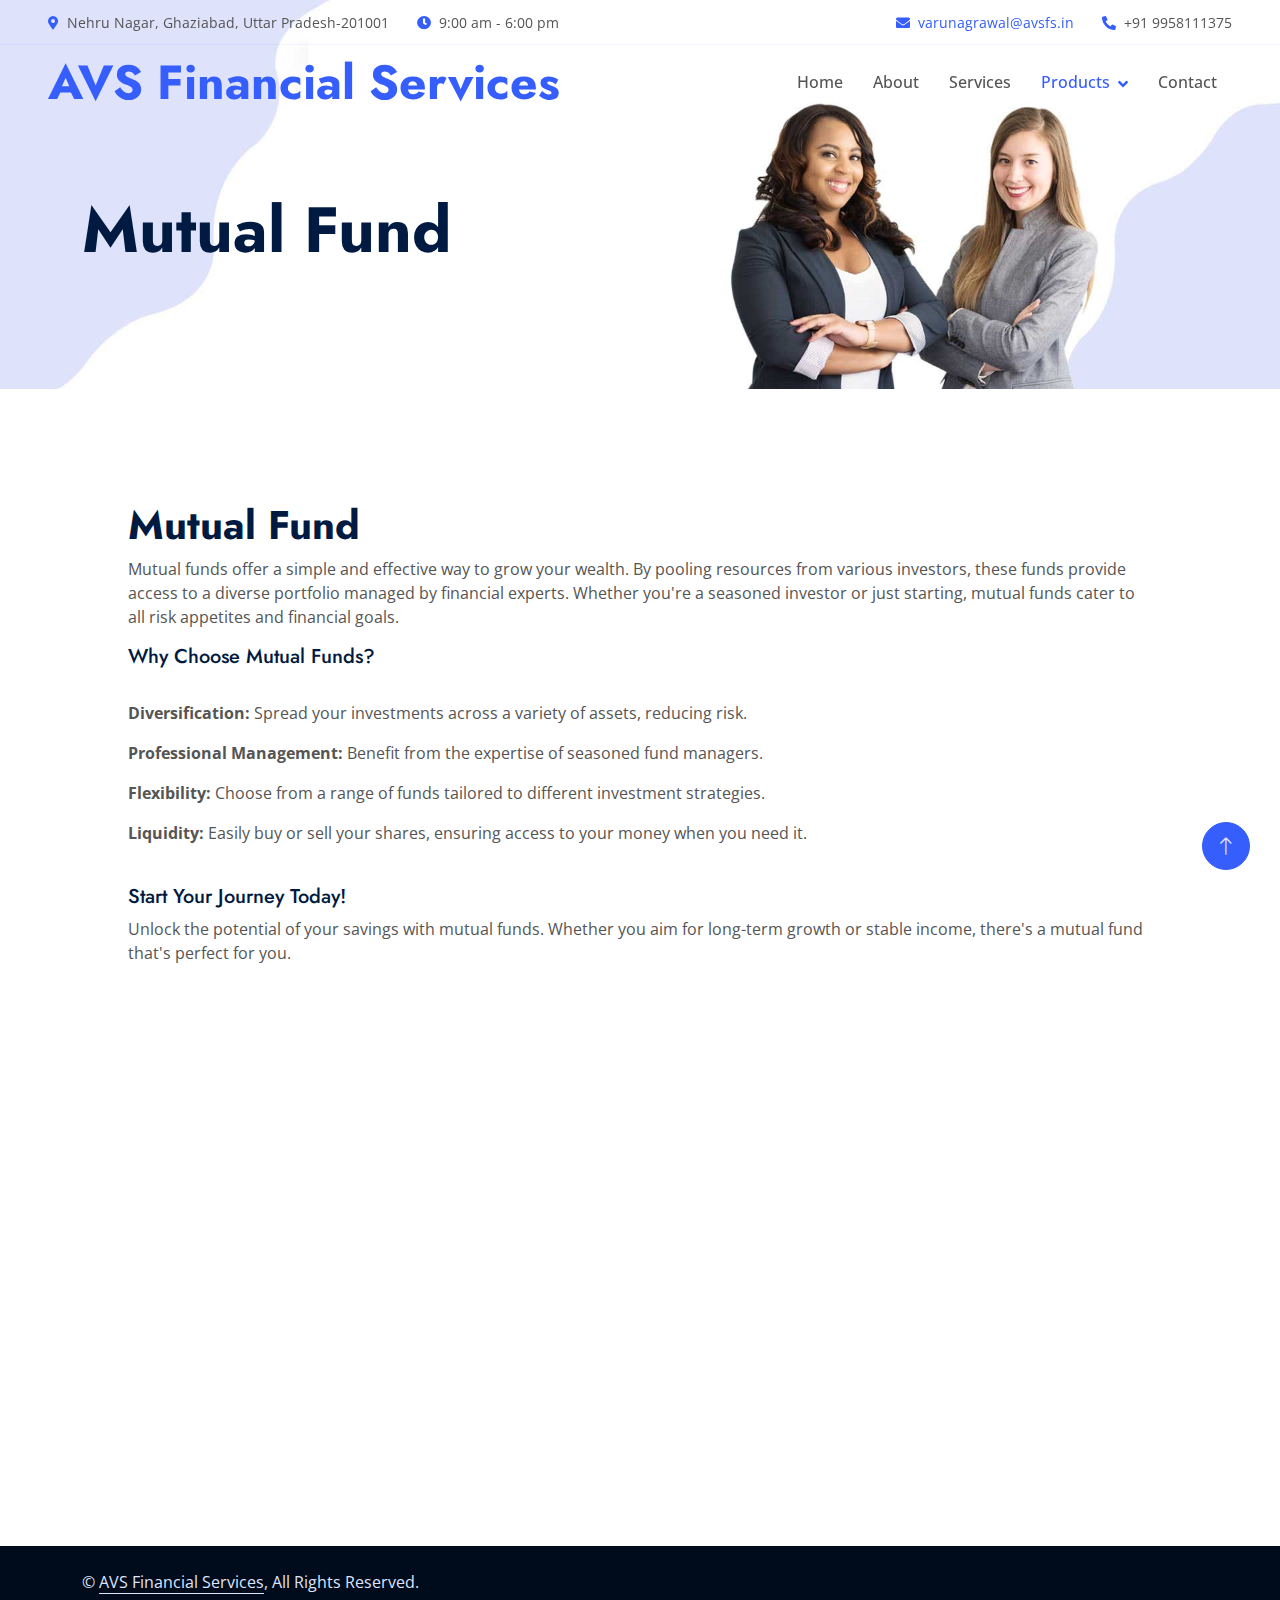
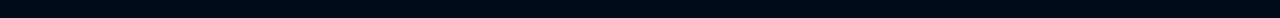
<file: mf.html>
<!DOCTYPE html>
<html lang="en">

<head>
    <meta charset="utf-8">
    <title>AVS Financial Services</title>
    <meta content="width=device-width, initial-scale=1.0" name="viewport">
    <meta content="" name="keywords">
    <meta content="" name="description">

    <!-- Favicon -->
    <link href="img/favicon.ico" rel="icon">

    <!-- Google Web Fonts -->
    <link rel="preconnect" href="https://fonts.googleapis.com">
    <link rel="preconnect" href="https://fonts.gstatic.com" crossorigin>
    <link
        href="https://fonts.googleapis.com/css2?family=Jost:wght@500;600;700&family=Open+Sans:wght@400;500&display=swap"
        rel="stylesheet">

    <!-- Icon Font Stylesheet -->
    <link href="https://cdnjs.cloudflare.com/ajax/libs/font-awesome/5.10.0/css/all.min.css" rel="stylesheet">
    <link href="https://cdn.jsdelivr.net/npm/bootstrap-icons@1.4.1/font/bootstrap-icons.css" rel="stylesheet">

    <!-- Libraries Stylesheet -->
    <link href="lib/animate/animate.min.css" rel="stylesheet">
    <link href="lib/owlcarousel/assets/owl.carousel.min.css" rel="stylesheet">

    <!-- Customized Bootstrap Stylesheet -->
    <link href="css/bootstrap.min.css" rel="stylesheet">

    <!-- Template Stylesheet -->
    <link href="css/style.css" rel="stylesheet">
    <link href="product_style.css" rel="stylesheet">
    
</head>

<body>
    <!-- Spinner Start -->
    <div id="spinner"
        class="show bg-white position-fixed translate-middle w-100 vh-100 top-50 start-50 d-flex align-items-center justify-content-center">
        <div class="spinner-border text-primary" role="status" style="width: 3rem; height: 3rem;"></div>
    </div>
    <!-- Spinner End -->


    <!-- Navbar Start -->
    <div class="container-fluid fixed-top px-0 wow fadeIn" data-wow-delay="0.1s">
        <div class="top-bar row gx-0 align-items-center d-none d-lg-flex">
            <div class="col-lg-6 px-5 text-start">
                <small><i class="fa fa-map-marker-alt text-primary me-2"></i>Nehru Nagar,
                    Ghaziabad, Uttar Pradesh-201001</small>
                <small class="ms-4"><i class="fa fa-clock text-primary me-2"></i>9:00 am - 6:00 pm</small>
            </div>
            <div class="col-lg-6 px-5 text-end">
                <small><i class="fa fa-envelope text-primary me-2"></i><a
                        href="mailto:varunagrawal@avsfs.in">varunagrawal@avsfs.in</a></small>
                <small class="ms-4"><i class="fa fa-phone-alt text-primary me-2"></i>+91 9958111375</small>
            </div>
        </div>

        <nav class="navbar navbar-expand-lg navbar-light py-lg-0 px-lg-5 wow fadeIn" data-wow-delay="0.1s">
            <a href="index.html" class="navbar-brand ms-4 ms-lg-0">
                <h1 class="display-5 text-primary m-0">AVS Financial Services</h1>
            </a>
            <button type="button" class="navbar-toggler me-4" data-bs-toggle="collapse"
                data-bs-target="#navbarCollapse">
                <span class="navbar-toggler-icon"></span>
            </button>
            <div class="collapse navbar-collapse" id="navbarCollapse">
                <div class="navbar-nav ms-auto p-4 p-lg-0">
                    <a href="index.html" class="nav-item nav-link">Home</a>
                    <a href="index.html#about" class="nav-item nav-link">About</a>
                    <a href="index.html#service" class="nav-item nav-link">Services</a>
                    <div class="nav-item dropdown">
                        <a href="#" class="nav-link dropdown-toggle active" data-bs-toggle="dropdown">Products</a>
                        <div class="dropdown-menu border-0 m-0">
                            <a href="mf.html" class="dropdown-item active">Mutual Fund</a>
                            <a href="demat.html" class="dropdown-item">Demat</a>
                            <a href="fd.html" class="dropdown-item">FD</a>
                            <a href="lic.html" class="dropdown-item">LIC</a>
                            <a href="hi.html" class="dropdown-item">HI</a>
                            <a href="nps.html" class="dropdown-item">NPS/PPF</a>
                        </div>
                    </div>
                    <!--
                    <div class="nav-item dropdown">
                        <a href="#" class="nav-link dropdown-toggle" data-bs-toggle="dropdown">Pages</a>
                        <div class="dropdown-menu border-light m-0">
                            <a href="project.html" class="dropdown-item">Projects</a>
                            <a href="feature.html" class="dropdown-item">Features</a>
                            <a href="team.html" class="dropdown-item">Team Member</a>
                            <a href="testimonial.html" class="dropdown-item">Testimonial</a>
                            <a href="404.html" class="dropdown-item">404 Page</a>
                        </div>
                    </div>
                -->
                    <a href="contact.html" class="nav-item nav-link">Contact</a>
                </div>
                <!--
                <div class="d-none d-lg-flex ms-2">
                    <a class="btn btn-light btn-sm-square rounded-circle ms-3" href="">
                        <small class="fab fa-facebook-f text-primary"></small>
                    </a>
                    <a class="btn btn-light btn-sm-square rounded-circle ms-3" href="">
                        <small class="fab fa-twitter text-primary"></small>
                    </a>
                    <a class="btn btn-light btn-sm-square rounded-circle ms-3" href="">
                        <small class="fab fa-linkedin-in text-primary"></small>
                    </a>
                </div>
                -->
            </div>
        </nav>
    </div>
    <!-- Navbar End -->


    <!-- Page Header Start -->
    <div class="container-fluid page-header mb-5 wow fadeIn" data-wow-delay="0.1s">
        <div class="container">
            <h1 class="display-3 mb-4 animated slideInDown">Mutual Fund</h1>
            <!--
            <nav aria-label="breadcrumb animated slideInDown">
                <ol class="breadcrumb mb-0">
                    <li class="breadcrumb-item"><a href="#">Home</a></li>
                    <li class="breadcrumb-item"><a href="#">Pages</a></li>
                    <li class="breadcrumb-item active" aria-current="page">Contact</li>
                </ol>
            </nav>
            -->
        </div>
    </div>
    <!-- Page Header End -->

    <!--Content Starts-->

    <!-- Mutual Fund Content -->
    <div id="prod">
        <h1>Mutual Fund</h1>
        <p>Mutual funds offer a simple and effective way to grow your wealth. By pooling resources from various investors, these funds provide access to a diverse portfolio managed by financial experts. Whether you're a seasoned investor or just starting, mutual funds cater to all risk appetites and financial goals.</p>

        <b><h5>Why Choose Mutual Funds?</h5></b><br>
        <p><b>Diversification:</b> Spread your investments across a variety of assets, reducing risk.</p>
        <p><b>Professional Management:</b> Benefit from the expertise of seasoned fund managers.</p>
        <p><b>Flexibility:</b> Choose from a range of funds tailored to different investment strategies.</p>
        <p><b>Liquidity:</b> Easily buy or sell your shares, ensuring access to your money when you need it.</p><br>

        <b><h5>Start Your Journey Today!</h5></b>
        <p>Unlock the potential of your savings with mutual funds. Whether you aim for long-term growth or stable income, there's a mutual fund that's perfect for you.</p>
    </div>
    <!-- End Mutual Fund Content -->


    <!--Content Ends-->


    <!-- Footer Start -->
    <div class="container-fluid bg-dark text-light footer mt-5 py-5 wow fadeIn" data-wow-delay="0.1s">
        <div class="container py-5">
            <div class="row g-5">
                <div class="col-lg-3 col-md-6">
                    <h4 class="text-white mb-4">Our Office</h4>
                    <p class="mb-2"><i class="fa fa-map-marker-alt me-3"></i>164, Block-E, <br>Nehru Nagar - IIIrd,
                        Ghaziabad, Uttar Pradesh-201001</p>
                    <p class="mb-2"><i class="fa fa-phone-alt me-3"></i>+91 9958111375</p>
                    <p class="mb-2"><i class="fa fa-envelope me-3"></i><a
                            href="mailto:varunagrawal@avsfs.in">varunagrawal@avsfs.in</a></p>
                    <!--
                    <div class="d-flex pt-2">
                        <a class="btn btn-square btn-outline-light rounded-circle me-2" href=""><i
                                class="fab fa-twitter"></i></a>
                        <a class="btn btn-square btn-outline-light rounded-circle me-2" href=""><i
                                class="fab fa-facebook-f"></i></a>
                        <a class="btn btn-square btn-outline-light rounded-circle me-2" href=""><i
                                class="fab fa-youtube"></i></a>
                        <a class="btn btn-square btn-outline-light rounded-circle me-2" href=""><i
                                class="fab fa-linkedin-in"></i></a>
                    </div>
                    -->
                </div>
                <div class="col-lg-3 col-md-6">
                    <h4 class="text-white mb-4">Services</h4>
                    <a class="btn btn-link" href="">Financial Planning</a>
                    <a class="btn btn-link" href="">Investment</a>
                    <!--
                    <a class="btn btn-link" href="">Financial Consultancy</a>
                    <a class="btn btn-link" href="">Business Loans</a>
                    <a class="btn btn-link" href="">Business Analysis</a>-->
                </div>
                <div class="col-lg-3 col-md-6">
                    <h4 class="text-white mb-4">Quick Links</h4>
                    <a class="btn btn-link" href="index.html#about">About Us</a>
                    <a class="btn btn-link" href="contact.html">Contact Us</a>
                    <a class="btn btn-link" href="index.html#service">Our Services</a>
                </div>
                <!--
                <div class="col-lg-3 col-md-6">
                    <h4 class="text-white mb-4">Newsletter</h4>
                    <p>Dolor amet sit justo amet elitr clita ipsum elitr est.</p>
                    <div class="position-relative w-100">
                        <input class="form-control bg-white border-0 w-100 py-3 ps-4 pe-5" type="text"
                            placeholder="Your email">
                        <button type="button"
                            class="btn btn-primary py-2 position-absolute top-0 end-0 mt-2 me-2">SignUp</button>
                    </div>
                </div>
                -->
            </div>
        </div>
    </div>
    <!-- Footer End -->



    <!-- Copyright Start -->
    <div class="container-fluid copyright py-4">
        <div class="container">
            <div class="row">
                <div class="col-md-6 text-center text-md-start mb-3 mb-md-0">
                    &copy; <a class="border-bottom" href="#">AVS Financial Services</a>, All Rights Reserved.

                </div>
            </div>
        </div>
    </div>
    <!-- Copyright End -->


    <!-- Back to Top -->
    <a href="#" class="btn btn-lg btn-primary btn-lg-square rounded-circle back-to-top"><i
            class="bi bi-arrow-up"></i></a>

    <!-- JavaScript Libraries -->
    <script src="https://code.jquery.com/jquery-3.4.1.min.js"></script>
    <script src="https://cdn.jsdelivr.net/npm/bootstrap@5.0.0/dist/js/bootstrap.bundle.min.js"></script>
    <script src="lib/wow/wow.min.js"></script>
    <script src="lib/easing/easing.min.js"></script>
    <script src="lib/waypoints/waypoints.min.js"></script>
    <script src="lib/owlcarousel/owl.carousel.min.js"></script>
    <script src="lib/counterup/counterup.min.js"></script>

    <!-- Template Javascript -->
    <script src="js/main.js"></script>
</body>

</html>
</file>
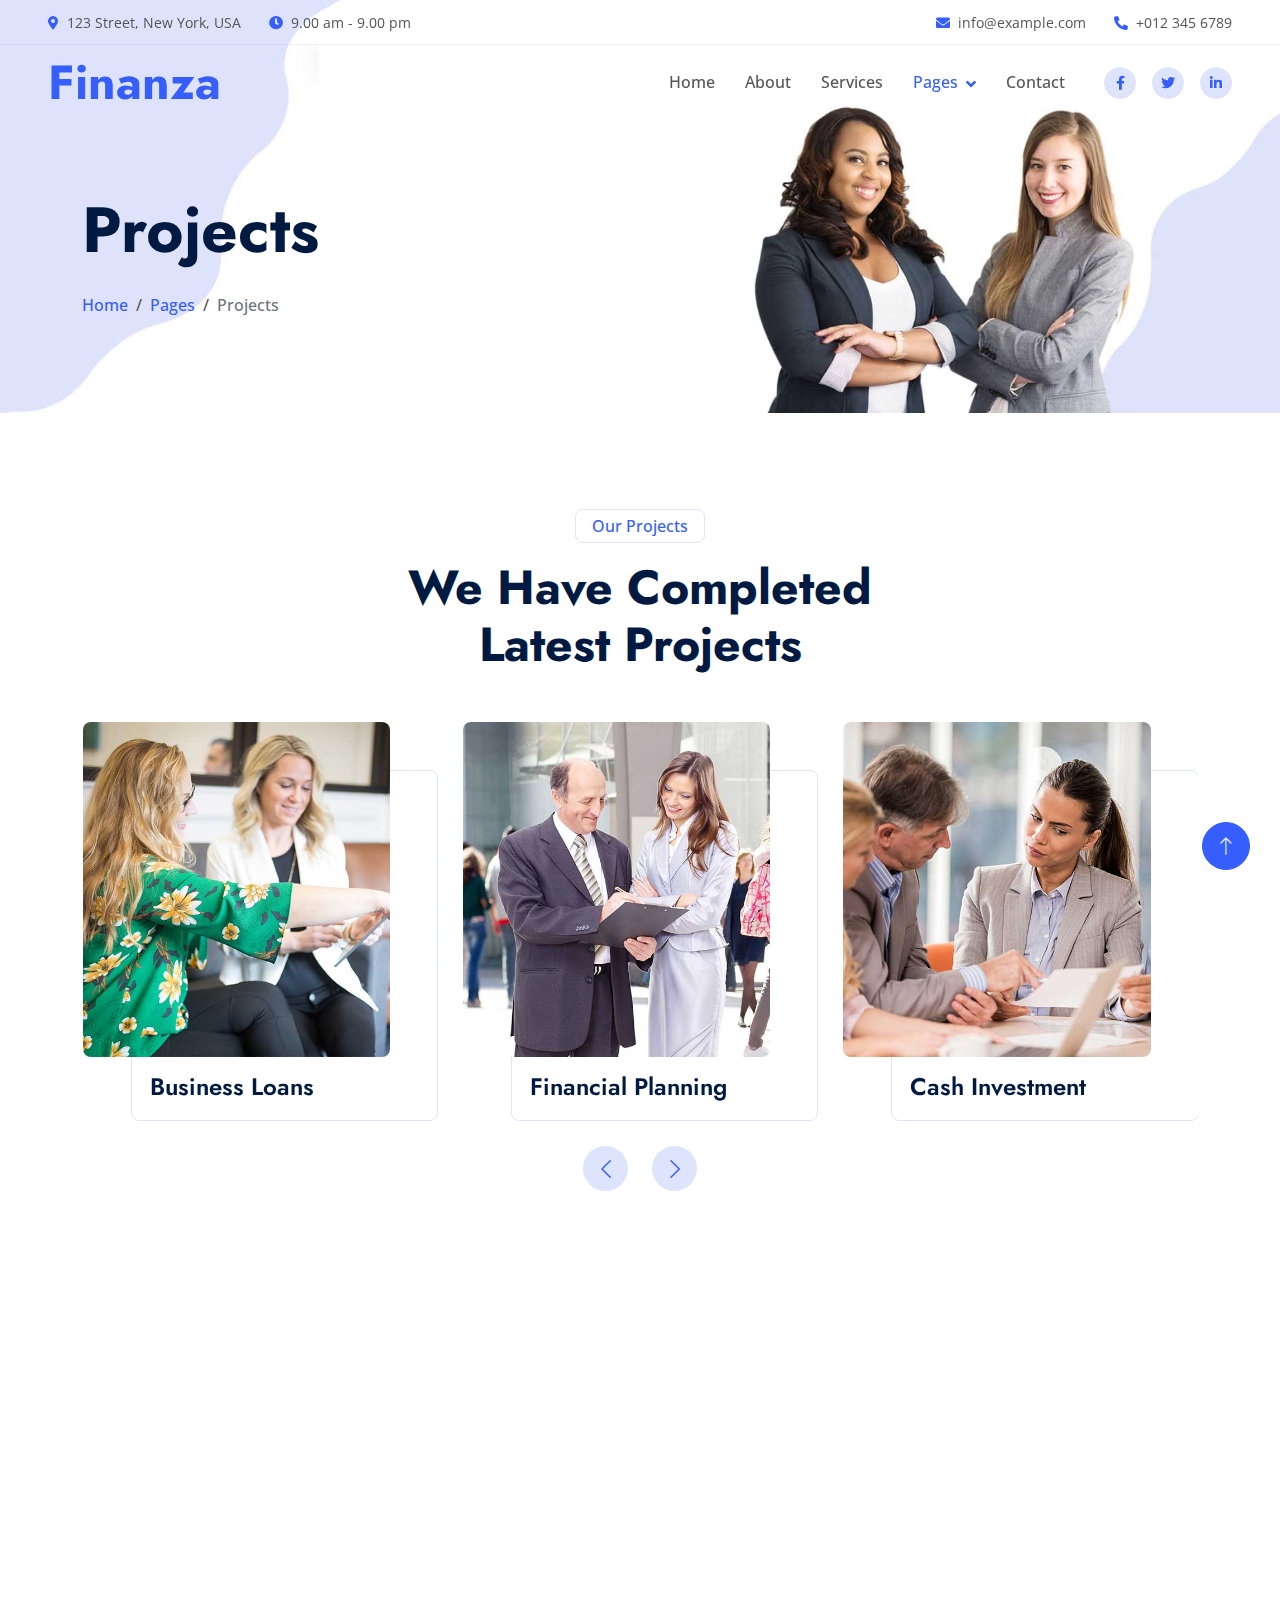
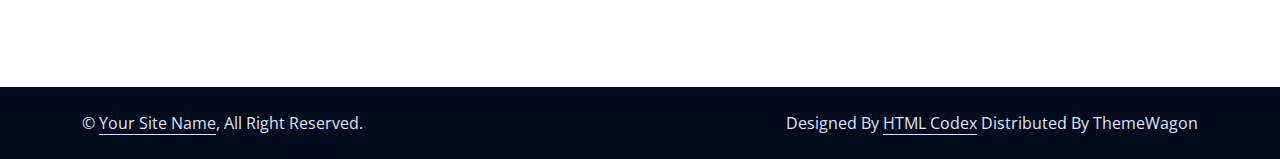
<file: project.html>
<!DOCTYPE html>
<html lang="en">

<head>
    <meta charset="utf-8">
    <title>Finanza - Financial Services Website Template</title>
    <meta content="width=device-width, initial-scale=1.0" name="viewport">
    <meta content="" name="keywords">
    <meta content="" name="description">

    <!-- Favicon -->
    <link href="img/favicon.ico" rel="icon">

    <!-- Google Web Fonts -->
    <link rel="preconnect" href="https://fonts.googleapis.com">
    <link rel="preconnect" href="https://fonts.gstatic.com" crossorigin>
    <link
        href="https://fonts.googleapis.com/css2?family=Jost:wght@500;600;700&family=Open+Sans:wght@400;500&display=swap"
        rel="stylesheet">

    <!-- Icon Font Stylesheet -->
    <link href="https://cdnjs.cloudflare.com/ajax/libs/font-awesome/5.10.0/css/all.min.css" rel="stylesheet">
    <link href="https://cdn.jsdelivr.net/npm/bootstrap-icons@1.4.1/font/bootstrap-icons.css" rel="stylesheet">

    <!-- Libraries Stylesheet -->
    <link href="lib/animate/animate.min.css" rel="stylesheet">
    <link href="lib/owlcarousel/assets/owl.carousel.min.css" rel="stylesheet">

    <!-- Customized Bootstrap Stylesheet -->
    <link href="css/bootstrap.min.css" rel="stylesheet">

    <!-- Template Stylesheet -->
    <link href="css/style.css" rel="stylesheet">
</head>

<body>
    <!-- Spinner Start -->
    <div id="spinner"
        class="show bg-white position-fixed translate-middle w-100 vh-100 top-50 start-50 d-flex align-items-center justify-content-center">
        <div class="spinner-border text-primary" role="status" style="width: 3rem; height: 3rem;"></div>
    </div>
    <!-- Spinner End -->


    <!-- Navbar Start -->
    <div class="container-fluid fixed-top px-0 wow fadeIn" data-wow-delay="0.1s">
        <div class="top-bar row gx-0 align-items-center d-none d-lg-flex">
            <div class="col-lg-6 px-5 text-start">
                <small><i class="fa fa-map-marker-alt text-primary me-2"></i>123 Street, New York, USA</small>
                <small class="ms-4"><i class="fa fa-clock text-primary me-2"></i>9.00 am - 9.00 pm</small>
            </div>
            <div class="col-lg-6 px-5 text-end">
                <small><i class="fa fa-envelope text-primary me-2"></i>info@example.com</small>
                <small class="ms-4"><i class="fa fa-phone-alt text-primary me-2"></i>+012 345 6789</small>
            </div>
        </div>

        <nav class="navbar navbar-expand-lg navbar-light py-lg-0 px-lg-5 wow fadeIn" data-wow-delay="0.1s">
            <a href="index.html" class="navbar-brand ms-4 ms-lg-0">
                <h1 class="display-5 text-primary m-0">Finanza</h1>
            </a>
            <button type="button" class="navbar-toggler me-4" data-bs-toggle="collapse"
                data-bs-target="#navbarCollapse">
                <span class="navbar-toggler-icon"></span>
            </button>
            <div class="collapse navbar-collapse" id="navbarCollapse">
                <div class="navbar-nav ms-auto p-4 p-lg-0">
                    <a href="index.html" class="nav-item nav-link">Home</a>
                    <a href="about.html" class="nav-item nav-link">About</a>
                    <a href="service.html" class="nav-item nav-link">Services</a>
                    <div class="nav-item dropdown">
                        <a href="#" class="nav-link dropdown-toggle active" data-bs-toggle="dropdown">Pages</a>
                        <div class="dropdown-menu border-light m-0">
                            <a href="project.html" class="dropdown-item active">Projects</a>
                            <a href="feature.html" class="dropdown-item">Features</a>
                            <a href="team.html" class="dropdown-item">Team Member</a>
                            <a href="testimonial.html" class="dropdown-item">Testimonial</a>
                            <a href="404.html" class="dropdown-item">404 Page</a>
                        </div>
                    </div>
                    <a href="contact.html" class="nav-item nav-link">Contact</a>
                </div>
                <div class="d-none d-lg-flex ms-2">
                    <a class="btn btn-light btn-sm-square rounded-circle ms-3" href="">
                        <small class="fab fa-facebook-f text-primary"></small>
                    </a>
                    <a class="btn btn-light btn-sm-square rounded-circle ms-3" href="">
                        <small class="fab fa-twitter text-primary"></small>
                    </a>
                    <a class="btn btn-light btn-sm-square rounded-circle ms-3" href="">
                        <small class="fab fa-linkedin-in text-primary"></small>
                    </a>
                </div>
            </div>
        </nav>
    </div>
    <!-- Navbar End -->


    <!-- Page Header Start -->
    <div class="container-fluid page-header mb-5 wow fadeIn" data-wow-delay="0.1s">
        <div class="container">
            <h1 class="display-3 mb-4 animated slideInDown">Projects</h1>
            <nav aria-label="breadcrumb animated slideInDown">
                <ol class="breadcrumb mb-0">
                    <li class="breadcrumb-item"><a href="#">Home</a></li>
                    <li class="breadcrumb-item"><a href="#">Pages</a></li>
                    <li class="breadcrumb-item active" aria-current="page">Projects</li>
                </ol>
            </nav>
        </div>
    </div>
    <!-- Page Header End -->


    <!-- Projects Start -->
    <div class="container-xxl py-5">
        <div class="container">
            <div class="text-center mx-auto wow fadeInUp" data-wow-delay="0.1s" style="max-width: 600px;">
                <p class="d-inline-block border rounded text-primary fw-semi-bold py-1 px-3">Our Projects</p>
                <h1 class="display-5 mb-5">We Have Completed Latest Projects</h1>
            </div>
            <div class="owl-carousel project-carousel wow fadeInUp" data-wow-delay="0.3s">
                <div class="project-item pe-5 pb-5">
                    <div class="project-img mb-3">
                        <img class="img-fluid rounded" src="img/service-1.jpg" alt="">
                        <a href=""><i class="fa fa-link fa-3x text-primary"></i></a>
                    </div>
                    <div class="project-title">
                        <h4 class="mb-0">Financial Planning</h4>
                    </div>
                </div>
                <div class="project-item pe-5 pb-5">
                    <div class="project-img mb-3">
                        <img class="img-fluid rounded" src="img/service-2.jpg" alt="">
                        <a href=""><i class="fa fa-link fa-3x text-primary"></i></a>
                    </div>
                    <div class="project-title">
                        <h4 class="mb-0">Cash Investment</h4>
                    </div>
                </div>
                <div class="project-item pe-5 pb-5">
                    <div class="project-img mb-3">
                        <img class="img-fluid rounded" src="img/service-3.jpg" alt="">
                        <a href=""><i class="fa fa-link fa-3x text-primary"></i></a>
                    </div>
                    <div class="project-title">
                        <h4 class="mb-0">Financial Consultancy</h4>
                    </div>
                </div>
                <div class="project-item pe-5 pb-5">
                    <div class="project-img mb-3">
                        <img class="img-fluid rounded" src="img/service-4.jpg" alt="">
                        <a href=""><i class="fa fa-link fa-3x text-primary"></i></a>
                    </div>
                    <div class="project-title">
                        <h4 class="mb-0">Business Loans</h4>
                    </div>
                </div>
            </div>
        </div>
    </div>
    <!-- Projects End -->


    <!-- Footer Start -->
    <div class="container-fluid bg-dark text-light footer mt-5 py-5 wow fadeIn" data-wow-delay="0.1s">
        <div class="container py-5">
            <div class="row g-5">
                <div class="col-lg-3 col-md-6">
                    <h4 class="text-white mb-4">Our Office</h4>
                    <p class="mb-2"><i class="fa fa-map-marker-alt me-3"></i>123 Street, New York, USA</p>
                    <p class="mb-2"><i class="fa fa-phone-alt me-3"></i>+012 345 67890</p>
                    <p class="mb-2"><i class="fa fa-envelope me-3"></i>info@example.com</p>
                    <div class="d-flex pt-2">
                        <a class="btn btn-square btn-outline-light rounded-circle me-2" href=""><i
                                class="fab fa-twitter"></i></a>
                        <a class="btn btn-square btn-outline-light rounded-circle me-2" href=""><i
                                class="fab fa-facebook-f"></i></a>
                        <a class="btn btn-square btn-outline-light rounded-circle me-2" href=""><i
                                class="fab fa-youtube"></i></a>
                        <a class="btn btn-square btn-outline-light rounded-circle me-2" href=""><i
                                class="fab fa-linkedin-in"></i></a>
                    </div>
                </div>
                <div class="col-lg-3 col-md-6">
                    <h4 class="text-white mb-4">Services</h4>
                    <a class="btn btn-link" href="">Financial Planning</a>
                    <a class="btn btn-link" href="">Cash Investment</a>
                    <a class="btn btn-link" href="">Financial Consultancy</a>
                    <a class="btn btn-link" href="">Business Loans</a>
                    <a class="btn btn-link" href="">Business Analysis</a>
                </div>
                <div class="col-lg-3 col-md-6">
                    <h4 class="text-white mb-4">Quick Links</h4>
                    <a class="btn btn-link" href="">About Us</a>
                    <a class="btn btn-link" href="">Contact Us</a>
                    <a class="btn btn-link" href="">Our Services</a>
                    <a class="btn btn-link" href="">Terms & Condition</a>
                    <a class="btn btn-link" href="">Support</a>
                </div>
                <div class="col-lg-3 col-md-6">
                    <h4 class="text-white mb-4">Newsletter</h4>
                    <p>Dolor amet sit justo amet elitr clita ipsum elitr est.</p>
                    <div class="position-relative w-100">
                        <input class="form-control bg-white border-0 w-100 py-3 ps-4 pe-5" type="text"
                            placeholder="Your email">
                        <button type="button"
                            class="btn btn-primary py-2 position-absolute top-0 end-0 mt-2 me-2">SignUp</button>
                    </div>
                </div>
            </div>
        </div>
    </div>
    <!-- Footer End -->


    <!-- Copyright Start -->
    <div class="container-fluid copyright py-4">
        <div class="container">
            <div class="row">
                <div class="col-md-6 text-center text-md-start mb-3 mb-md-0">
                    &copy; <a class="border-bottom" href="#">Your Site Name</a>, All Right Reserved.
                </div>
                <div class="col-md-6 text-center text-md-end">
                    <!--/*** This template is free as long as you keep the footer author’s credit link/attribution link/backlink. If you'd like to use the template without the footer author’s credit link/attribution link/backlink, you can purchase the Credit Removal License from "https://htmlcodex.com/credit-removal". Thank you for your support. ***/-->
                    Designed By <a class="border-bottom" href="https://htmlcodex.com">HTML Codex</a> Distributed By <a
                        href="https://themewagon.com">ThemeWagon</a>
                </div>
            </div>
        </div>
    </div>
    <!-- Copyright End -->


    <!-- Back to Top -->
    <a href="#" class="btn btn-lg btn-primary btn-lg-square rounded-circle back-to-top"><i
            class="bi bi-arrow-up"></i></a>


    <!-- JavaScript Libraries -->
    <script src="https://code.jquery.com/jquery-3.4.1.min.js"></script>
    <script src="https://cdn.jsdelivr.net/npm/bootstrap@5.0.0/dist/js/bootstrap.bundle.min.js"></script>
    <script src="lib/wow/wow.min.js"></script>
    <script src="lib/easing/easing.min.js"></script>
    <script src="lib/waypoints/waypoints.min.js"></script>
    <script src="lib/owlcarousel/owl.carousel.min.js"></script>
    <script src="lib/counterup/counterup.min.js"></script>

    <!-- Template Javascript -->
    <script src="js/main.js"></script>
</body>

</html>
</file>
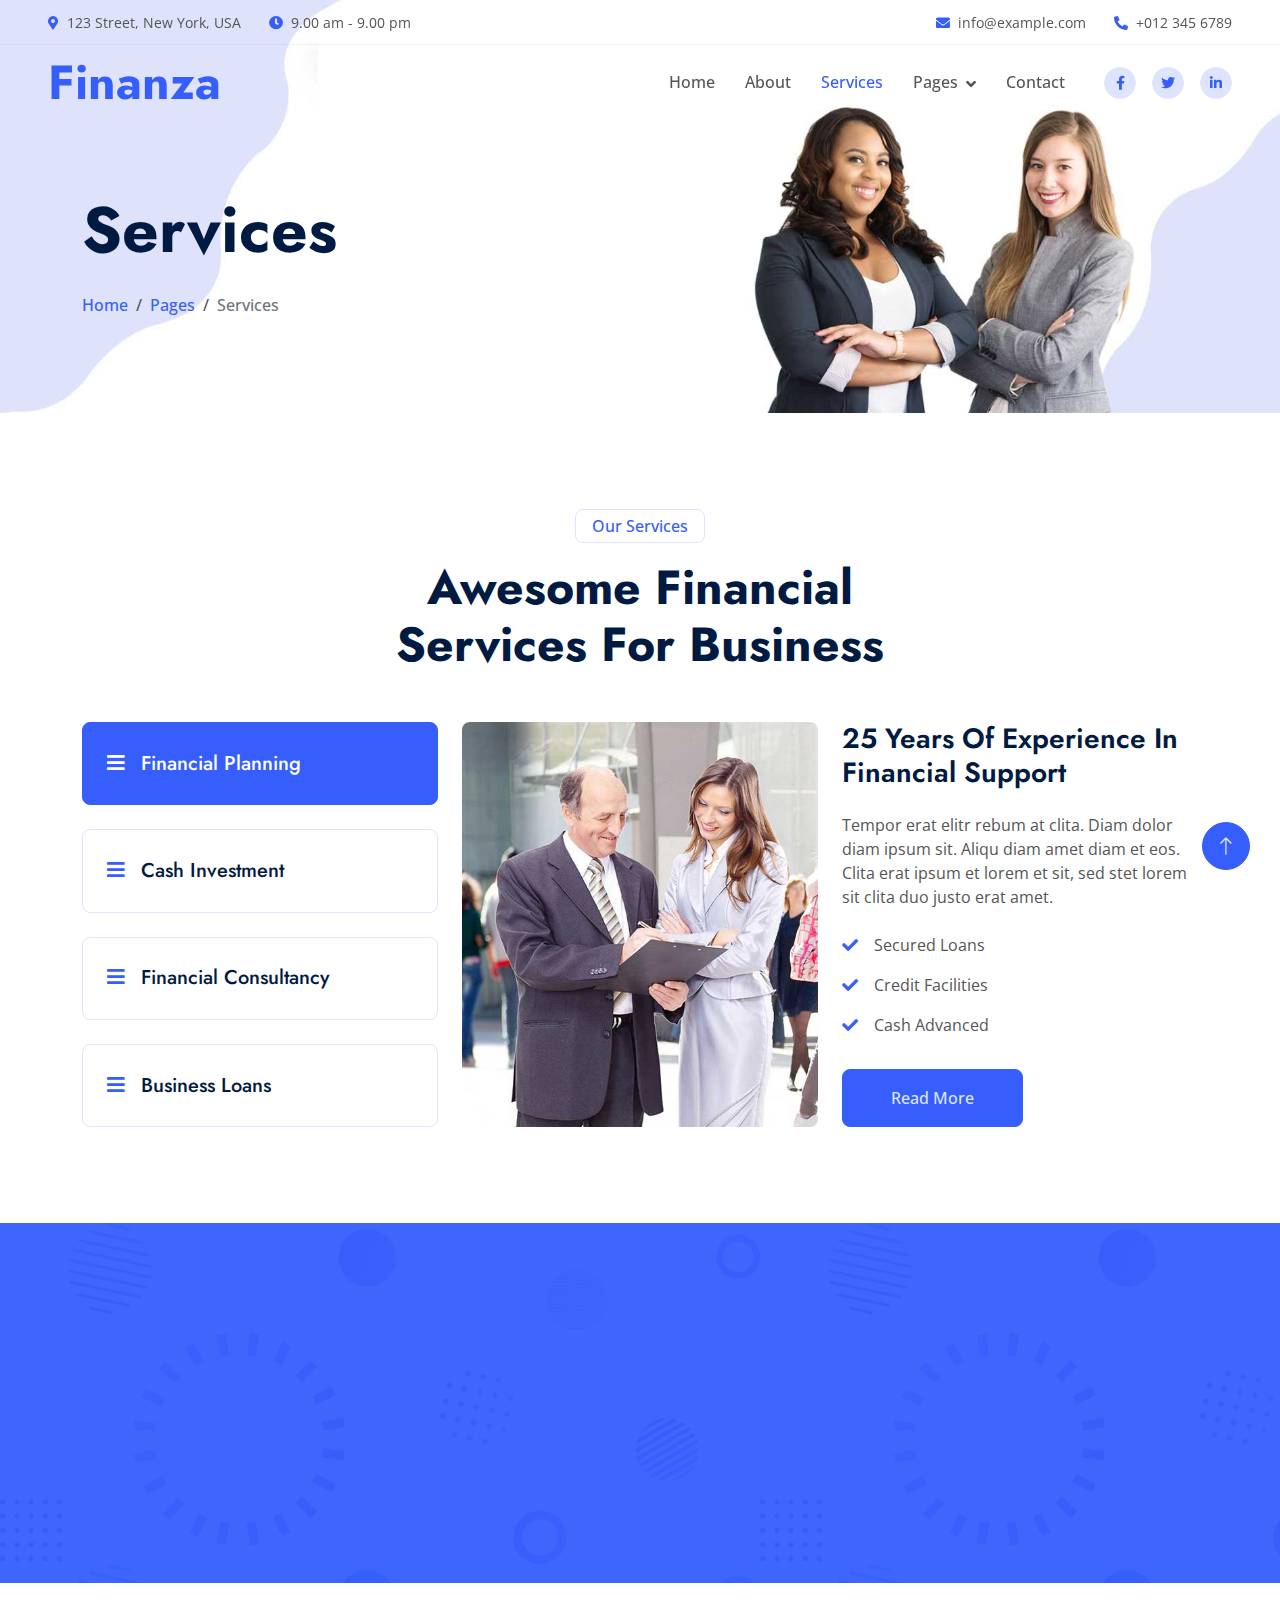
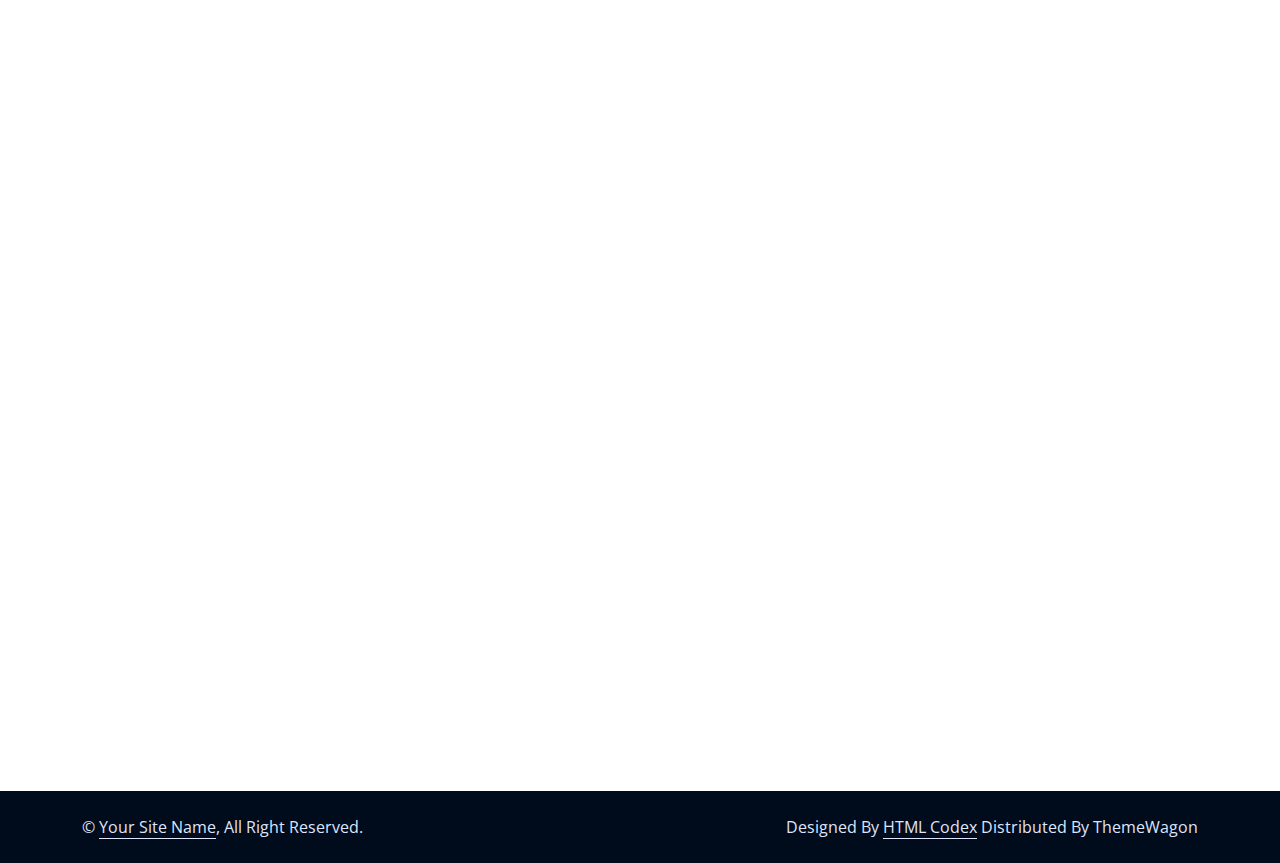
<file: service.html>
<!DOCTYPE html>
<html lang="en">

<head>
    <meta charset="utf-8">
    <title>Finanza - Financial Services Website Template</title>
    <meta content="width=device-width, initial-scale=1.0" name="viewport">
    <meta content="" name="keywords">
    <meta content="" name="description">

    <!-- Favicon -->
    <link href="img/favicon.ico" rel="icon">

    <!-- Google Web Fonts -->
    <link rel="preconnect" href="https://fonts.googleapis.com">
    <link rel="preconnect" href="https://fonts.gstatic.com" crossorigin>
    <link
        href="https://fonts.googleapis.com/css2?family=Jost:wght@500;600;700&family=Open+Sans:wght@400;500&display=swap"
        rel="stylesheet">

    <!-- Icon Font Stylesheet -->
    <link href="https://cdnjs.cloudflare.com/ajax/libs/font-awesome/5.10.0/css/all.min.css" rel="stylesheet">
    <link href="https://cdn.jsdelivr.net/npm/bootstrap-icons@1.4.1/font/bootstrap-icons.css" rel="stylesheet">

    <!-- Libraries Stylesheet -->
    <link href="lib/animate/animate.min.css" rel="stylesheet">
    <link href="lib/owlcarousel/assets/owl.carousel.min.css" rel="stylesheet">

    <!-- Customized Bootstrap Stylesheet -->
    <link href="css/bootstrap.min.css" rel="stylesheet">

    <!-- Template Stylesheet -->
    <link href="css/style.css" rel="stylesheet">
</head>

<body>
    <!-- Spinner Start -->
    <div id="spinner"
        class="show bg-white position-fixed translate-middle w-100 vh-100 top-50 start-50 d-flex align-items-center justify-content-center">
        <div class="spinner-border text-primary" role="status" style="width: 3rem; height: 3rem;"></div>
    </div>
    <!-- Spinner End -->


    <!-- Navbar Start -->
    <div class="container-fluid fixed-top px-0 wow fadeIn" data-wow-delay="0.1s">
        <div class="top-bar row gx-0 align-items-center d-none d-lg-flex">
            <div class="col-lg-6 px-5 text-start">
                <small><i class="fa fa-map-marker-alt text-primary me-2"></i>123 Street, New York, USA</small>
                <small class="ms-4"><i class="fa fa-clock text-primary me-2"></i>9.00 am - 9.00 pm</small>
            </div>
            <div class="col-lg-6 px-5 text-end">
                <small><i class="fa fa-envelope text-primary me-2"></i>info@example.com</small>
                <small class="ms-4"><i class="fa fa-phone-alt text-primary me-2"></i>+012 345 6789</small>
            </div>
        </div>

        <nav class="navbar navbar-expand-lg navbar-light py-lg-0 px-lg-5 wow fadeIn" data-wow-delay="0.1s">
            <a href="index.html" class="navbar-brand ms-4 ms-lg-0">
                <h1 class="display-5 text-primary m-0">Finanza</h1>
            </a>
            <button type="button" class="navbar-toggler me-4" data-bs-toggle="collapse"
                data-bs-target="#navbarCollapse">
                <span class="navbar-toggler-icon"></span>
            </button>
            <div class="collapse navbar-collapse" id="navbarCollapse">
                <div class="navbar-nav ms-auto p-4 p-lg-0">
                    <a href="index.html" class="nav-item nav-link">Home</a>
                    <a href="about.html" class="nav-item nav-link">About</a>
                    <a href="service.html" class="nav-item nav-link active">Services</a>
                    <div class="nav-item dropdown">
                        <a href="#" class="nav-link dropdown-toggle" data-bs-toggle="dropdown">Pages</a>
                        <div class="dropdown-menu border-light m-0">
                            <a href="project.html" class="dropdown-item">Projects</a>
                            <a href="feature.html" class="dropdown-item">Features</a>
                            <a href="team.html" class="dropdown-item">Team Member</a>
                            <a href="testimonial.html" class="dropdown-item">Testimonial</a>
                            <a href="404.html" class="dropdown-item">404 Page</a>
                        </div>
                    </div>
                    <a href="contact.html" class="nav-item nav-link">Contact</a>
                </div>
                <div class="d-none d-lg-flex ms-2">
                    <a class="btn btn-light btn-sm-square rounded-circle ms-3" href="">
                        <small class="fab fa-facebook-f text-primary"></small>
                    </a>
                    <a class="btn btn-light btn-sm-square rounded-circle ms-3" href="">
                        <small class="fab fa-twitter text-primary"></small>
                    </a>
                    <a class="btn btn-light btn-sm-square rounded-circle ms-3" href="">
                        <small class="fab fa-linkedin-in text-primary"></small>
                    </a>
                </div>
            </div>
        </nav>
    </div>
    <!-- Navbar End -->


    <!-- Page Header Start -->
    <div class="container-fluid page-header mb-5 wow fadeIn" data-wow-delay="0.1s">
        <div class="container">
            <h1 class="display-3 mb-4 animated slideInDown">Services</h1>
            <nav aria-label="breadcrumb animated slideInDown">
                <ol class="breadcrumb mb-0">
                    <li class="breadcrumb-item"><a href="#">Home</a></li>
                    <li class="breadcrumb-item"><a href="#">Pages</a></li>
                    <li class="breadcrumb-item active" aria-current="page">Services</li>
                </ol>
            </nav>
        </div>
    </div>
    <!-- Page Header End -->


    <!-- Service Start -->
    <div class="container-xxl service py-5">
        <div class="container">
            <div class="text-center mx-auto wow fadeInUp" data-wow-delay="0.1s" style="max-width: 600px;">
                <p class="d-inline-block border rounded text-primary fw-semi-bold py-1 px-3">Our Services</p>
                <h1 class="display-5 mb-5">Awesome Financial Services For Business</h1>
            </div>
            <div class="row g-4 wow fadeInUp" data-wow-delay="0.3s">
                <div class="col-lg-4">
                    <div class="nav nav-pills d-flex justify-content-between w-100 h-100 me-4">
                        <button class="nav-link w-100 d-flex align-items-center text-start border p-4 mb-4 active"
                            data-bs-toggle="pill" data-bs-target="#tab-pane-1" type="button">
                            <h5 class="m-0"><i class="fa fa-bars text-primary me-3"></i>Financial Planning</h5>
                        </button>
                        <button class="nav-link w-100 d-flex align-items-center text-start border p-4 mb-4"
                            data-bs-toggle="pill" data-bs-target="#tab-pane-2" type="button">
                            <h5 class="m-0"><i class="fa fa-bars text-primary me-3"></i>Cash Investment</h5>
                        </button>
                        <button class="nav-link w-100 d-flex align-items-center text-start border p-4 mb-4"
                            data-bs-toggle="pill" data-bs-target="#tab-pane-3" type="button">
                            <h5 class="m-0"><i class="fa fa-bars text-primary me-3"></i>Financial Consultancy</h5>
                        </button>
                        <button class="nav-link w-100 d-flex align-items-center text-start border p-4 mb-0"
                            data-bs-toggle="pill" data-bs-target="#tab-pane-4" type="button">
                            <h5 class="m-0"><i class="fa fa-bars text-primary me-3"></i>Business Loans</h5>
                        </button>
                    </div>
                </div>
                <div class="col-lg-8">
                    <div class="tab-content w-100">
                        <div class="tab-pane fade show active" id="tab-pane-1">
                            <div class="row g-4">
                                <div class="col-md-6" style="min-height: 350px;">
                                    <div class="position-relative h-100">
                                        <img class="position-absolute rounded w-100 h-100" src="img/service-1.jpg"
                                            style="object-fit: cover;" alt="">
                                    </div>
                                </div>
                                <div class="col-md-6">
                                    <h3 class="mb-4">25 Years Of Experience In Financial Support</h3>
                                    <p class="mb-4">Tempor erat elitr rebum at clita. Diam dolor diam ipsum sit. Aliqu
                                        diam amet diam et eos. Clita erat ipsum et lorem et sit, sed stet lorem sit
                                        clita duo justo erat amet.</p>
                                    <p><i class="fa fa-check text-primary me-3"></i>Secured Loans</p>
                                    <p><i class="fa fa-check text-primary me-3"></i>Credit Facilities</p>
                                    <p><i class="fa fa-check text-primary me-3"></i>Cash Advanced</p>
                                    <a href="" class="btn btn-primary py-3 px-5 mt-3">Read More</a>
                                </div>
                            </div>
                        </div>
                        <div class="tab-pane fade" id="tab-pane-2">
                            <div class="row g-4">
                                <div class="col-md-6" style="min-height: 350px;">
                                    <div class="position-relative h-100">
                                        <img class="position-absolute rounded w-100 h-100" src="img/service-2.jpg"
                                            style="object-fit: cover;" alt="">
                                    </div>
                                </div>
                                <div class="col-md-6">
                                    <h3 class="mb-4">25 Years Of Experience In Financial Support</h3>
                                    <p class="mb-4">Tempor erat elitr rebum at clita. Diam dolor diam ipsum sit. Aliqu
                                        diam amet diam et eos. Clita erat ipsum et lorem et sit, sed stet lorem sit
                                        clita duo justo erat amet.</p>
                                    <p><i class="fa fa-check text-primary me-3"></i>Secured Loans</p>
                                    <p><i class="fa fa-check text-primary me-3"></i>Credit Facilities</p>
                                    <p><i class="fa fa-check text-primary me-3"></i>Cash Advanced</p>
                                    <a href="" class="btn btn-primary py-3 px-5 mt-3">Read More</a>
                                </div>
                            </div>
                        </div>
                        <div class="tab-pane fade" id="tab-pane-3">
                            <div class="row g-4">
                                <div class="col-md-6" style="min-height: 350px;">
                                    <div class="position-relative h-100">
                                        <img class="position-absolute rounded w-100 h-100" src="img/service-3.jpg"
                                            style="object-fit: cover;" alt="">
                                    </div>
                                </div>
                                <div class="col-md-6">
                                    <h3 class="mb-4">25 Years Of Experience In Financial Support</h3>
                                    <p class="mb-4">Tempor erat elitr rebum at clita. Diam dolor diam ipsum sit. Aliqu
                                        diam amet diam et eos. Clita erat ipsum et lorem et sit, sed stet lorem sit
                                        clita duo justo erat amet.</p>
                                    <p><i class="fa fa-check text-primary me-3"></i>Secured Loans</p>
                                    <p><i class="fa fa-check text-primary me-3"></i>Credit Facilities</p>
                                    <p><i class="fa fa-check text-primary me-3"></i>Cash Advanced</p>
                                    <a href="" class="btn btn-primary py-3 px-5 mt-3">Read More</a>
                                </div>
                            </div>
                        </div>
                        <div class="tab-pane fade" id="tab-pane-4">
                            <div class="row g-4">
                                <div class="col-md-6" style="min-height: 350px;">
                                    <div class="position-relative h-100">
                                        <img class="position-absolute rounded w-100 h-100" src="img/service-4.jpg"
                                            style="object-fit: cover;" alt="">
                                    </div>
                                </div>
                                <div class="col-md-6">
                                    <h3 class="mb-4">25 Years Of Experience In Financial Support</h3>
                                    <p class="mb-4">Tempor erat elitr rebum at clita. Diam dolor diam ipsum sit. Aliqu
                                        diam amet diam et eos. Clita erat ipsum et lorem et sit, sed stet lorem sit
                                        clita duo justo erat amet.</p>
                                    <p><i class="fa fa-check text-primary me-3"></i>Secured Loans</p>
                                    <p><i class="fa fa-check text-primary me-3"></i>Credit Facilities</p>
                                    <p><i class="fa fa-check text-primary me-3"></i>Cash Advanced</p>
                                    <a href="" class="btn btn-primary py-3 px-5 mt-3">Read More</a>
                                </div>
                            </div>
                        </div>
                    </div>
                </div>
            </div>
        </div>
    </div>
    <!-- Service End -->


    <!-- Callback Start -->
    <div class="container-fluid callback mt-5 py-5">
        <div class="container pt-5">
            <div class="row justify-content-center">
                <div class="col-lg-7">
                    <div class="bg-white border rounded p-4 p-sm-5 wow fadeInUp" data-wow-delay="0.5s">
                        <div class="text-center mx-auto wow fadeInUp" data-wow-delay="0.1s" style="max-width: 600px;">
                            <p class="d-inline-block border rounded text-primary fw-semi-bold py-1 px-3">Get In Touch
                            </p>
                            <h1 class="display-5 mb-5">Request A Call-Back</h1>
                        </div>
                        <div class="row g-3">
                            <div class="col-sm-6">
                                <div class="form-floating">
                                    <input type="text" class="form-control" id="name" placeholder="Your Name">
                                    <label for="name">Your Name</label>
                                </div>
                            </div>
                            <div class="col-sm-6">
                                <div class="form-floating">
                                    <input type="email" class="form-control" id="mail" placeholder="Your Email">
                                    <label for="mail">Your Email</label>
                                </div>
                            </div>
                            <div class="col-sm-6">
                                <div class="form-floating">
                                    <input type="text" class="form-control" id="mobile" placeholder="Your Mobile">
                                    <label for="mobile">Your Mobile</label>
                                </div>
                            </div>
                            <div class="col-sm-6">
                                <div class="form-floating">
                                    <input type="text" class="form-control" id="subject" placeholder="Subject">
                                    <label for="subject">Subject</label>
                                </div>
                            </div>
                            <div class="col-12">
                                <div class="form-floating">
                                    <textarea class="form-control" placeholder="Leave a message here" id="message"
                                        style="height: 100px"></textarea>
                                    <label for="message">Message</label>
                                </div>
                            </div>
                            <div class="col-12 text-center">
                                <button class="btn btn-primary w-100 py-3" type="submit">Submit Now</button>
                            </div>
                        </div>
                    </div>
                </div>
            </div>
        </div>
    </div>
    <!-- Callback End -->


    <!-- Footer Start -->
    <div class="container-fluid bg-dark text-light footer mt-5 py-5 wow fadeIn" data-wow-delay="0.1s">
        <div class="container py-5">
            <div class="row g-5">
                <div class="col-lg-3 col-md-6">
                    <h4 class="text-white mb-4">Our Office</h4>
                    <p class="mb-2"><i class="fa fa-map-marker-alt me-3"></i>123 Street, New York, USA</p>
                    <p class="mb-2"><i class="fa fa-phone-alt me-3"></i>+012 345 67890</p>
                    <p class="mb-2"><i class="fa fa-envelope me-3"></i>info@example.com</p>
                    <div class="d-flex pt-2">
                        <a class="btn btn-square btn-outline-light rounded-circle me-2" href=""><i
                                class="fab fa-twitter"></i></a>
                        <a class="btn btn-square btn-outline-light rounded-circle me-2" href=""><i
                                class="fab fa-facebook-f"></i></a>
                        <a class="btn btn-square btn-outline-light rounded-circle me-2" href=""><i
                                class="fab fa-youtube"></i></a>
                        <a class="btn btn-square btn-outline-light rounded-circle me-2" href=""><i
                                class="fab fa-linkedin-in"></i></a>
                    </div>
                </div>
                <div class="col-lg-3 col-md-6">
                    <h4 class="text-white mb-4">Services</h4>
                    <a class="btn btn-link" href="">Financial Planning</a>
                    <a class="btn btn-link" href="">Cash Investment</a>
                    <a class="btn btn-link" href="">Financial Consultancy</a>
                    <a class="btn btn-link" href="">Business Loans</a>
                    <a class="btn btn-link" href="">Business Analysis</a>
                </div>
                <div class="col-lg-3 col-md-6">
                    <h4 class="text-white mb-4">Quick Links</h4>
                    <a class="btn btn-link" href="">About Us</a>
                    <a class="btn btn-link" href="">Contact Us</a>
                    <a class="btn btn-link" href="">Our Services</a>
                    <a class="btn btn-link" href="">Terms & Condition</a>
                    <a class="btn btn-link" href="">Support</a>
                </div>
                <div class="col-lg-3 col-md-6">
                    <h4 class="text-white mb-4">Newsletter</h4>
                    <p>Dolor amet sit justo amet elitr clita ipsum elitr est.</p>
                    <div class="position-relative w-100">
                        <input class="form-control bg-white border-0 w-100 py-3 ps-4 pe-5" type="text"
                            placeholder="Your email">
                        <button type="button"
                            class="btn btn-primary py-2 position-absolute top-0 end-0 mt-2 me-2">SignUp</button>
                    </div>
                </div>
            </div>
        </div>
    </div>
    <!-- Footer End -->


    <!-- Copyright Start -->
    <div class="container-fluid copyright py-4">
        <div class="container">
            <div class="row">
                <div class="col-md-6 text-center text-md-start mb-3 mb-md-0">
                    &copy; <a class="border-bottom" href="#">Your Site Name</a>, All Right Reserved.
                </div>
                <div class="col-md-6 text-center text-md-end">
                    <!--/*** This template is free as long as you keep the footer author’s credit link/attribution link/backlink. If you'd like to use the template without the footer author’s credit link/attribution link/backlink, you can purchase the Credit Removal License from "https://htmlcodex.com/credit-removal". Thank you for your support. ***/-->
                    Designed By <a class="border-bottom" href="https://htmlcodex.com">HTML Codex</a> Distributed By <a
                        href="https://themewagon.com">ThemeWagon</a>
                </div>
            </div>
        </div>
    </div>
    <!-- Copyright End -->


    <!-- Back to Top -->
    <a href="#" class="btn btn-lg btn-primary btn-lg-square rounded-circle back-to-top"><i
            class="bi bi-arrow-up"></i></a>


    <!-- JavaScript Libraries -->
    <script src="https://code.jquery.com/jquery-3.4.1.min.js"></script>
    <script src="https://cdn.jsdelivr.net/npm/bootstrap@5.0.0/dist/js/bootstrap.bundle.min.js"></script>
    <script src="lib/wow/wow.min.js"></script>
    <script src="lib/easing/easing.min.js"></script>
    <script src="lib/waypoints/waypoints.min.js"></script>
    <script src="lib/owlcarousel/owl.carousel.min.js"></script>
    <script src="lib/counterup/counterup.min.js"></script>

    <!-- Template Javascript -->
    <script src="js/main.js"></script>
</body>

</html>
</file>
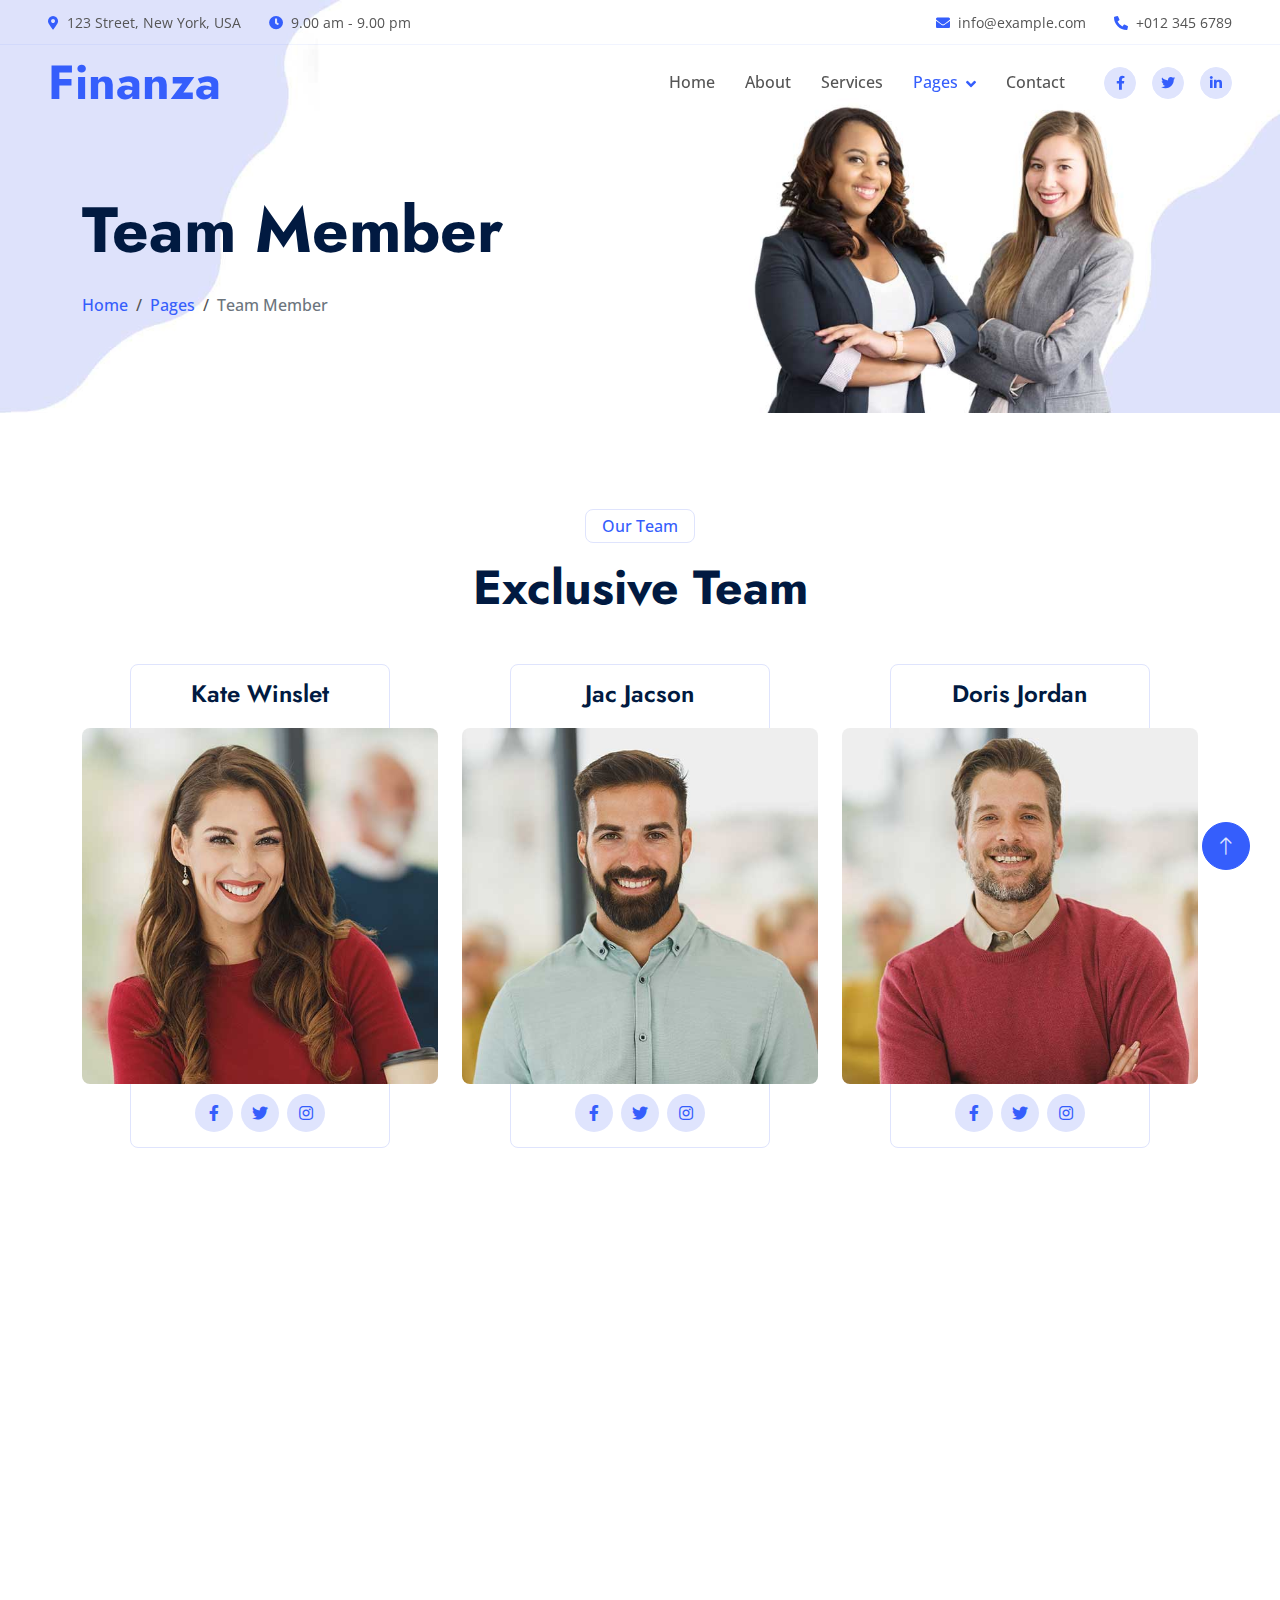
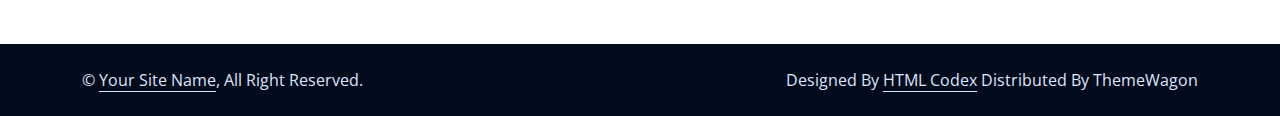
<file: team.html>
<!DOCTYPE html>
<html lang="en">

<head>
    <meta charset="utf-8">
    <title>Finanza - Financial Services Website Template</title>
    <meta content="width=device-width, initial-scale=1.0" name="viewport">
    <meta content="" name="keywords">
    <meta content="" name="description">

    <!-- Favicon -->
    <link href="img/favicon.ico" rel="icon">

    <!-- Google Web Fonts -->
    <link rel="preconnect" href="https://fonts.googleapis.com">
    <link rel="preconnect" href="https://fonts.gstatic.com" crossorigin>
    <link
        href="https://fonts.googleapis.com/css2?family=Jost:wght@500;600;700&family=Open+Sans:wght@400;500&display=swap"
        rel="stylesheet">

    <!-- Icon Font Stylesheet -->
    <link href="https://cdnjs.cloudflare.com/ajax/libs/font-awesome/5.10.0/css/all.min.css" rel="stylesheet">
    <link href="https://cdn.jsdelivr.net/npm/bootstrap-icons@1.4.1/font/bootstrap-icons.css" rel="stylesheet">

    <!-- Libraries Stylesheet -->
    <link href="lib/animate/animate.min.css" rel="stylesheet">
    <link href="lib/owlcarousel/assets/owl.carousel.min.css" rel="stylesheet">

    <!-- Customized Bootstrap Stylesheet -->
    <link href="css/bootstrap.min.css" rel="stylesheet">

    <!-- Template Stylesheet -->
    <link href="css/style.css" rel="stylesheet">
</head>

<body>
    <!-- Spinner Start -->
    <div id="spinner"
        class="show bg-white position-fixed translate-middle w-100 vh-100 top-50 start-50 d-flex align-items-center justify-content-center">
        <div class="spinner-border text-primary" role="status" style="width: 3rem; height: 3rem;"></div>
    </div>
    <!-- Spinner End -->


    <!-- Navbar Start -->
    <div class="container-fluid fixed-top px-0 wow fadeIn" data-wow-delay="0.1s">
        <div class="top-bar row gx-0 align-items-center d-none d-lg-flex">
            <div class="col-lg-6 px-5 text-start">
                <small><i class="fa fa-map-marker-alt text-primary me-2"></i>123 Street, New York, USA</small>
                <small class="ms-4"><i class="fa fa-clock text-primary me-2"></i>9.00 am - 9.00 pm</small>
            </div>
            <div class="col-lg-6 px-5 text-end">
                <small><i class="fa fa-envelope text-primary me-2"></i>info@example.com</small>
                <small class="ms-4"><i class="fa fa-phone-alt text-primary me-2"></i>+012 345 6789</small>
            </div>
        </div>

        <nav class="navbar navbar-expand-lg navbar-light py-lg-0 px-lg-5 wow fadeIn" data-wow-delay="0.1s">
            <a href="index.html" class="navbar-brand ms-4 ms-lg-0">
                <h1 class="display-5 text-primary m-0">Finanza</h1>
            </a>
            <button type="button" class="navbar-toggler me-4" data-bs-toggle="collapse"
                data-bs-target="#navbarCollapse">
                <span class="navbar-toggler-icon"></span>
            </button>
            <div class="collapse navbar-collapse" id="navbarCollapse">
                <div class="navbar-nav ms-auto p-4 p-lg-0">
                    <a href="index.html" class="nav-item nav-link">Home</a>
                    <a href="about.html" class="nav-item nav-link">About</a>
                    <a href="service.html" class="nav-item nav-link">Services</a>
                    <div class="nav-item dropdown">
                        <a href="#" class="nav-link dropdown-toggle active" data-bs-toggle="dropdown">Pages</a>
                        <div class="dropdown-menu border-light m-0">
                            <a href="project.html" class="dropdown-item">Projects</a>
                            <a href="feature.html" class="dropdown-item">Features</a>
                            <a href="team.html" class="dropdown-item active">Team Member</a>
                            <a href="testimonial.html" class="dropdown-item">Testimonial</a>
                            <a href="404.html" class="dropdown-item">404 Page</a>
                        </div>
                    </div>
                    <a href="contact.html" class="nav-item nav-link">Contact</a>
                </div>
                <div class="d-none d-lg-flex ms-2">
                    <a class="btn btn-light btn-sm-square rounded-circle ms-3" href="">
                        <small class="fab fa-facebook-f text-primary"></small>
                    </a>
                    <a class="btn btn-light btn-sm-square rounded-circle ms-3" href="">
                        <small class="fab fa-twitter text-primary"></small>
                    </a>
                    <a class="btn btn-light btn-sm-square rounded-circle ms-3" href="">
                        <small class="fab fa-linkedin-in text-primary"></small>
                    </a>
                </div>
            </div>
        </nav>
    </div>
    <!-- Navbar End -->


    <!-- Page Header Start -->
    <div class="container-fluid page-header mb-5 wow fadeIn" data-wow-delay="0.1s">
        <div class="container">
            <h1 class="display-3 mb-4 animated slideInDown">Team Member</h1>
            <nav aria-label="breadcrumb animated slideInDown">
                <ol class="breadcrumb mb-0">
                    <li class="breadcrumb-item"><a href="#">Home</a></li>
                    <li class="breadcrumb-item"><a href="#">Pages</a></li>
                    <li class="breadcrumb-item active" aria-current="page">Team Member</li>
                </ol>
            </nav>
        </div>
    </div>
    <!-- Page Header End -->


    <!-- Team Start -->
    <div class="container-xxl py-5">
        <div class="container">
            <div class="text-center mx-auto wow fadeInUp" data-wow-delay="0.1s" style="max-width: 600px;">
                <p class="d-inline-block border rounded text-primary fw-semi-bold py-1 px-3">Our Team</p>
                <h1 class="display-5 mb-5">Exclusive Team</h1>
            </div>
            <div class="row g-4">
                <div class="col-lg-4 col-md-6 wow fadeInUp" data-wow-delay="0.1s">
                    <div class="team-item">
                        <img class="img-fluid rounded" src="img/team-1.jpg" alt="">
                        <div class="team-text">
                            <h4 class="mb-0">Kate Winslet</h4>
                            <div class="team-social d-flex">
                                <a class="btn btn-square rounded-circle mx-1" href=""><i
                                        class="fab fa-facebook-f"></i></a>
                                <a class="btn btn-square rounded-circle mx-1" href=""><i class="fab fa-twitter"></i></a>
                                <a class="btn btn-square rounded-circle mx-1" href=""><i
                                        class="fab fa-instagram"></i></a>
                            </div>
                        </div>
                    </div>
                </div>
                <div class="col-lg-4 col-md-6 wow fadeInUp" data-wow-delay="0.3s">
                    <div class="team-item">
                        <img class="img-fluid rounded" src="img/team-2.jpg" alt="">
                        <div class="team-text">
                            <h4 class="mb-0">Jac Jacson</h4>
                            <div class="team-social d-flex">
                                <a class="btn btn-square rounded-circle mx-1" href=""><i
                                        class="fab fa-facebook-f"></i></a>
                                <a class="btn btn-square rounded-circle mx-1" href=""><i class="fab fa-twitter"></i></a>
                                <a class="btn btn-square rounded-circle mx-1" href=""><i
                                        class="fab fa-instagram"></i></a>
                            </div>
                        </div>
                    </div>
                </div>
                <div class="col-lg-4 col-md-6 wow fadeInUp" data-wow-delay="0.5s">
                    <div class="team-item">
                        <img class="img-fluid rounded" src="img/team-3.jpg" alt="">
                        <div class="team-text">
                            <h4 class="mb-0">Doris Jordan</h4>
                            <div class="team-social d-flex">
                                <a class="btn btn-square rounded-circle mx-1" href=""><i
                                        class="fab fa-facebook-f"></i></a>
                                <a class="btn btn-square rounded-circle mx-1" href=""><i class="fab fa-twitter"></i></a>
                                <a class="btn btn-square rounded-circle mx-1" href=""><i
                                        class="fab fa-instagram"></i></a>
                            </div>
                        </div>
                    </div>
                </div>
            </div>
        </div>
    </div>
    <!-- Team End -->


    <!-- Footer Start -->
    <div class="container-fluid bg-dark text-light footer mt-5 py-5 wow fadeIn" data-wow-delay="0.1s">
        <div class="container py-5">
            <div class="row g-5">
                <div class="col-lg-3 col-md-6">
                    <h4 class="text-white mb-4">Our Office</h4>
                    <p class="mb-2"><i class="fa fa-map-marker-alt me-3"></i>123 Street, New York, USA</p>
                    <p class="mb-2"><i class="fa fa-phone-alt me-3"></i>+012 345 67890</p>
                    <p class="mb-2"><i class="fa fa-envelope me-3"></i>info@example.com</p>
                    <div class="d-flex pt-2">
                        <a class="btn btn-square btn-outline-light rounded-circle me-2" href=""><i
                                class="fab fa-twitter"></i></a>
                        <a class="btn btn-square btn-outline-light rounded-circle me-2" href=""><i
                                class="fab fa-facebook-f"></i></a>
                        <a class="btn btn-square btn-outline-light rounded-circle me-2" href=""><i
                                class="fab fa-youtube"></i></a>
                        <a class="btn btn-square btn-outline-light rounded-circle me-2" href=""><i
                                class="fab fa-linkedin-in"></i></a>
                    </div>
                </div>
                <div class="col-lg-3 col-md-6">
                    <h4 class="text-white mb-4">Services</h4>
                    <a class="btn btn-link" href="">Financial Planning</a>
                    <a class="btn btn-link" href="">Cash Investment</a>
                    <a class="btn btn-link" href="">Financial Consultancy</a>
                    <a class="btn btn-link" href="">Business Loans</a>
                    <a class="btn btn-link" href="">Business Analysis</a>
                </div>
                <div class="col-lg-3 col-md-6">
                    <h4 class="text-white mb-4">Quick Links</h4>
                    <a class="btn btn-link" href="">About Us</a>
                    <a class="btn btn-link" href="">Contact Us</a>
                    <a class="btn btn-link" href="">Our Services</a>
                    <a class="btn btn-link" href="">Terms & Condition</a>
                    <a class="btn btn-link" href="">Support</a>
                </div>
                <div class="col-lg-3 col-md-6">
                    <h4 class="text-white mb-4">Newsletter</h4>
                    <p>Dolor amet sit justo amet elitr clita ipsum elitr est.</p>
                    <div class="position-relative w-100">
                        <input class="form-control bg-white border-0 w-100 py-3 ps-4 pe-5" type="text"
                            placeholder="Your email">
                        <button type="button"
                            class="btn btn-primary py-2 position-absolute top-0 end-0 mt-2 me-2">SignUp</button>
                    </div>
                </div>
            </div>
        </div>
    </div>
    <!-- Footer End -->


    <!-- Copyright Start -->
    <div class="container-fluid copyright py-4">
        <div class="container">
            <div class="row">
                <div class="col-md-6 text-center text-md-start mb-3 mb-md-0">
                    &copy; <a class="border-bottom" href="#">Your Site Name</a>, All Right Reserved.
                </div>
                <div class="col-md-6 text-center text-md-end">
                    <!--/*** This template is free as long as you keep the footer author’s credit link/attribution link/backlink. If you'd like to use the template without the footer author’s credit link/attribution link/backlink, you can purchase the Credit Removal License from "https://htmlcodex.com/credit-removal". Thank you for your support. ***/-->
                    Designed By <a class="border-bottom" href="https://htmlcodex.com">HTML Codex</a>  Distributed By <a
                    href="https://themewagon.com">ThemeWagon</a>
                </div>
            </div>
        </div>
    </div>
    <!-- Copyright End -->


    <!-- Back to Top -->
    <a href="#" class="btn btn-lg btn-primary btn-lg-square rounded-circle back-to-top"><i
            class="bi bi-arrow-up"></i></a>


    <!-- JavaScript Libraries -->
    <script src="https://code.jquery.com/jquery-3.4.1.min.js"></script>
    <script src="https://cdn.jsdelivr.net/npm/bootstrap@5.0.0/dist/js/bootstrap.bundle.min.js"></script>
    <script src="lib/wow/wow.min.js"></script>
    <script src="lib/easing/easing.min.js"></script>
    <script src="lib/waypoints/waypoints.min.js"></script>
    <script src="lib/owlcarousel/owl.carousel.min.js"></script>
    <script src="lib/counterup/counterup.min.js"></script>

    <!-- Template Javascript -->
    <script src="js/main.js"></script>
</body>

</html>
</file>
<file: css/style.css>
/********** Template CSS **********/
:root {
    --primary: #355EFC;
    --secondary: #E93C05;
    --tertiary: #555555;
    --light: #DFE4FD;
    --dark: #011A41;
}

.back-to-top {
    position: fixed;
    display: none;
    right: 30px;
    bottom: 30px;
    z-index: 99;
}

h1,
.h1,
h2,
.h2,
.fw-bold {
    font-weight: 700 !important;
}

h3,
.h3,
h4,
.h4,
.fw-medium {
    font-weight: 600 !important;
}

h5,
.h5,
h6,
.h6,
.fw-semi-bold {
    font-weight: 500 !important;
}


/*** Spinner ***/
#spinner {
    opacity: 0;
    visibility: hidden;
    transition: opacity .5s ease-out, visibility 0s linear .5s;
    z-index: 99999;
}

#spinner.show {
    transition: opacity .5s ease-out, visibility 0s linear 0s;
    visibility: visible;
    opacity: 1;
}


/*** Button ***/
.btn {
    transition: .5s;
    font-weight: 500;
}

.btn-primary,
.btn-outline-primary:hover {
    color: var(--light);
}

.btn-square {
    width: 38px;
    height: 38px;
}

.btn-sm-square {
    width: 32px;
    height: 32px;
}

.btn-lg-square {
    width: 48px;
    height: 48px;
}

.btn-square,
.btn-sm-square,
.btn-lg-square {
    padding: 0;
    display: flex;
    align-items: center;
    justify-content: center;
    font-weight: normal;
}


/*** Navbar ***/
.fixed-top {
    transition: .5s;
}

.top-bar {
    height: 45px;
    border-bottom: 1px solid rgba(53, 94, 252, .07);
}

.navbar .dropdown-toggle::after {
    border: none;
    content: "\f107";
    font-family: "Font Awesome 5 Free";
    font-weight: 900;
    vertical-align: middle;
    margin-left: 8px;
}

.navbar .navbar-nav .nav-link {
    padding: 25px 15px;
    color: var(--tertiary);
    font-weight: 500;
    outline: none;
}

.navbar .navbar-nav .nav-link:hover,
.navbar .navbar-nav .nav-link.active {
    color: var(--primary);
}

@media (max-width: 991.98px) {
    .navbar .navbar-nav {
        margin-top: 10px;
        border-top: 1px solid rgba(0, 0, 0, .07);
        background: #FFFFFF;
    }

    .navbar .navbar-nav .nav-link {
        padding: 10px 0;
    }
}

@media (min-width: 992px) {
    .navbar .nav-item .dropdown-menu {
        display: block;
        visibility: hidden;
        top: 100%;
        transform: rotateX(-75deg);
        transform-origin: 0% 0%;
        transition: .5s;
        opacity: 0;
    }

    .navbar .nav-item:hover .dropdown-menu {
        transform: rotateX(0deg);
        visibility: visible;
        transition: .5s;
        opacity: 1;
    }
}


/*** Header ***/
.carousel-caption {
    top: 0;
    left: 0;
    right: 0;
    bottom: 0;
    display: flex;
    align-items: center;
    justify-content: center;
    text-align: start;
    z-index: 1;
}

.carousel-control-prev,
.carousel-control-next {
    width: 3rem;
}

.carousel-control-prev-icon,
.carousel-control-next-icon {
    width: 3rem;
    height: 3rem;
    background-color: var(--primary);
    border: 10px solid var(--primary);
}

.carousel-control-prev-icon {
    border-radius: 0 3rem 3rem 0;
}

.carousel-control-next-icon {
    border-radius: 3rem 0 0 3rem;
}

@media (max-width: 768px) {
    #header-carousel .carousel-item {
        position: relative;
        min-height: 450px;
    }

    #header-carousel .carousel-item img {
        position: absolute;
        width: 100%;
        height: 100%;
        object-fit: cover;
    }
}

.page-header {
    padding-top: 12rem;
    padding-bottom: 6rem;
    background: url(../img/header.jpg) top left no-repeat;
    background-size: cover;
}

.page-header .breadcrumb-item,
.page-header .breadcrumb-item a {
    font-weight: 500;
}

.page-header .breadcrumb-item+.breadcrumb-item::before {
    color: var(--tertiary);
}


/*** Facts ***/
.facts {
    background: linear-gradient(rgba(53, 94, 252, .95), rgba(53, 94, 252, .95)), url(../img/bg.png);
}


/*** Callback ***/
.callback {
    position: relative;
}

.callback::before {
    position: absolute;
    content: "";
    width: 100%;
    height: 50%;
    top: 0;
    left: 0;
    background: linear-gradient(rgba(53, 94, 252, .95), rgba(53, 94, 252, .95)), url(../img/bg.png);
    z-index: -1;
}


/*** Feature ***/
.feature .feature-box,
.feature .feature-box * {
    transition: .5s;
}

.feature .feature-box:hover {
    background: var(--primary);
    border-color: var(--primary) !important;
}

.feature .feature-box:hover * {
    color: #FFFFFF !important;
}


/*** Service ***/
.service .nav .nav-link {
    transition: .5s;
}

.service .nav .nav-link.active {
    border-color: var(--primary) !important;
    background: var(--primary);
}

.service .nav .nav-link.active h5 {
    color: #FFFFFF !important;
}

.service .nav .nav-link.active h5 i {
    color: #FFFFFF !important;
}


/*** Project ***/
.project-item,
.project-item .project-img {
    position: relative;
}

.project-item .project-img a {
    position: absolute;
    width: 100%;
    height: 100%;
    top: 0;
    left: 0;
    background: rgba(255, 255, 255, .5);
    display: flex;
    align-items: center;
    justify-content: center;
    border-radius: 8px;
    opacity: 0;
    transition: .5s;
}

.project-item:hover .project-img a {
    opacity: 1;
}

.project-item .project-title {
    position: absolute;
    top: 3rem;
    right: 0;
    bottom: 0;
    left: 3rem;
    border: 1px solid var(--light);
    border-radius: 8px;
    display: flex;
    align-items: flex-end;
    padding: 18px;
    z-index: -1;
    transition: .5s;
}

.project-item:hover .project-title {
    background: var(--primary);
    border-color: var(--primary);
}

.project-item .project-title h4 {
    transition: .5s;
}

.project-item:hover .project-title h4 {
    color: #FFFFFF;
}

.project-carousel .owl-nav {
    margin-top: 25px;
    display: flex;
    justify-content: center;
}

.project-carousel .owl-nav .owl-prev,
.project-carousel .owl-nav .owl-next {
    margin: 0 12px;
    width: 45px;
    height: 45px;
    display: flex;
    align-items: center;
    justify-content: center;
    color: var(--primary);
    background: var(--light);
    border-radius: 45px;
    font-size: 22px;
    transition: .5s;
}

.project-carousel .owl-nav .owl-prev:hover,
.project-carousel .owl-nav .owl-next:hover {
    background: var(--primary);
    color: var(--light);
}


/*** Team ***/
.team-item {
    position: relative;
    padding: 4rem 0;
}

.team-item img {
    position: relative;
    z-index: 2;
}

.team-item .team-text {
    position: absolute;
    top: 0;
    right: 3rem;
    bottom: 0;
    left: 3rem;
    padding: 15px;
    border: 1px solid var(--light);
    border-radius: 8px;
    display: flex;
    flex-direction: column;
    align-items: center;
    justify-content: space-between;
    transition: .5s;
    z-index: 1;
}

.team-item:hover .team-text {
    background: var(--primary);
    border-color: var(--primary);
}

.team-item .team-text h4 {
    transition: .5s;
}

.team-item:hover .team-text h4 {
    color: #FFFFFF;
}

.team-item .team-social .btn {
    background: var(--light);
    color: var(--primary);
}

.team-item:hover .team-social .btn {
    background: #FFFFFF;
}

.team-item .team-social .btn:hover {
    background: var(--primary);
    color: var(--light);
}


/*** Testimonial ***/
.testimonial-item {
    position: relative;
    text-align: center;
    padding-top: 30px;
}

.testimonial-item .testimonial-text {
    position: relative;
    text-align: center;
}

.testimonial-item .testimonial-text .btn-square {
    position: absolute;
    width: 60px;
    height: 60px;
    top: -30px;
    left: 50%;
    transform: translateX(-50%);
}

.testimonial-item .testimonial-text::before {
    position: absolute;
    content: "";
    bottom: -60px;
    left: 50%;
    transform: translateX(-50%);
    border: 30px solid;
    border-color: var(--light) transparent transparent transparent;
}

.testimonial-item .testimonial-text::after {
    position: absolute;
    content: "";
    bottom: -59px;
    left: 50%;
    transform: translateX(-50%);
    border: 30px solid;
    border-color: #FFFFFF transparent transparent transparent;
}

.testimonial-carousel .owl-item img {
    margin: 0 auto;
    width: 100px;
    height: 100px;
}

.testimonial-carousel .owl-dots {
    margin-top: 25px;
    display: flex;
    align-items: flex-end;
    justify-content: center;
}

.testimonial-carousel .owl-dot {
    position: relative;
    display: inline-block;
    margin: 0 5px;
    width: 30px;
    height: 30px;
    border: 1px solid var(--light);
    border-radius: 30px;
    transition: .5s;
}

.testimonial-carousel .owl-dot::after {
    position: absolute;
    content: "";
    width: 16px;
    height: 16px;
    top: 6px;
    left: 6px;
    border-radius: 16px;
    background: var(--light);
    transition: .5s;
}

.testimonial-carousel .owl-dot.active {
    border-color: var(--primary);
}

.testimonial-carousel .owl-dot.active::after {
    background: var(--primary);
}


/*** Footer ***/
.footer .btn.btn-link {
    display: block;
    margin-bottom: 5px;
    padding: 0;
    text-align: left;
    color: var(--light);
    font-weight: normal;
    text-transform: capitalize;
    transition: .3s;
}

.footer .btn.btn-link::before {
    position: relative;
    content: "\f105";
    font-family: "Font Awesome 5 Free";
    font-weight: 900;
    margin-right: 10px;
}

.footer .btn.btn-link:hover {
    color: var(--primary);
    letter-spacing: 1px;
    box-shadow: none;
}

.copyright {
    color: var(--light);
    background: #000B1C;
}

.copyright a {
    color: var(--light);
}

.copyright a:hover {
    color: var(--primary);
}
</file>
<file: product_style.css>
#prod{
    padding: 10%;
    padding-top: 5%
}
</file>
